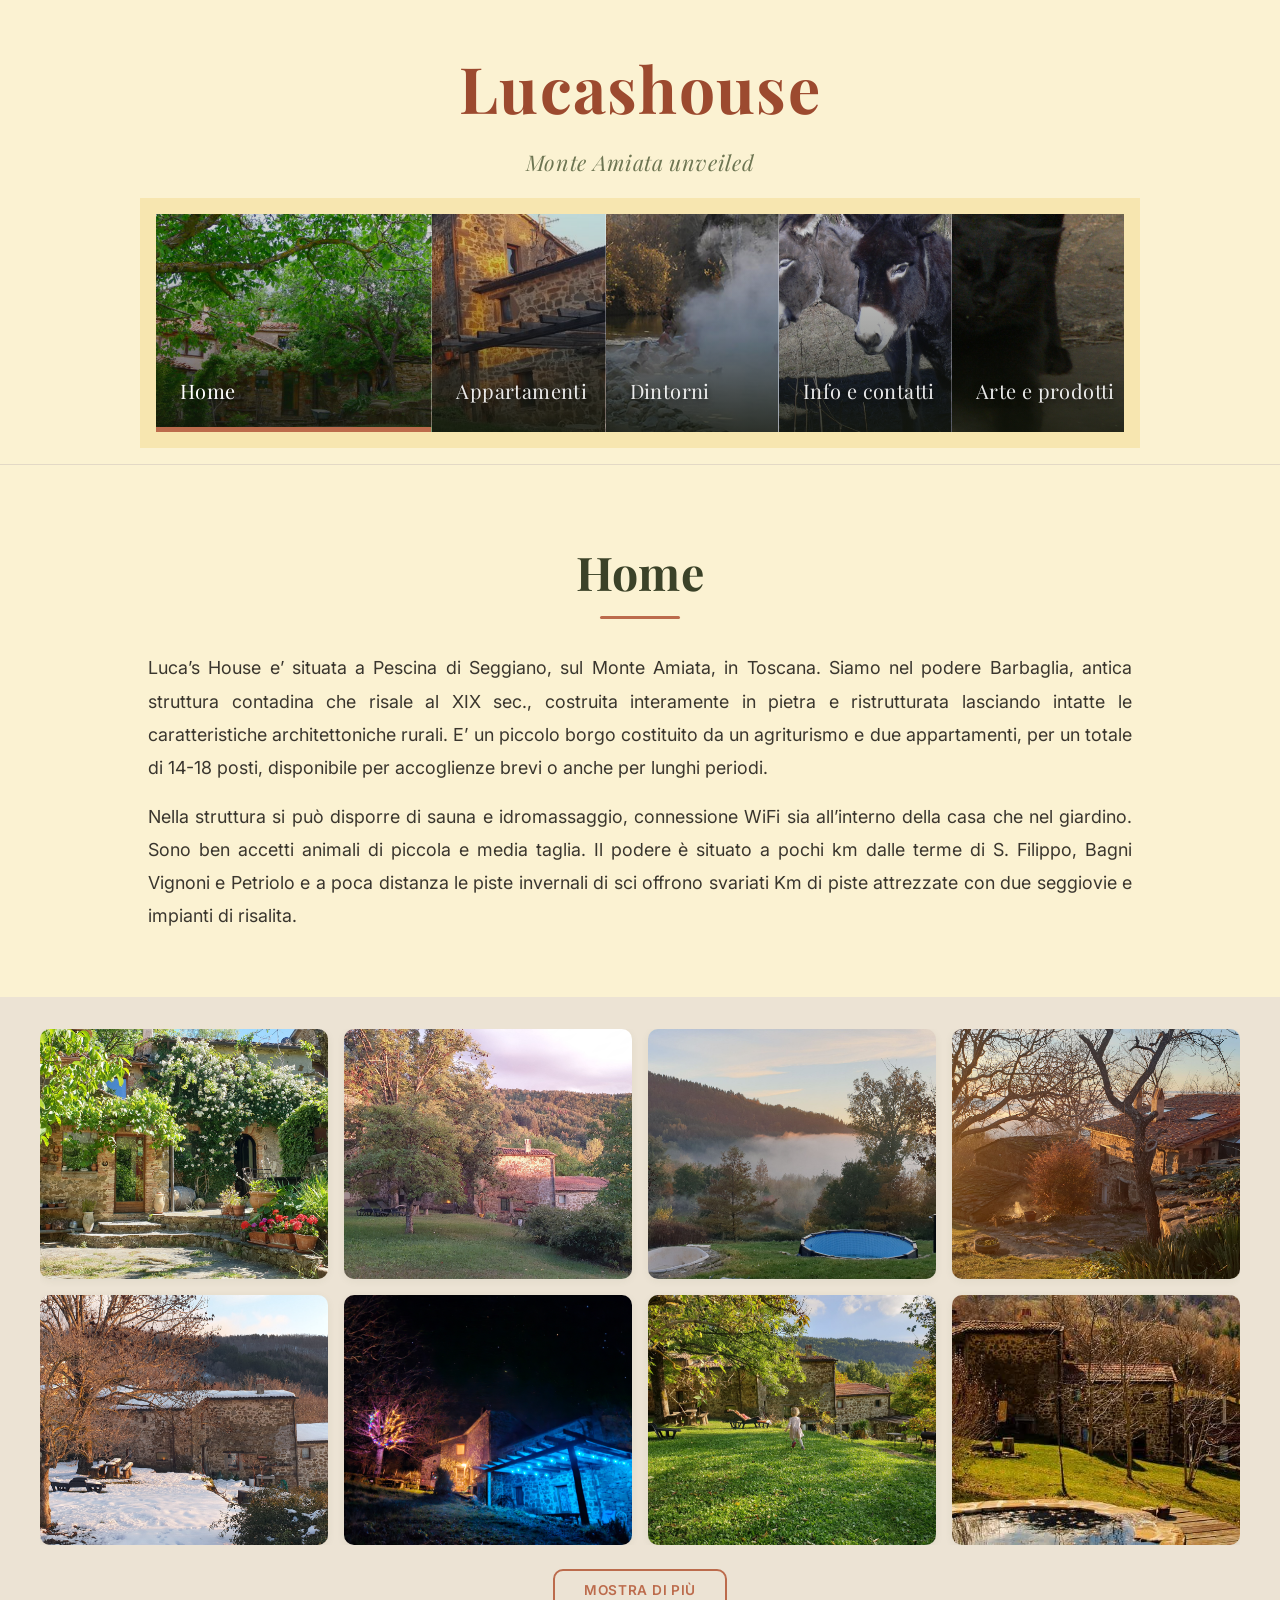
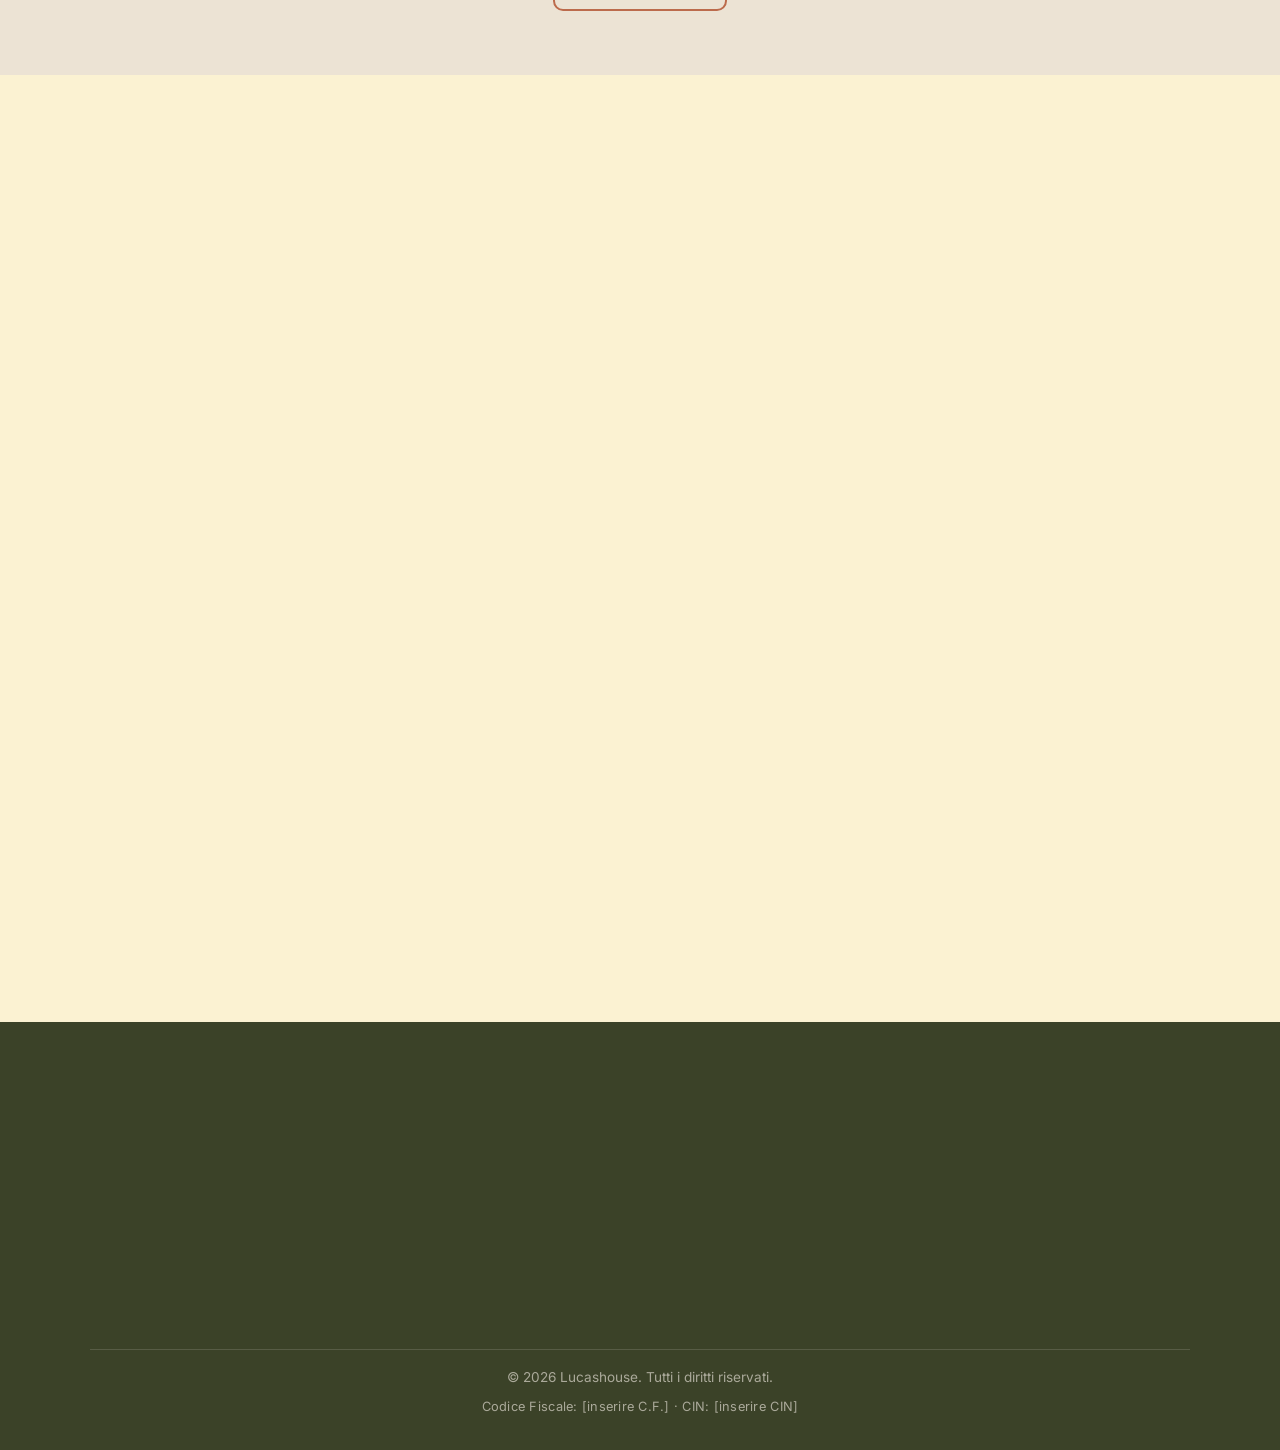
<file: index.html>
<!DOCTYPE html>
<html lang="it">

<head>
    <meta charset="UTF-8">
    <meta name="viewport" content="width=device-width, initial-scale=1.0, viewport-fit=cover">
    <meta name="theme-color" content="#fbf2d2">
    <meta name="description"
        content="Lucashouse, antico podere in pietra a Pescina di Seggiano sul Monte Amiata: appartamenti, sauna, idromassaggio e natura toscana.">
    <title>Lucashouse - Agriturismo in Toscana</title>
    <link rel="preconnect" href="https://fonts.googleapis.com">
    <link rel="preconnect" href="https://fonts.gstatic.com" crossorigin>
    <link
        href="https://fonts.googleapis.com/css2?family=Inter:wght@400;500;600&family=Playfair+Display:ital,wght@0,400;0,700;1,400&display=swap"
        rel="stylesheet">
    <link rel="stylesheet" href="https://cdnjs.cloudflare.com/ajax/libs/font-awesome/6.5.2/css/all.min.css">
    <link rel="stylesheet" href="styles/style.css">
</head>

<body>
    <a class="skip-link" href="#main">Vai al contenuto</a>
    <header>
        <div class="header-inner">
            <a href="index.html" class="logo">Lucashouse</a>
            <span class="logo-subtitle">Monte Amiata unveiled</span>

            <nav class="accordion-nav" aria-label="Navigazione principale">
                <a href="index.html" class="nav-item active" aria-current="page">
                    <span class="nav-text">Home</span>
                </a>
                <a href="apartments.html" class="nav-item">
                    <span class="nav-text">Appartamenti</span>
                </a>
                <a href="surroundings.html" class="nav-item">
                    <span class="nav-text">Dintorni</span>
                </a>
                <a href="info.html" class="nav-item">
                    <span class="nav-text">Info e contatti</span>
                </a>
                <a href="art.html" class="nav-item">
                    <span class="nav-text">Arte e prodotti</span>
                </a>
            </nav>
        </div>
    </header>

    <main id="main">
        <!-- Text Section 1 -->
        <section class="hero">
            <div class="content-text">
                <h1>Home</h1>
                <p>Luca’s House e’ situata a Pescina di Seggiano, sul Monte Amiata, in Toscana. Siamo nel podere
                    Barbaglia,
                    antica struttura contadina che risale al XIX sec., costruita interamente in pietra e ristrutturata
                    lasciando intatte le caratteristiche architettoniche rurali. E’ un piccolo borgo costituito da un
                    agriturismo e due appartamenti, per un totale di 14-18 posti, disponibile per accoglienze brevi o
                    anche
                    per lunghi periodi.</p>
                <p>Nella struttura si può disporre di sauna e idromassaggio, connessione WiFi sia all’interno della casa
                    che nel giardino. Sono ben accetti animali di piccola e media taglia. Il podere è situato a pochi km
                    dalle terme di S. Filippo, Bagni Vignoni e Petriolo e a poca distanza le piste invernali di sci
                    offrono
                    svariati Km di piste attrezzate con due seggiovie e impianti di risalita.</p>
            </div>
        </section>

        <!-- Gallery Section 1 -->
        <section class="content-gallery">
            <div class="gallery-container">
                <div class="gallery-grid collapsed" id="gallery1">
                    <img src="assets/1. Home/Home-s1-1.jpg" alt="Il podere in pietra visto dal giardino"
                        class="gallery-img" decoding="async">
                    <img src="assets/1. Home/Home-s1-2.jpg" alt="Scorcio del borgo di Lucashouse" class="gallery-img"
                        decoding="async">
                    <img src="assets/1. Home/Home-s1-3.jpg" alt="Dettaglio delle murature in pietra"
                        class="gallery-img" loading="lazy" decoding="async">
                    <img src="assets/1. Home/Home-s1-4.jpg" alt="Angolo del giardino attrezzato" class="gallery-img"
                        loading="lazy" decoding="async">
                    <img src="assets/1. Home/Home-s1-5.jpg" alt="Veduta della struttura" class="gallery-img"
                        loading="lazy" decoding="async">
                    <img src="assets/1. Home/Home-s1-6.jpg" alt="Interni dell'antico podere" class="gallery-img"
                        loading="lazy" decoding="async">
                    <img src="assets/1. Home/Home-s1-7.jpg" alt="Spazi comuni all'aperto" class="gallery-img"
                        loading="lazy" decoding="async">
                    <img src="assets/1. Home/Home-s1-8.jpg" alt="Il podere al tramonto" class="gallery-img"
                        loading="lazy" decoding="async">
                    <img src="assets/1. Home/Home-s1-9.jpeg" alt="Vista sulle colline circostanti" class="gallery-img"
                        loading="lazy" decoding="async">
                </div>
                <button type="button" class="show-more-btn" aria-controls="gallery1" aria-expanded="false"
                    onclick="toggleGallery('gallery1', this)">Mostra di più</button>
            </div>
        </section>

        <!-- Text Section 2 -->
        <section class="content-text">
            <h2>Immersi nella Natura</h2>
            <p>
                Il podere è completamente immerso nella natura, circondato dai campi coltivati biologicamente e dai
                boschi di pini e di castagni. E’ un luogo pensato per la pratica dello yoga, l’espressione artistica e
                il silenzio interiore.
                E’ uno spazio dedicato al benessere, alla presenza e alla riconnessione con se stessi, lontano dal
                rumore e
                dalla frenesia delle città. E’ un luogo ideale per osservare e incontrare caprioli, istrici, tassi,
                volpi e
                scoiattoli, poiane, sparvieri, e poi nugoli di lucciole e farfalle tra primavera e l’estate.
            </p>
            <p>
                Ideale per appassionati di bird-watching e trekking. Nelle vicinanze si pratica parapendio, equitazione
                per grandi e piccoli,
                mountain bike anche nei trails del Bike Park,e si puo’ camminare sospesi tra i grandi Faggi nel Parco
                Avventura.
            </p>
            <p>
                Grazie alla bellezza dei paesaggi è perfetta per organizzare Photo Tour, per accogliere ritiri yoga,
                pratiche di meditazione e workshop artistici in un’atmosfera intima e raccolta
            </p>
        </section>

        <!-- Gallery Section 2 -->
        <section class="content-gallery">
            <div class="gallery-container">
                <div class="gallery-grid collapsed" id="gallery2">
                    <img src="assets/1. Home/Home-s2-1.jpg" alt="Boschi di pini e castagni intorno al podere"
                        class="gallery-img" loading="lazy" decoding="async">
                    <img src="assets/1. Home/Home-s2-2.jpg" alt="Campi coltivati biologicamente" class="gallery-img"
                        loading="lazy" decoding="async">
                    <img src="assets/1. Home/Home-s2-3.jpg" alt="Sentiero nella natura del Monte Amiata"
                        class="gallery-img" loading="lazy" decoding="async">
                    <img src="assets/1. Home/Home-s2-4.jpg" alt="Paesaggio toscano al tramonto" class="gallery-img"
                        loading="lazy" decoding="async">
                </div>
                <button type="button" class="show-more-btn" aria-controls="gallery2" aria-expanded="false"
                    onclick="toggleGallery('gallery2', this)">Mostra di più</button>
            </div>
        </section>
    </main>

    <footer>
        <div class="footer-grid">
            <div class="footer-col">
                <h3>Lucashouse</h3>
                <p class="footer-tagline">Monte Amiata unveiled</p>
                <p>Antico podere in pietra immerso nella natura toscana, tra olivi e boschi del Monte Amiata.</p>
            </div>
            <div class="footer-col">
                <h4>Contatti</h4>
                <p><i class="fa-solid fa-location-dot"></i> Podere Barbaglia, 58038 Pescina Seggiano (GR)</p>
                <p><i class="fa-solid fa-phone"></i> <a href="tel:+393388843720">338 884 3720</a></p>
                <p><i class="fa-solid fa-envelope"></i> <a href="mailto:info@lucashouse.it">info@lucashouse.it</a></p>
            </div>
            <div class="footer-col">
                <h4>Esplora</h4>
                <ul>
                    <li><a href="index.html">Home</a></li>
                    <li><a href="apartments.html">Appartamenti</a></li>
                    <li><a href="surroundings.html">Dintorni</a></li>
                    <li><a href="info.html">Info e contatti</a></li>
                    <li><a href="art.html">Arte e prodotti</a></li>
                </ul>
                <div class="footer-social">
                    <a href="#" target="_blank" rel="noopener" aria-label="Airbnb"><i class="fa-brands fa-airbnb"></i></a>
                    <a href="#" target="_blank" rel="noopener" aria-label="Instagram"><i
                            class="fa-brands fa-instagram"></i></a>
                    <a href="#" target="_blank" rel="noopener" aria-label="Facebook"><i
                            class="fa-brands fa-facebook-f"></i></a>
                </div>
            </div>
        </div>
        <div class="footer-bottom">
            <p>&copy; 2026 Lucashouse. Tutti i diritti riservati.</p>
            <p class="footer-legal">Codice Fiscale: [inserire C.F.] &middot; CIN: [inserire CIN]</p>
        </div>
    </footer>

    <!-- Lightbox Modal -->
    <div id="lightbox" class="lightbox" role="dialog" aria-modal="true" aria-label="Galleria fotografica">
        <button type="button" class="close" aria-label="Chiudi la galleria">&times;</button>
        <button type="button" class="prev" aria-label="Foto precedente">&#10094;</button>
        <img class="lightbox-content" id="lightbox-img" alt="">
        <button type="button" class="next" aria-label="Foto successiva">&#10095;</button>
        <p class="lightbox-counter" id="lightbox-counter" aria-live="polite"></p>
    </div>

    <!-- Barra contatti rapidi (solo mobile) -->
    <nav class="mobile-cta" aria-label="Contatti rapidi">
        <a href="tel:+393388843720"><i class="fa-solid fa-phone" aria-hidden="true"></i><span>Chiama</span></a>
        <a href="mailto:info@lucashouse.it"><i class="fa-solid fa-envelope"
                aria-hidden="true"></i><span>Email</span></a>
        <a href="info.html#calendario" class="is-primary"><i class="fa-regular fa-calendar-check"
                aria-hidden="true"></i><span>Disponibilità</span></a>
    </nav>

    <script src="scripts/main.js"></script>
</body>

</html>
</file>
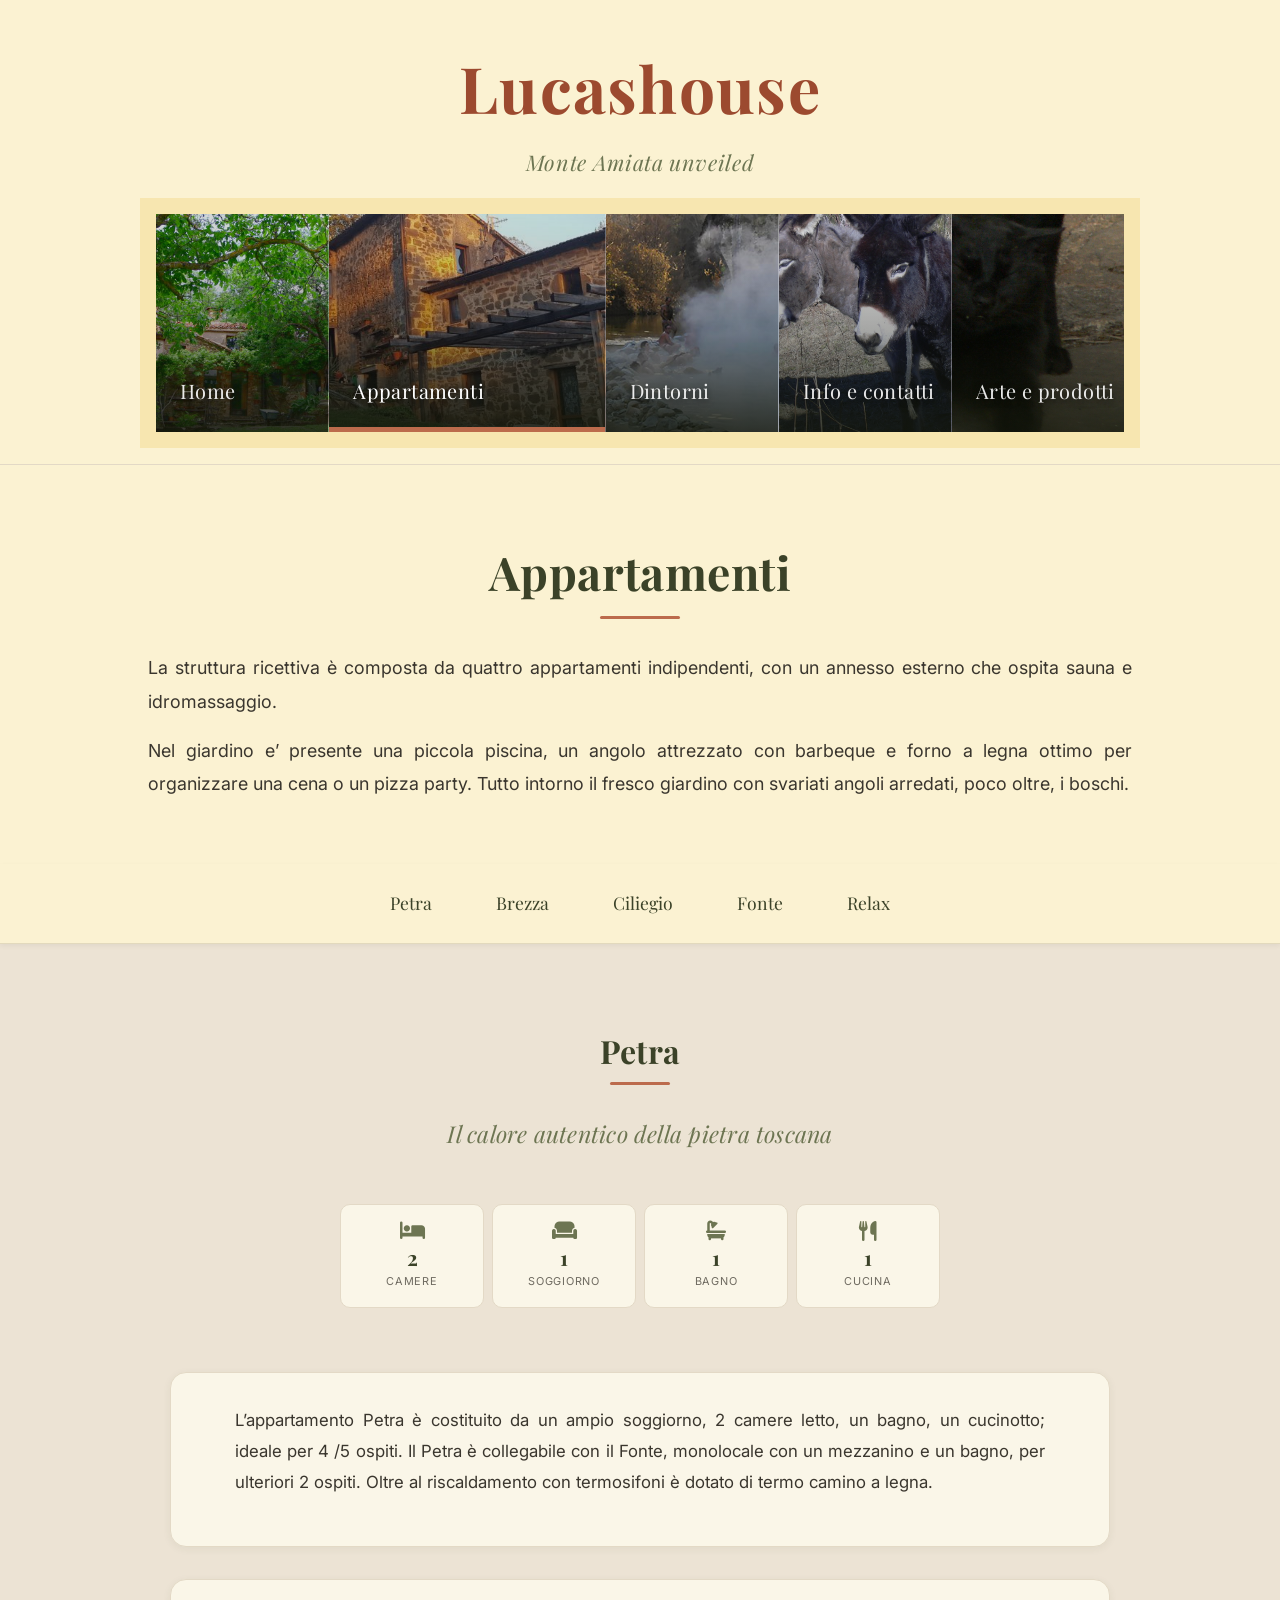
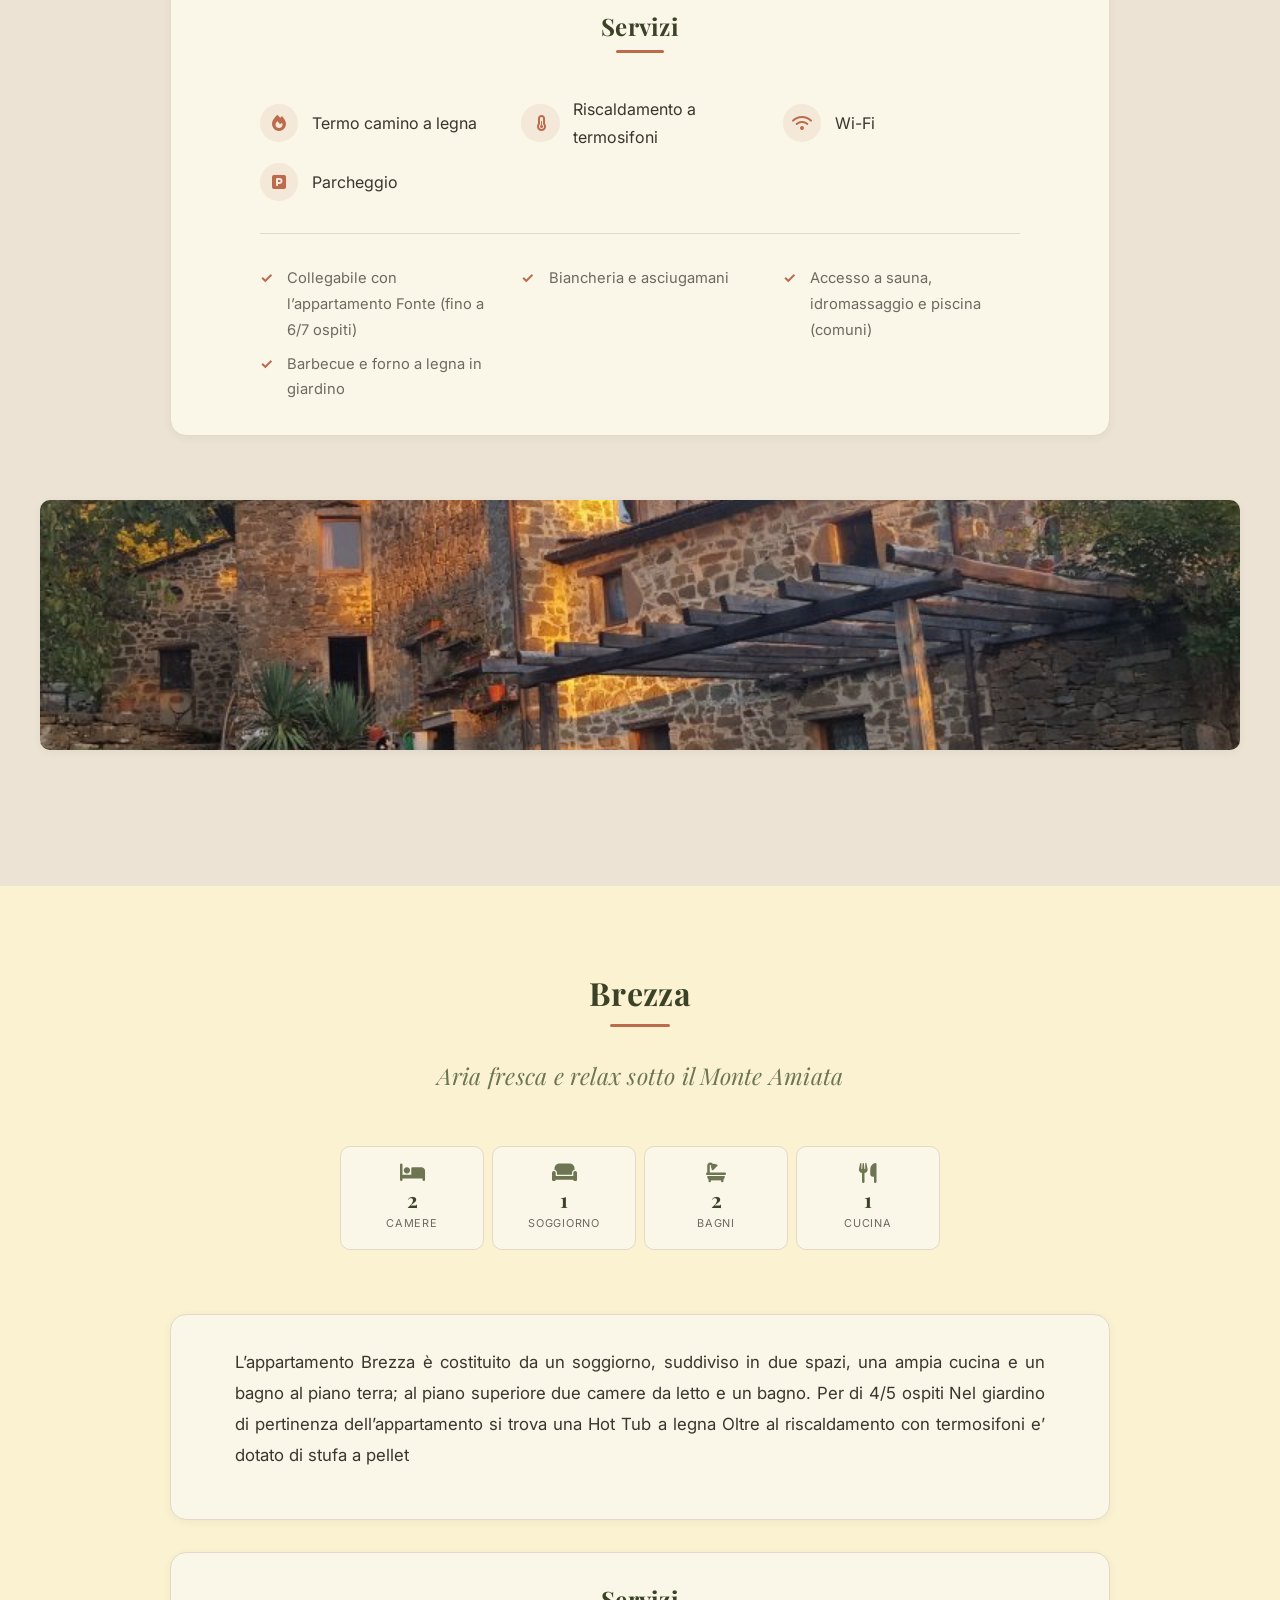
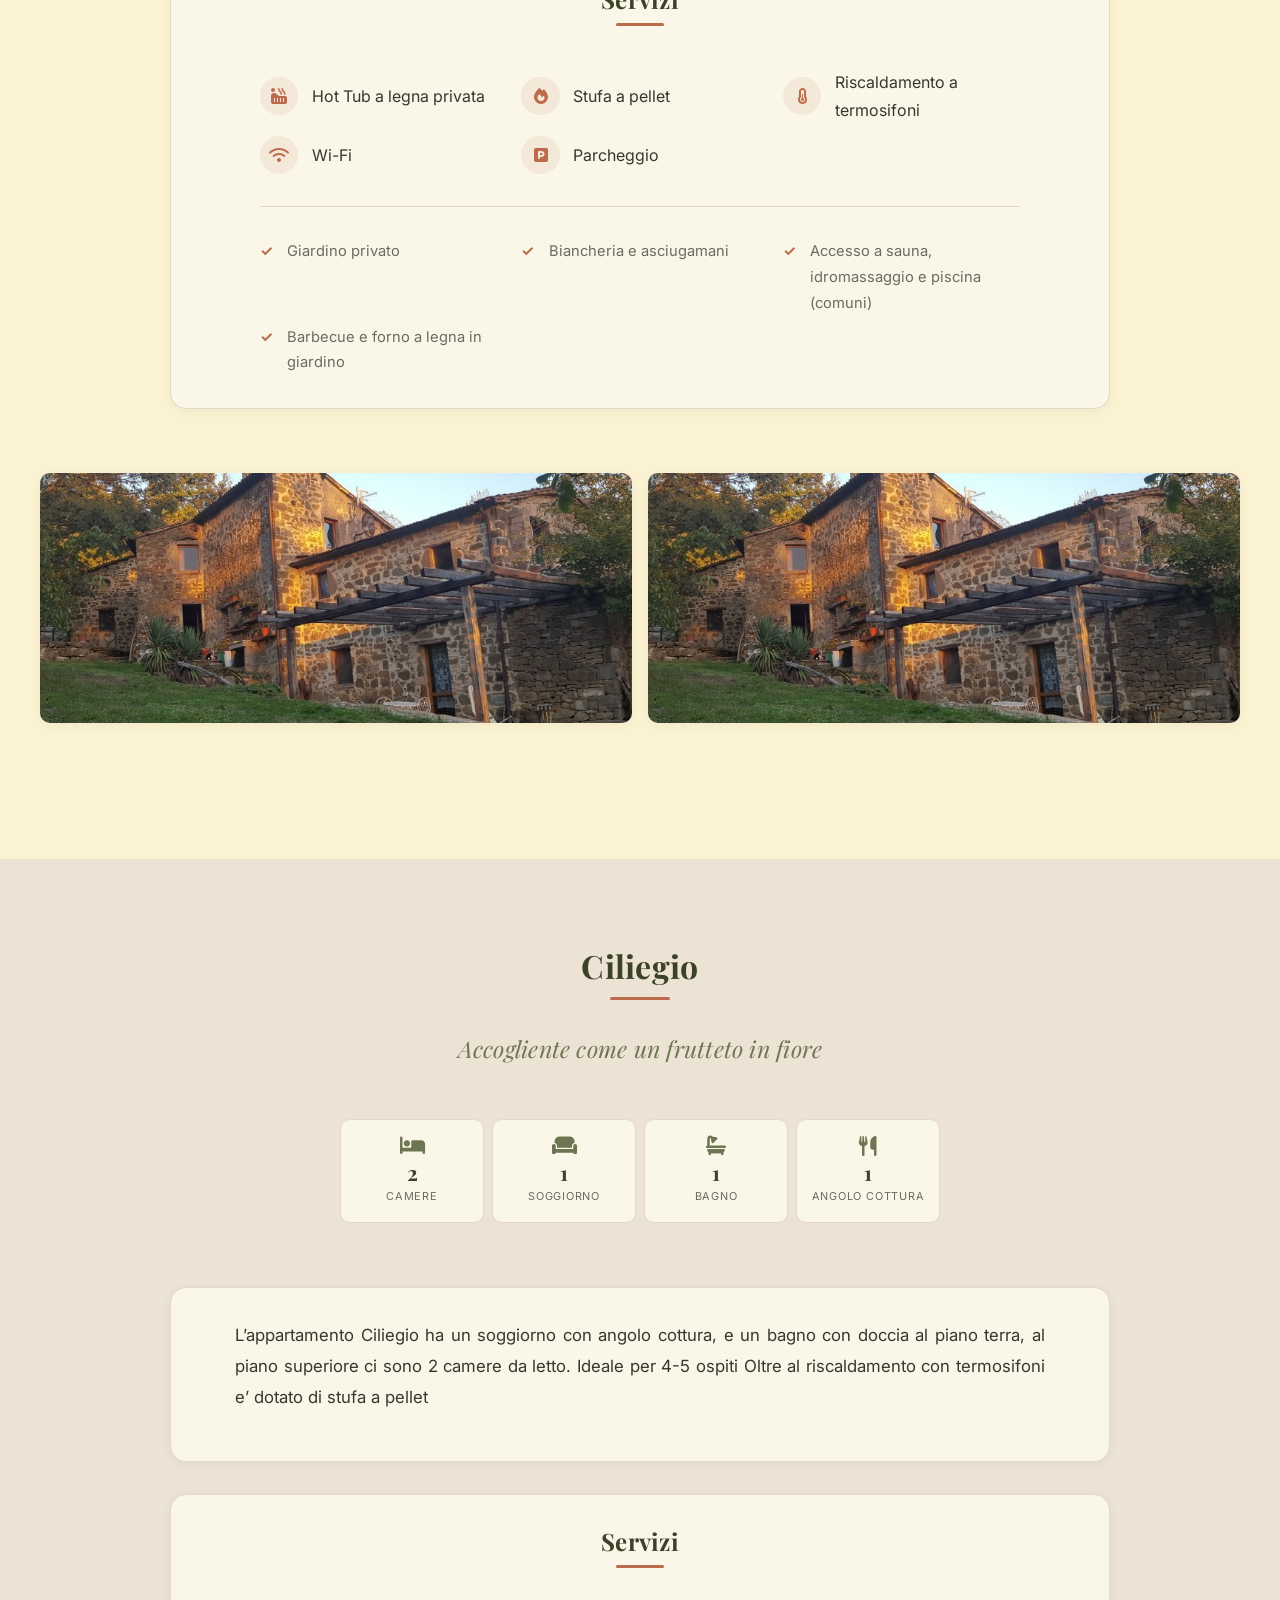
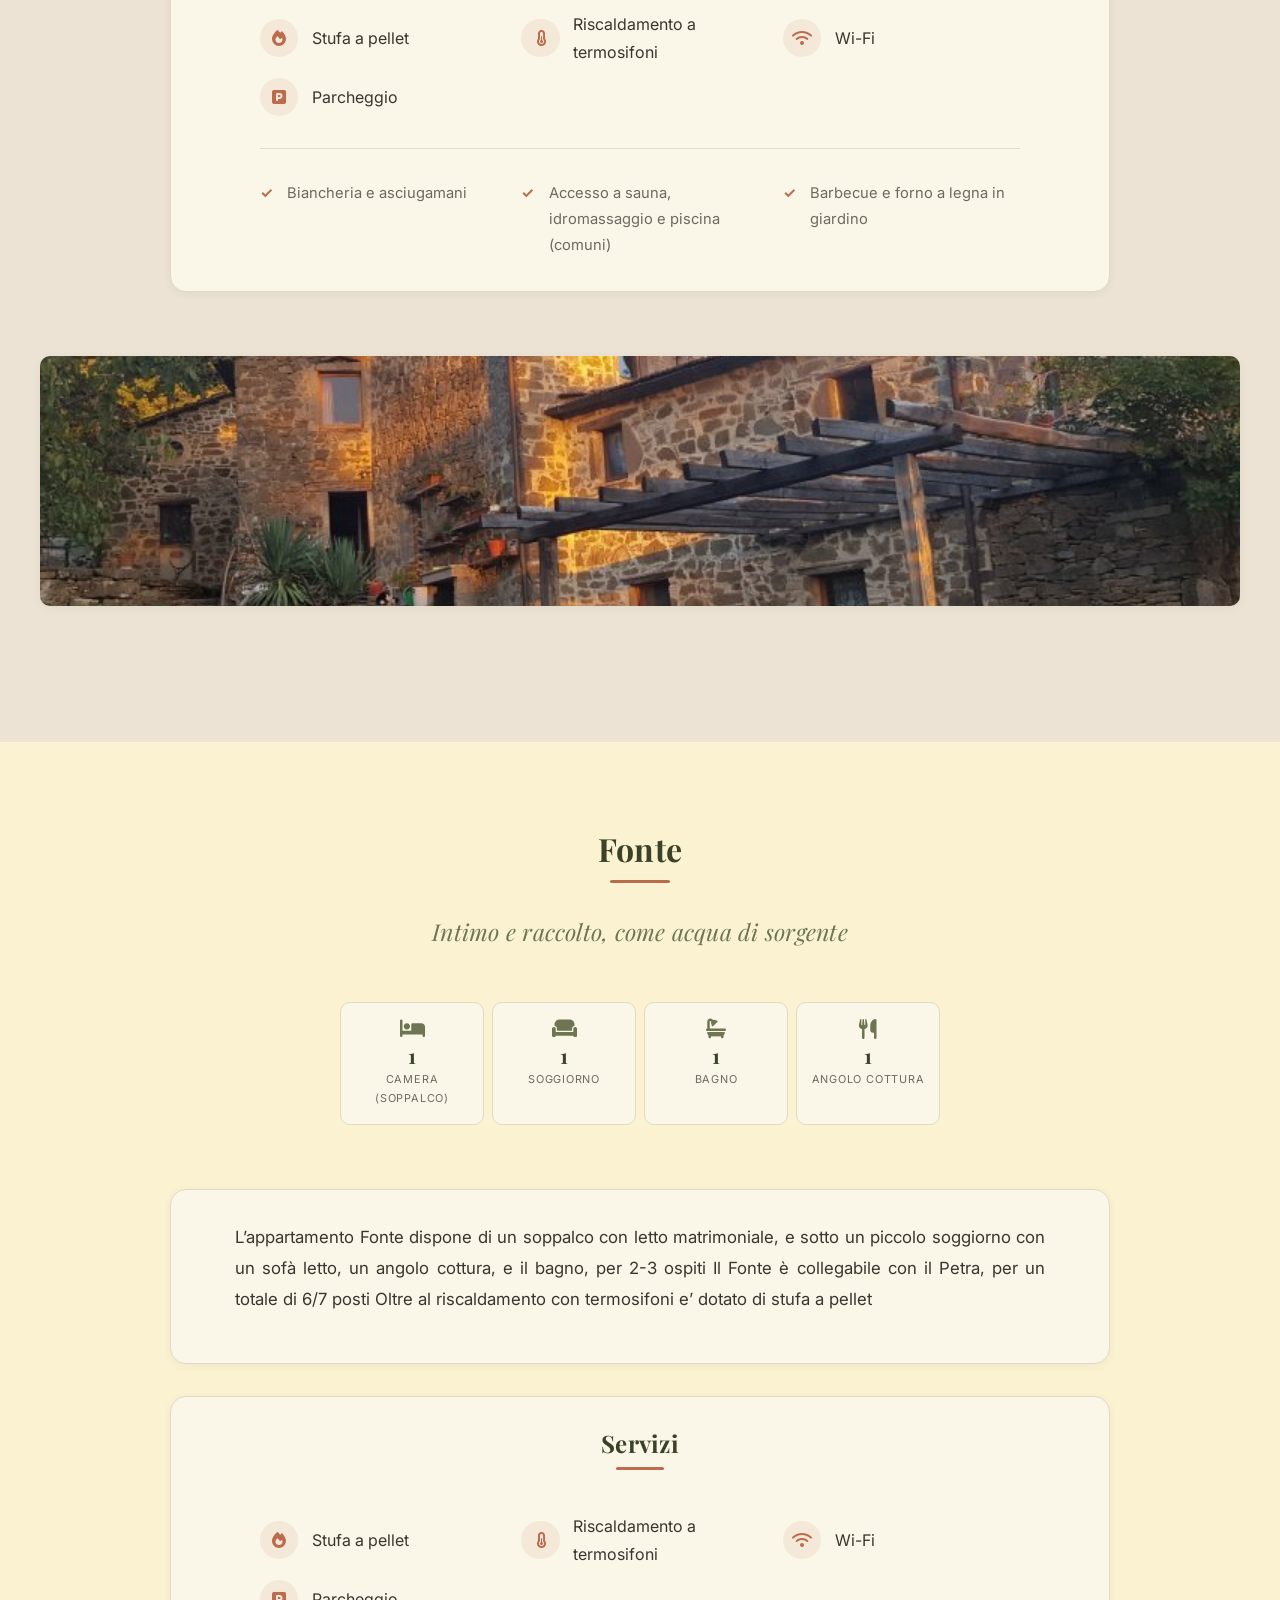
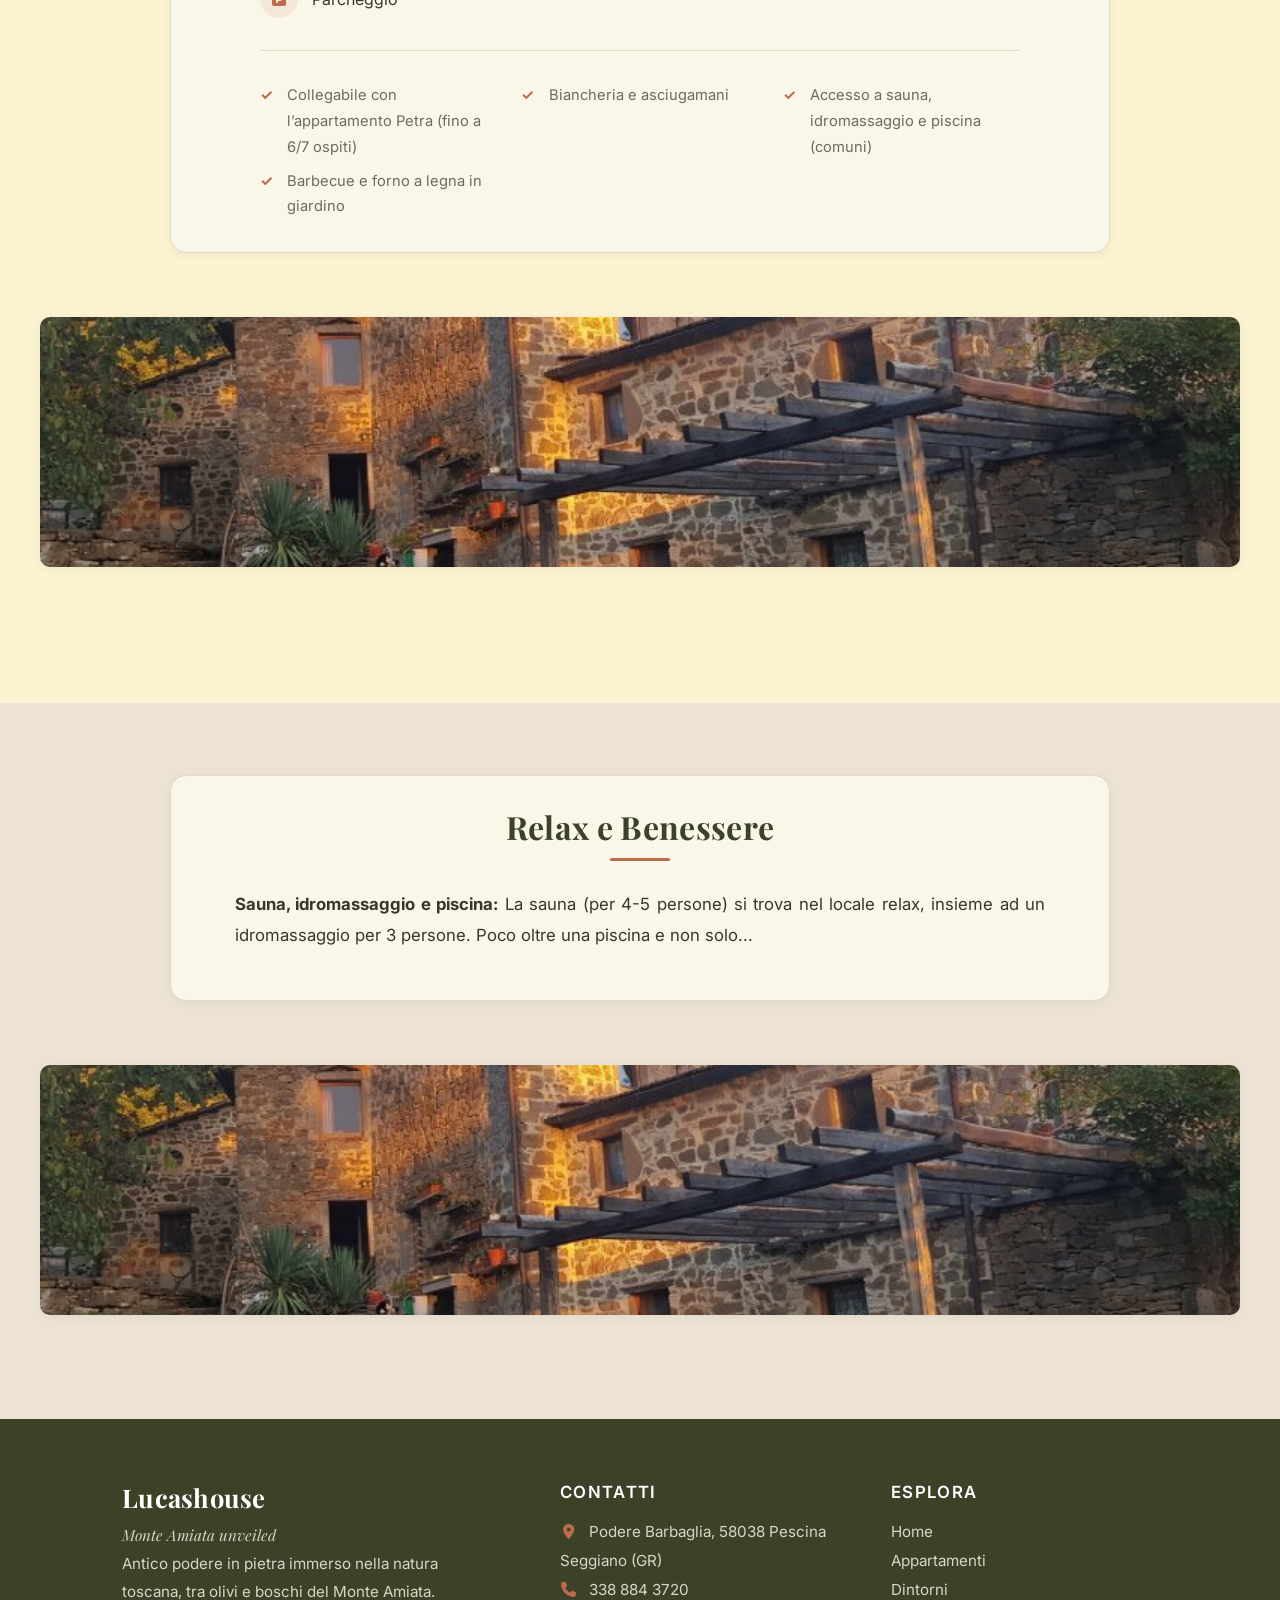
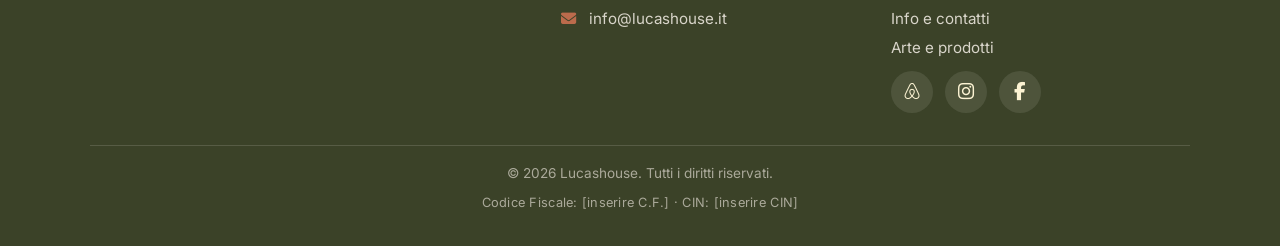
<file: apartments.html>
<!DOCTYPE html>
<html lang="it">

<head>
    <meta charset="UTF-8">
    <meta name="viewport" content="width=device-width, initial-scale=1.0, viewport-fit=cover">
    <meta name="theme-color" content="#fbf2d2">
    <meta name="description"
        content="I quattro appartamenti di Lucashouse — Petra, Brezza, Ciliegio e Fonte — con sauna, idromassaggio e piscina sul Monte Amiata.">
    <title>Appartamenti - Lucashouse</title>
    <link rel="preconnect" href="https://fonts.googleapis.com">
    <link rel="preconnect" href="https://fonts.gstatic.com" crossorigin>
    <link
        href="https://fonts.googleapis.com/css2?family=Inter:wght@400;600&family=Playfair+Display:ital,wght@0,400;0,700;1,400&display=swap"
        rel="stylesheet">
    <link rel="stylesheet" href="https://cdnjs.cloudflare.com/ajax/libs/font-awesome/6.5.2/css/all.min.css">
    <link rel="stylesheet" href="styles/style.css">
</head>

<body>
    <a class="skip-link" href="#main">Vai al contenuto</a>
    <header>
        <div class="header-inner">
            <a href="index.html" class="logo">Lucashouse</a>
            <span class="logo-subtitle">Monte Amiata unveiled</span>

            <nav class="accordion-nav" aria-label="Navigazione principale">
                <a href="index.html" class="nav-item">
                    <span class="nav-text">Home</span>
                </a>
                <a href="apartments.html" class="nav-item active" aria-current="page">
                    <span class="nav-text">Appartamenti</span>
                </a>
                <a href="surroundings.html" class="nav-item">
                    <span class="nav-text">Dintorni</span>
                </a>
                <a href="info.html" class="nav-item">
                    <span class="nav-text">Info e contatti</span>
                </a>
                <a href="art.html" class="nav-item">
                    <span class="nav-text">Arte e prodotti</span>
                </a>
            </nav>
        </div>
    </header>

    <main id="main">
        <section class="hero">
            <div class="content-text">
                <h1>Appartamenti</h1>
                <p>
                    La struttura ricettiva è composta da quattro appartamenti indipendenti, con un annesso esterno che
                    ospita sauna e idromassaggio.
                </p>
                <p>
                    Nel giardino e’ presente una piccola piscina, un angolo attrezzato con barbeque e forno a legna
                    ottimo per organizzare una cena o un pizza party.
                    Tutto intorno il fresco giardino con svariati angoli arredati, poco oltre, i boschi.
                </p>
            </div>
        </section>

        <!-- Secondary Navigation -->
        <div class="secondary-nav-container">
            <nav class="secondary-nav" aria-label="Appartamenti">
                <a href="#petra">Petra</a>
                <a href="#brezza">Brezza</a>
                <a href="#ciliegio">Ciliegio</a>
                <a href="#fonte">Fonte</a>
                <a href="#relax">Relax</a>
            </nav>
        </div>

        <section id="petra" class="page-section container apartment">
            <div class="content-text">
                <h2>Petra</h2>
                <p class="apartment-subtitle">Il calore autentico della pietra toscana</p>
            </div>

            <!-- 4 box icone -->
            <div class="apartment-specs">
                <div class="spec-box"><i class="fa-solid fa-bed"></i><span class="spec-num">2</span><span
                        class="spec-label">Camere</span></div>
                <div class="spec-box"><i class="fa-solid fa-couch"></i><span class="spec-num">1</span><span
                        class="spec-label">Soggiorno</span></div>
                <div class="spec-box"><i class="fa-solid fa-bath"></i><span class="spec-num">1</span><span
                        class="spec-label">Bagno</span></div>
                <div class="spec-box"><i class="fa-solid fa-utensils"></i><span class="spec-num">1</span><span
                        class="spec-label">Cucina</span></div>
            </div>

            <div class="content-text">
                <p>
                    L’appartamento Petra è costituito da un ampio soggiorno, 2 camere letto, un bagno, un cucinotto;
                    ideale per 4 /5 ospiti.
                    Il Petra è collegabile con il Fonte, monolocale con un mezzanino e un bagno, per ulteriori 2 ospiti.
                    Oltre al riscaldamento con termosifoni è dotato di termo camino a legna.
                </p>
            </div>

            <!-- Servizi -->
            <div class="apartment-services">
                <h3>Servizi</h3>
                <div class="service-icons">
                    <span class="service-item"><i class="fa-solid fa-fire"></i> Termo camino a legna</span>
                    <span class="service-item"><i class="fa-solid fa-temperature-half"></i> Riscaldamento a
                        termosifoni</span>
                    <span class="service-item"><i class="fa-solid fa-wifi"></i> Wi-Fi <!-- TODO confermare --></span>
                    <span class="service-item"><i class="fa-solid fa-square-parking"></i> Parcheggio
                        <!-- TODO confermare --></span>
                </div>
                <ul class="service-list">
                    <li>Collegabile con l’appartamento Fonte (fino a 6/7 ospiti)</li>
                    <li>Biancheria e asciugamani <!-- TODO confermare --></li>
                    <li>Accesso a sauna, idromassaggio e piscina (comuni)</li>
                    <li>Barbecue e forno a legna in giardino</li>
                </ul>
            </div>

            <!-- Galleria -->
            <div class="content-gallery">
                <div class="gallery-container">
                    <div class="gallery-grid collapsed" id="gallery-petra">
                        <img src="assets/nav/nav_la_casa.jpg" alt="Appartamento Petra" class="gallery-img"
                            loading="lazy" decoding="async">
                        <!-- altre immagini reali da inserire -->
                    </div>
                    <button type="button" class="show-more-btn" aria-controls="gallery-petra" aria-expanded="false"
                        onclick="toggleGallery('gallery-petra', this)">Mostra di più</button>
                </div>
            </div>
        </section>

        <section id="brezza" class="page-section container apartment">
            <div class="content-text">
                <h2>Brezza</h2>
                <p class="apartment-subtitle">Aria fresca e relax sotto il Monte Amiata</p>
            </div>

            <!-- 4 box icone -->
            <div class="apartment-specs">
                <div class="spec-box"><i class="fa-solid fa-bed"></i><span class="spec-num">2</span><span
                        class="spec-label">Camere</span></div>
                <div class="spec-box"><i class="fa-solid fa-couch"></i><span class="spec-num">1</span><span
                        class="spec-label">Soggiorno</span></div>
                <div class="spec-box"><i class="fa-solid fa-bath"></i><span class="spec-num">2</span><span
                        class="spec-label">Bagni</span></div>
                <div class="spec-box"><i class="fa-solid fa-utensils"></i><span class="spec-num">1</span><span
                        class="spec-label">Cucina</span></div>
            </div>

            <div class="content-text">
                <p>
                    L’appartamento Brezza è costituito da un soggiorno, suddiviso in due spazi, una ampia cucina e un
                    bagno al piano terra;
                    al piano superiore due camere da letto e un bagno. Per di 4/5 ospiti
                    Nel giardino di pertinenza dell’appartamento si trova una Hot Tub a legna
                    Oltre al riscaldamento con termosifoni e’ dotato di stufa a pellet
                </p>
            </div>

            <!-- Servizi -->
            <div class="apartment-services">
                <h3>Servizi</h3>
                <div class="service-icons">
                    <span class="service-item"><i class="fa-solid fa-hot-tub-person"></i> Hot Tub a legna privata</span>
                    <span class="service-item"><i class="fa-solid fa-fire"></i> Stufa a pellet</span>
                    <span class="service-item"><i class="fa-solid fa-temperature-half"></i> Riscaldamento a
                        termosifoni</span>
                    <span class="service-item"><i class="fa-solid fa-wifi"></i> Wi-Fi <!-- TODO confermare --></span>
                    <span class="service-item"><i class="fa-solid fa-square-parking"></i> Parcheggio
                        <!-- TODO confermare --></span>
                </div>
                <ul class="service-list">
                    <li>Giardino privato</li>
                    <li>Biancheria e asciugamani <!-- TODO confermare --></li>
                    <li>Accesso a sauna, idromassaggio e piscina (comuni)</li>
                    <li>Barbecue e forno a legna in giardino</li>
                </ul>
            </div>

            <!-- Galleria -->
            <div class="content-gallery">
                <div class="gallery-container">
                    <div class="gallery-grid collapsed" id="gallery-brezza">
                        <img src="assets/nav/nav_la_casa.jpg" alt="Appartamento Brezza" class="gallery-img"
                            loading="lazy" decoding="async">
                        <img src="assets/nav/nav_la_casa.jpg" alt="Giardino privato del Brezza" class="gallery-img"
                            loading="lazy" decoding="async">
                        <!-- altre immagini reali da inserire -->
                    </div>
                    <button type="button" class="show-more-btn" aria-controls="gallery-brezza" aria-expanded="false"
                        onclick="toggleGallery('gallery-brezza', this)">Mostra di più</button>
                </div>
            </div>
        </section>

        <section id="ciliegio" class="page-section container apartment">
            <div class="content-text">
                <h2>Ciliegio</h2>
                <p class="apartment-subtitle">Accogliente come un frutteto in fiore</p>
            </div>

            <!-- 4 box icone -->
            <div class="apartment-specs">
                <div class="spec-box"><i class="fa-solid fa-bed"></i><span class="spec-num">2</span><span
                        class="spec-label">Camere</span></div>
                <div class="spec-box"><i class="fa-solid fa-couch"></i><span class="spec-num">1</span><span
                        class="spec-label">Soggiorno</span></div>
                <div class="spec-box"><i class="fa-solid fa-bath"></i><span class="spec-num">1</span><span
                        class="spec-label">Bagno</span></div>
                <div class="spec-box"><i class="fa-solid fa-utensils"></i><span class="spec-num">1</span><span
                        class="spec-label">Angolo cottura</span></div>
            </div>

            <div class="content-text">
                <p>
                    L’appartamento Ciliegio ha un soggiorno con angolo cottura, e un bagno con doccia al piano terra,
                    al piano superiore ci sono 2 camere da letto. Ideale per 4-5 ospiti
                    Oltre al riscaldamento con termosifoni e’ dotato di stufa a pellet
                </p>
            </div>

            <!-- Servizi -->
            <div class="apartment-services">
                <h3>Servizi</h3>
                <div class="service-icons">
                    <span class="service-item"><i class="fa-solid fa-fire"></i> Stufa a pellet</span>
                    <span class="service-item"><i class="fa-solid fa-temperature-half"></i> Riscaldamento a
                        termosifoni</span>
                    <span class="service-item"><i class="fa-solid fa-wifi"></i> Wi-Fi <!-- TODO confermare --></span>
                    <span class="service-item"><i class="fa-solid fa-square-parking"></i> Parcheggio
                        <!-- TODO confermare --></span>
                </div>
                <ul class="service-list">
                    <li>Biancheria e asciugamani <!-- TODO confermare --></li>
                    <li>Accesso a sauna, idromassaggio e piscina (comuni)</li>
                    <li>Barbecue e forno a legna in giardino</li>
                </ul>
            </div>

            <!-- Galleria -->
            <div class="content-gallery">
                <div class="gallery-container">
                    <div class="gallery-grid collapsed" id="gallery-ciliegio">
                        <img src="assets/nav/nav_la_casa.jpg" alt="Appartamento Ciliegio" class="gallery-img"
                            loading="lazy" decoding="async">
                        <!-- altre immagini reali da inserire -->
                    </div>
                    <button type="button" class="show-more-btn" aria-controls="gallery-ciliegio" aria-expanded="false"
                        onclick="toggleGallery('gallery-ciliegio', this)">Mostra di più</button>
                </div>
            </div>
        </section>

        <section id="fonte" class="page-section container apartment">
            <div class="content-text">
                <h2>Fonte</h2>
                <p class="apartment-subtitle">Intimo e raccolto, come acqua di sorgente</p>
            </div>

            <!-- 4 box icone -->
            <div class="apartment-specs">
                <div class="spec-box"><i class="fa-solid fa-bed"></i><span class="spec-num">1</span><span
                        class="spec-label">Camera (soppalco)</span></div>
                <div class="spec-box"><i class="fa-solid fa-couch"></i><span class="spec-num">1</span><span
                        class="spec-label">Soggiorno</span></div>
                <div class="spec-box"><i class="fa-solid fa-bath"></i><span class="spec-num">1</span><span
                        class="spec-label">Bagno</span></div>
                <div class="spec-box"><i class="fa-solid fa-utensils"></i><span class="spec-num">1</span><span
                        class="spec-label">Angolo cottura</span></div>
            </div>

            <div class="content-text">
                <p>
                    L’appartamento Fonte dispone di un soppalco con letto matrimoniale, e sotto un piccolo soggiorno con
                    un sofà letto, un angolo cottura, e il bagno, per 2-3 ospiti
                    Il Fonte è collegabile con il Petra, per un totale di 6/7 posti
                    Oltre al riscaldamento con termosifoni e’ dotato di stufa a pellet
                </p>
            </div>

            <!-- Servizi -->
            <div class="apartment-services">
                <h3>Servizi</h3>
                <div class="service-icons">
                    <span class="service-item"><i class="fa-solid fa-fire"></i> Stufa a pellet</span>
                    <span class="service-item"><i class="fa-solid fa-temperature-half"></i> Riscaldamento a
                        termosifoni</span>
                    <span class="service-item"><i class="fa-solid fa-wifi"></i> Wi-Fi <!-- TODO confermare --></span>
                    <span class="service-item"><i class="fa-solid fa-square-parking"></i> Parcheggio
                        <!-- TODO confermare --></span>
                </div>
                <ul class="service-list">
                    <li>Collegabile con l’appartamento Petra (fino a 6/7 ospiti)</li>
                    <li>Biancheria e asciugamani <!-- TODO confermare --></li>
                    <li>Accesso a sauna, idromassaggio e piscina (comuni)</li>
                    <li>Barbecue e forno a legna in giardino</li>
                </ul>
            </div>

            <!-- Galleria -->
            <div class="content-gallery">
                <div class="gallery-container">
                    <div class="gallery-grid collapsed" id="gallery-fonte">
                        <img src="assets/nav/nav_la_casa.jpg" alt="Appartamento Fonte" class="gallery-img"
                            loading="lazy" decoding="async">
                        <!-- altre immagini reali da inserire -->
                    </div>
                    <button type="button" class="show-more-btn" aria-controls="gallery-fonte" aria-expanded="false"
                        onclick="toggleGallery('gallery-fonte', this)">Mostra di più</button>
                </div>
            </div>
        </section>

        <section id="relax" class="page-section container">
            <div class="content-text">
                <h2>Relax e Benessere</h2>
                <p><strong>Sauna, idromassaggio e piscina:</strong> La sauna (per 4-5 persone) si trova nel locale
                    relax, insieme ad un idromassaggio per 3 persone. Poco oltre una piscina e non
                    solo...</p>
            </div>
            <div class="content-gallery">
                <div class="gallery-grid">
                    <img src="assets/nav/nav_la_casa.jpg" alt="Area relax con sauna e idromassaggio"
                        class="gallery-img" loading="lazy" decoding="async">
                </div>
            </div>
        </section>

    </main>

    <footer>
        <div class="footer-grid">
            <div class="footer-col">
                <h3>Lucashouse</h3>
                <p class="footer-tagline">Monte Amiata unveiled</p>
                <p>Antico podere in pietra immerso nella natura toscana, tra olivi e boschi del Monte Amiata.</p>
            </div>
            <div class="footer-col">
                <h4>Contatti</h4>
                <p><i class="fa-solid fa-location-dot"></i> Podere Barbaglia, 58038 Pescina Seggiano (GR)</p>
                <p><i class="fa-solid fa-phone"></i> <a href="tel:+393388843720">338 884 3720</a></p>
                <p><i class="fa-solid fa-envelope"></i> <a href="mailto:info@lucashouse.it">info@lucashouse.it</a></p>
            </div>
            <div class="footer-col">
                <h4>Esplora</h4>
                <ul>
                    <li><a href="index.html">Home</a></li>
                    <li><a href="apartments.html">Appartamenti</a></li>
                    <li><a href="surroundings.html">Dintorni</a></li>
                    <li><a href="info.html">Info e contatti</a></li>
                    <li><a href="art.html">Arte e prodotti</a></li>
                </ul>
                <div class="footer-social">
                    <a href="#" target="_blank" rel="noopener" aria-label="Airbnb"><i class="fa-brands fa-airbnb"></i></a>
                    <a href="#" target="_blank" rel="noopener" aria-label="Instagram"><i
                            class="fa-brands fa-instagram"></i></a>
                    <a href="#" target="_blank" rel="noopener" aria-label="Facebook"><i
                            class="fa-brands fa-facebook-f"></i></a>
                </div>
            </div>
        </div>
        <div class="footer-bottom">
            <p>&copy; 2026 Lucashouse. Tutti i diritti riservati.</p>
            <p class="footer-legal">Codice Fiscale: [inserire C.F.] &middot; CIN: [inserire CIN]</p>
        </div>
    </footer>

    <!-- Lightbox Modal -->
    <div id="lightbox" class="lightbox" role="dialog" aria-modal="true" aria-label="Galleria fotografica">
        <button type="button" class="close" aria-label="Chiudi la galleria">&times;</button>
        <button type="button" class="prev" aria-label="Foto precedente">&#10094;</button>
        <img class="lightbox-content" id="lightbox-img" alt="">
        <button type="button" class="next" aria-label="Foto successiva">&#10095;</button>
        <p class="lightbox-counter" id="lightbox-counter" aria-live="polite"></p>
    </div>

    <!-- Barra contatti rapidi (solo mobile) -->
    <nav class="mobile-cta" aria-label="Contatti rapidi">
        <a href="tel:+393388843720"><i class="fa-solid fa-phone" aria-hidden="true"></i><span>Chiama</span></a>
        <a href="mailto:info@lucashouse.it"><i class="fa-solid fa-envelope"
                aria-hidden="true"></i><span>Email</span></a>
        <a href="info.html#calendario" class="is-primary"><i class="fa-regular fa-calendar-check"
                aria-hidden="true"></i><span>Disponibilità</span></a>
    </nav>

    <script src="scripts/main.js"></script>
</body>

</html>
</file>
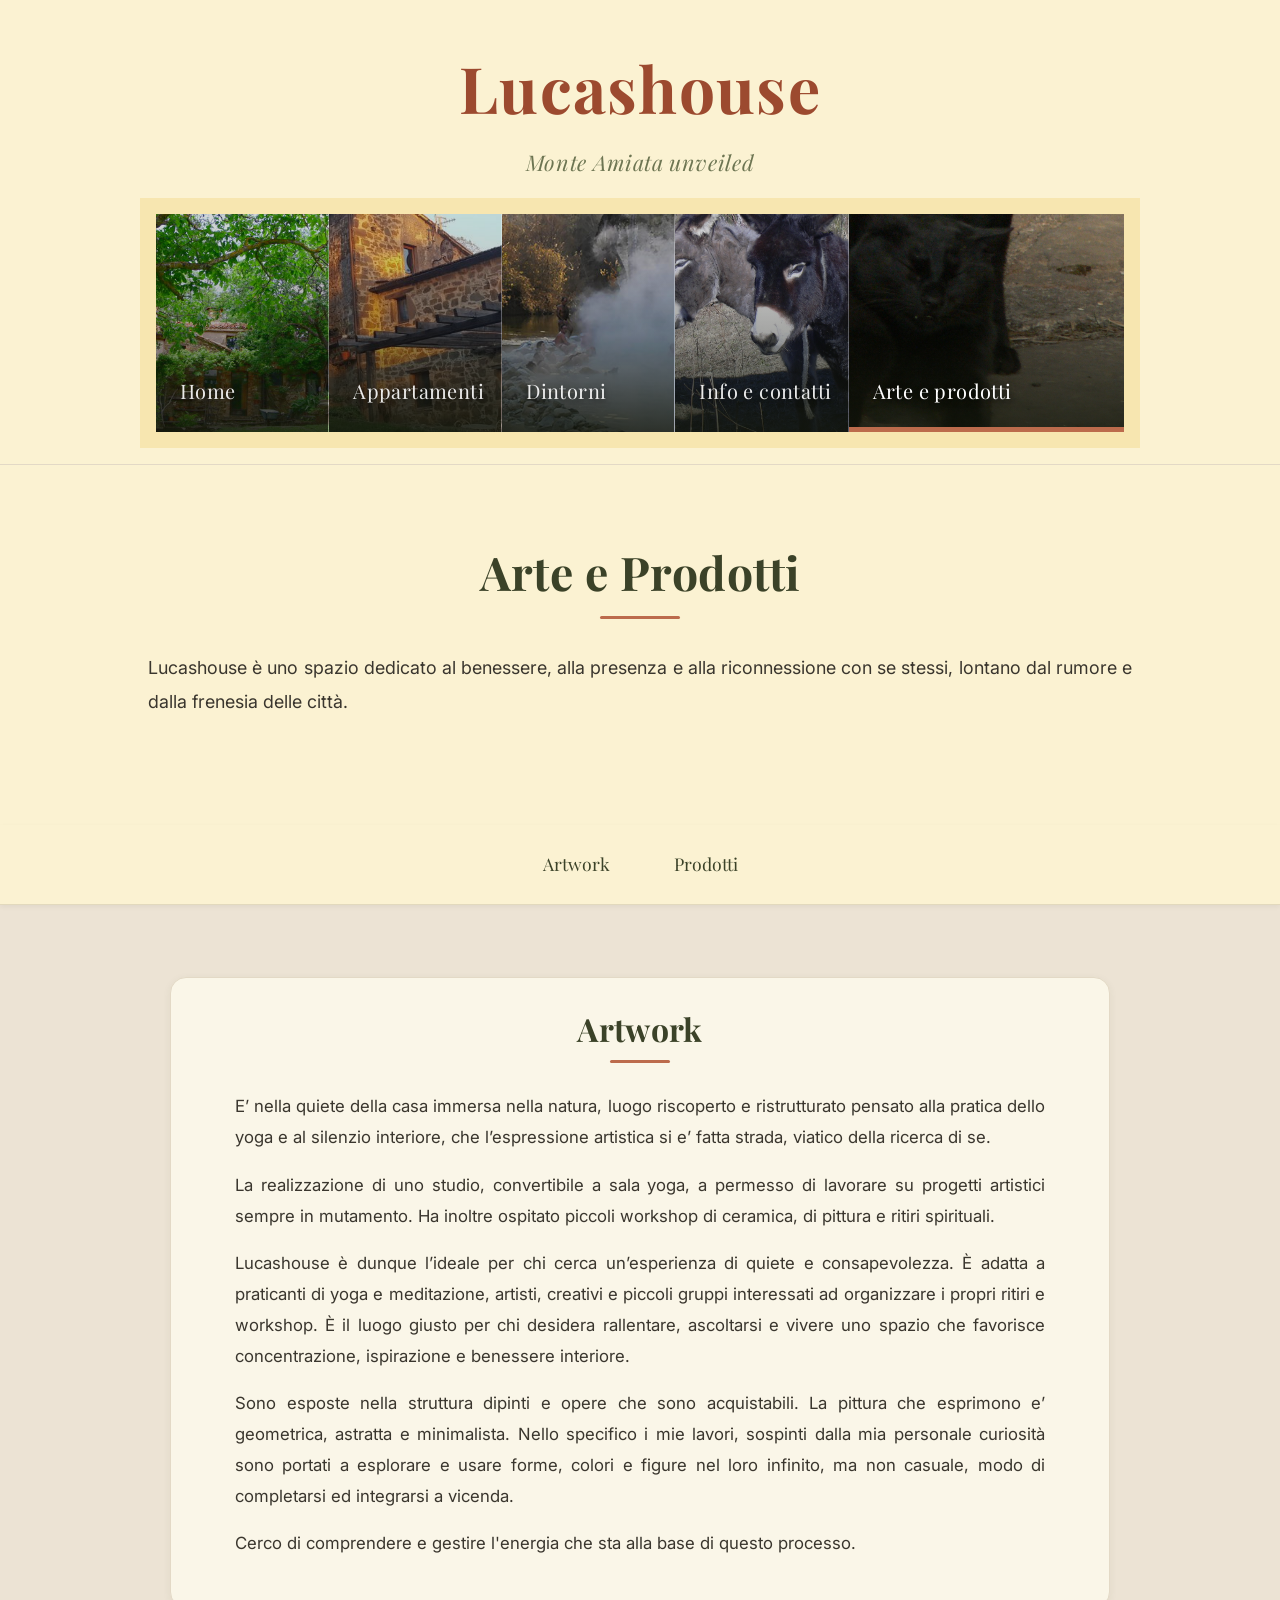
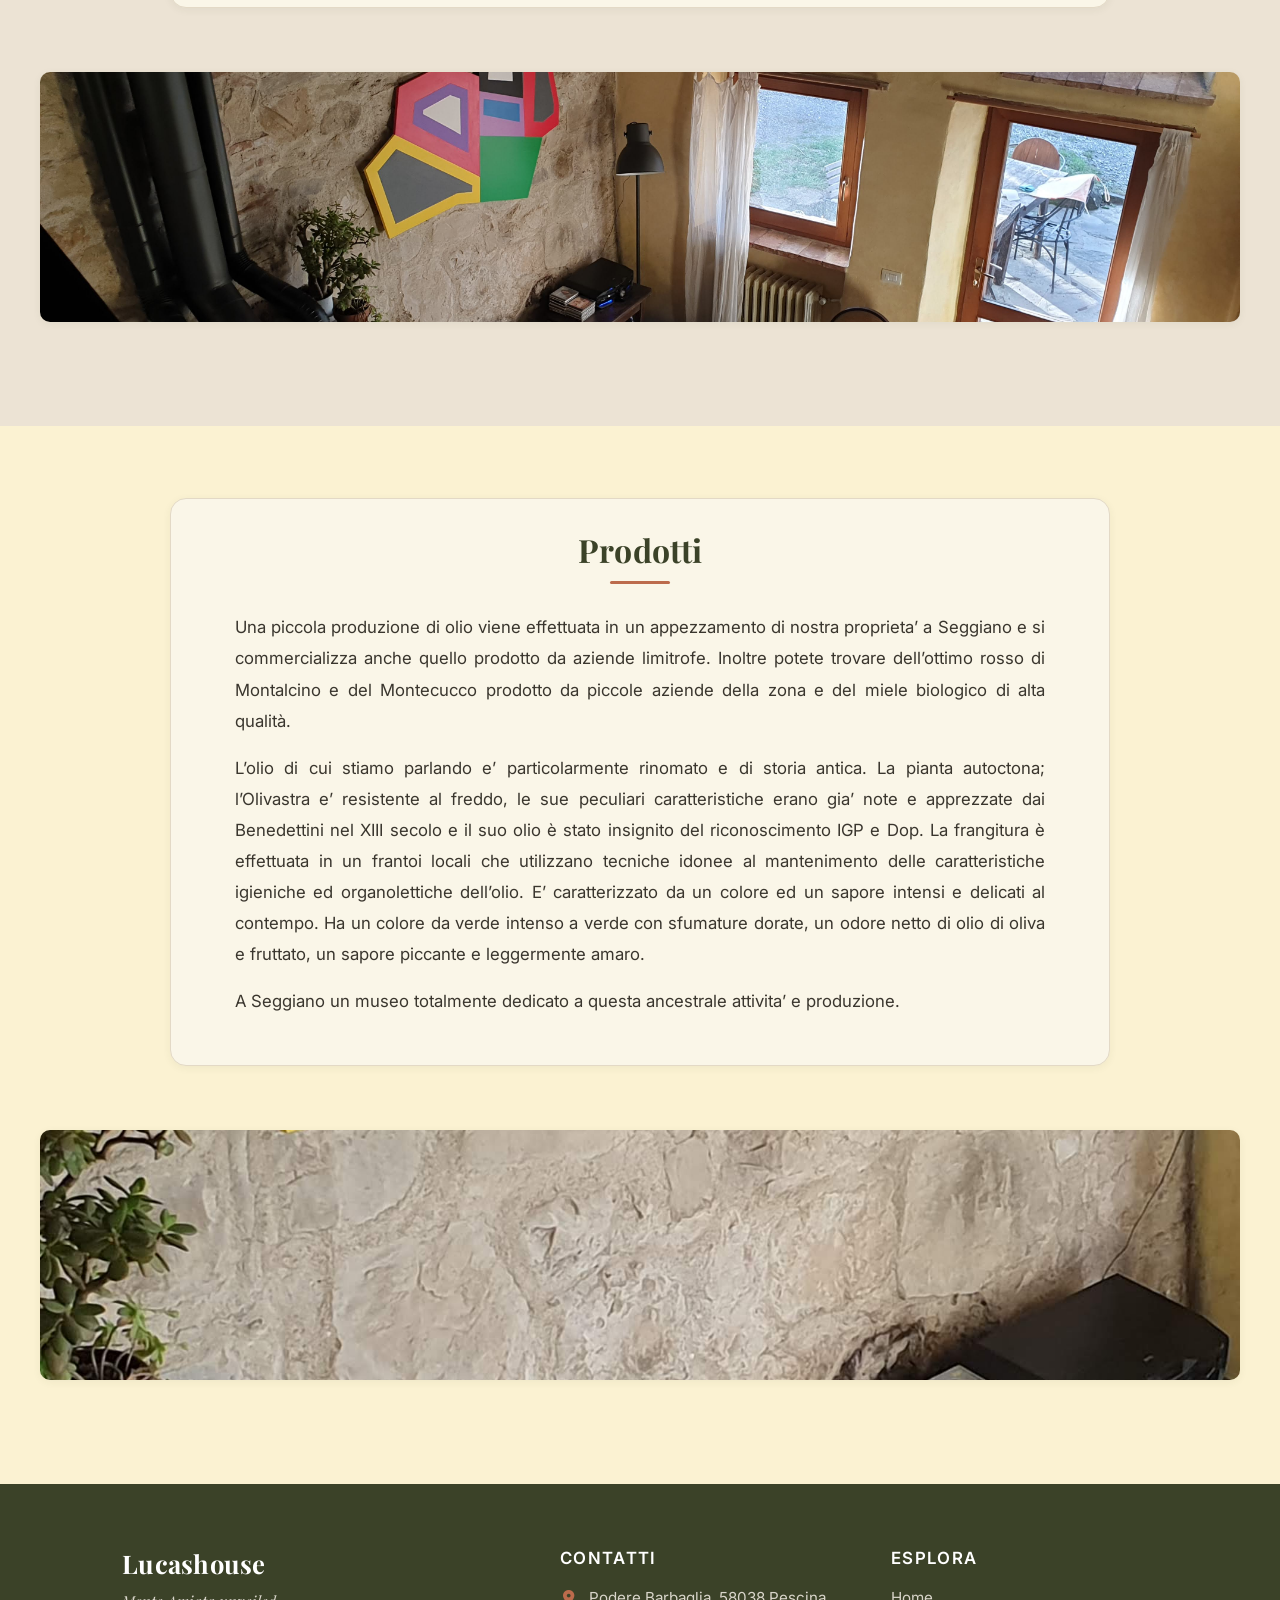
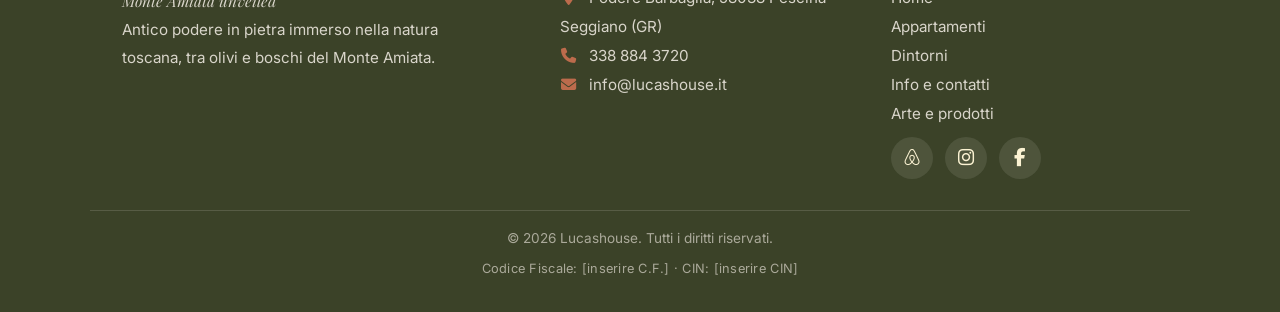
<file: art.html>
<!DOCTYPE html>
<html lang="it">

<head>
    <meta charset="UTF-8">
    <meta name="viewport" content="width=device-width, initial-scale=1.0, viewport-fit=cover">
    <meta name="theme-color" content="#fbf2d2">
    <meta name="description"
        content="Opere pittoriche, workshop e ritiri a Lucashouse, insieme a olio, vino e miele di produzione locale del Monte Amiata.">
    <title>Arte e prodotti - Lucashouse</title>
    <link rel="preconnect" href="https://fonts.googleapis.com">
    <link rel="preconnect" href="https://fonts.gstatic.com" crossorigin>
    <link
        href="https://fonts.googleapis.com/css2?family=Inter:wght@400;600&family=Playfair+Display:ital,wght@0,400;0,700;1,400&display=swap"
        rel="stylesheet">
    <link rel="stylesheet" href="https://cdnjs.cloudflare.com/ajax/libs/font-awesome/6.5.2/css/all.min.css">
    <link rel="stylesheet" href="styles/style.css">
</head>

<body>
    <a class="skip-link" href="#main">Vai al contenuto</a>
    <header>
        <div class="header-inner">
            <a href="index.html" class="logo">Lucashouse</a>
            <span class="logo-subtitle">Monte Amiata unveiled</span>

            <nav class="accordion-nav" aria-label="Navigazione principale">
                <a href="index.html" class="nav-item">
                    <span class="nav-text">Home</span>
                </a>
                <a href="apartments.html" class="nav-item">
                    <span class="nav-text">Appartamenti</span>
                </a>
                <a href="surroundings.html" class="nav-item">
                    <span class="nav-text">Dintorni</span>
                </a>
                <a href="info.html" class="nav-item">
                    <span class="nav-text">Info e contatti</span>
                </a>
                <a href="art.html" class="nav-item active" aria-current="page">
                    <span class="nav-text">Arte e prodotti</span>
                </a>
            </nav>
        </div>
    </header>

    <main id="main">
            <section class="hero">
                <div class="content-text">
                    <h1>Arte e Prodotti</h1>
                    <p>Lucashouse è uno spazio dedicato al benessere, alla presenza e alla riconnessione con se stessi,
                        lontano dal rumore e dalla frenesia delle città.</p>
                </div>
            </section>

            <!-- Secondary Navigation -->
            <div class="secondary-nav-container">
                <nav class="secondary-nav" aria-label="Sezioni della pagina">
                    <a href="#artwork">Artwork</a>
                    <a href="#prodotti">Prodotti</a>
                </nav>
            </div>

            <section id="artwork" class="page-section container">
                <div class="content-text">
                    <h2>Artwork</h2>
                    <p>E’ nella quiete della casa immersa nella natura, luogo riscoperto e ristrutturato pensato alla
                        pratica dello yoga e al silenzio interiore, che l’espressione artistica si e’ fatta strada,
                        viatico della ricerca di se.</p>
                    <p>La realizzazione di uno studio, convertibile a sala yoga, a permesso di lavorare su progetti
                        artistici sempre in mutamento. Ha inoltre ospitato piccoli workshop di ceramica, di pittura e
                        ritiri spirituali.</p>
                    <p>Lucashouse è dunque l’ideale per chi cerca un’esperienza di quiete e consapevolezza. È adatta a
                        praticanti di yoga e meditazione, artisti, creativi e piccoli gruppi interessati ad organizzare
                        i propri ritiri e workshop. È il luogo giusto per chi desidera rallentare, ascoltarsi e vivere
                        uno spazio che favorisce concentrazione, ispirazione e benessere interiore.</p>
                    <p>Sono esposte nella struttura dipinti e opere che sono acquistabili. La pittura che esprimono e’
                        geometrica, astratta e minimalista. Nello specifico i mie lavori, sospinti dalla mia personale
                        curiosità sono portati a esplorare e usare forme, colori e figure nel loro infinito, ma non
                        casuale, modo di completarsi ed integrarsi a vicenda.</p>
                    <p>Cerco di comprendere e gestire l'energia che sta alla base di questo processo.</p>
                </div>
                <div class="content-gallery">
                    <div class="gallery-grid">
                        <img src="assets/6. Artworks/20191227_095938.jpg" alt="Opera pittorica geometrica e astratta"
                            class="gallery-img" loading="lazy" decoding="async">
                    </div>
                </div>
            </section>

            <section id="prodotti" class="page-section container">
                <div class="content-text">
                    <h2>Prodotti</h2>
                    <p>Una piccola produzione di olio viene effettuata in un appezzamento di nostra proprieta’ a
                        Seggiano e si commercializza anche quello prodotto da aziende limitrofe. Inoltre potete trovare
                        dell’ottimo rosso di Montalcino e del Montecucco prodotto da piccole aziende della zona e del
                        miele biologico di alta qualità.</p>
                    <p>L’olio di cui stiamo parlando e’ particolarmente rinomato e di storia antica. La pianta
                        autoctona; l’Olivastra e’ resistente al freddo, le sue peculiari caratteristiche erano gia’ note
                        e apprezzate dai Benedettini nel XIII secolo e il suo olio è stato insignito del riconoscimento
                        IGP e Dop. La frangitura è effettuata in un frantoi locali che utilizzano tecniche idonee al
                        mantenimento delle caratteristiche igieniche ed organolettiche dell’olio. E’ caratterizzato da
                        un colore ed un sapore intensi e delicati al contempo. Ha un colore da verde intenso a verde con
                        sfumature dorate, un odore netto di olio di oliva e fruttato, un sapore piccante e leggermente
                        amaro.</p>
                    <p>A Seggiano un museo totalmente dedicato a questa ancestrale attivita’ e produzione.</p>
                </div>
                <div class="content-gallery">
                    <div class="gallery-grid">
                        <img src="assets/6. Artworks/20200115_201711.jpg" alt="Olio, vino e miele di produzione locale"
                            class="gallery-img" loading="lazy" decoding="async">
                    </div>
                </div>
            </section>
    </main>

    <footer>
        <div class="footer-grid">
            <div class="footer-col">
                <h3>Lucashouse</h3>
                <p class="footer-tagline">Monte Amiata unveiled</p>
                <p>Antico podere in pietra immerso nella natura toscana, tra olivi e boschi del Monte Amiata.</p>
            </div>
            <div class="footer-col">
                <h4>Contatti</h4>
                <p><i class="fa-solid fa-location-dot"></i> Podere Barbaglia, 58038 Pescina Seggiano (GR)</p>
                <p><i class="fa-solid fa-phone"></i> <a href="tel:+393388843720">338 884 3720</a></p>
                <p><i class="fa-solid fa-envelope"></i> <a href="mailto:info@lucashouse.it">info@lucashouse.it</a></p>
            </div>
            <div class="footer-col">
                <h4>Esplora</h4>
                <ul>
                    <li><a href="index.html">Home</a></li>
                    <li><a href="apartments.html">Appartamenti</a></li>
                    <li><a href="surroundings.html">Dintorni</a></li>
                    <li><a href="info.html">Info e contatti</a></li>
                    <li><a href="art.html">Arte e prodotti</a></li>
                </ul>
                <div class="footer-social">
                    <a href="#" target="_blank" rel="noopener" aria-label="Airbnb"><i class="fa-brands fa-airbnb"></i></a>
                    <a href="#" target="_blank" rel="noopener" aria-label="Instagram"><i
                            class="fa-brands fa-instagram"></i></a>
                    <a href="#" target="_blank" rel="noopener" aria-label="Facebook"><i
                            class="fa-brands fa-facebook-f"></i></a>
                </div>
            </div>
        </div>
        <div class="footer-bottom">
            <p>&copy; 2026 Lucashouse. Tutti i diritti riservati.</p>
            <p class="footer-legal">Codice Fiscale: [inserire C.F.] &middot; CIN: [inserire CIN]</p>
        </div>
    </footer>

    <!-- Lightbox Modal -->
    <div id="lightbox" class="lightbox" role="dialog" aria-modal="true" aria-label="Galleria fotografica">
        <button type="button" class="close" aria-label="Chiudi la galleria">&times;</button>
        <button type="button" class="prev" aria-label="Foto precedente">&#10094;</button>
        <img class="lightbox-content" id="lightbox-img" alt="">
        <button type="button" class="next" aria-label="Foto successiva">&#10095;</button>
        <p class="lightbox-counter" id="lightbox-counter" aria-live="polite"></p>
    </div>

    <!-- Barra contatti rapidi (solo mobile) -->
    <nav class="mobile-cta" aria-label="Contatti rapidi">
        <a href="tel:+393388843720"><i class="fa-solid fa-phone" aria-hidden="true"></i><span>Chiama</span></a>
        <a href="mailto:info@lucashouse.it"><i class="fa-solid fa-envelope"
                aria-hidden="true"></i><span>Email</span></a>
        <a href="info.html#calendario" class="is-primary"><i class="fa-regular fa-calendar-check"
                aria-hidden="true"></i><span>Disponibilità</span></a>
    </nav>

    <script src="scripts/main.js"></script>
</body>

</html>
</file>
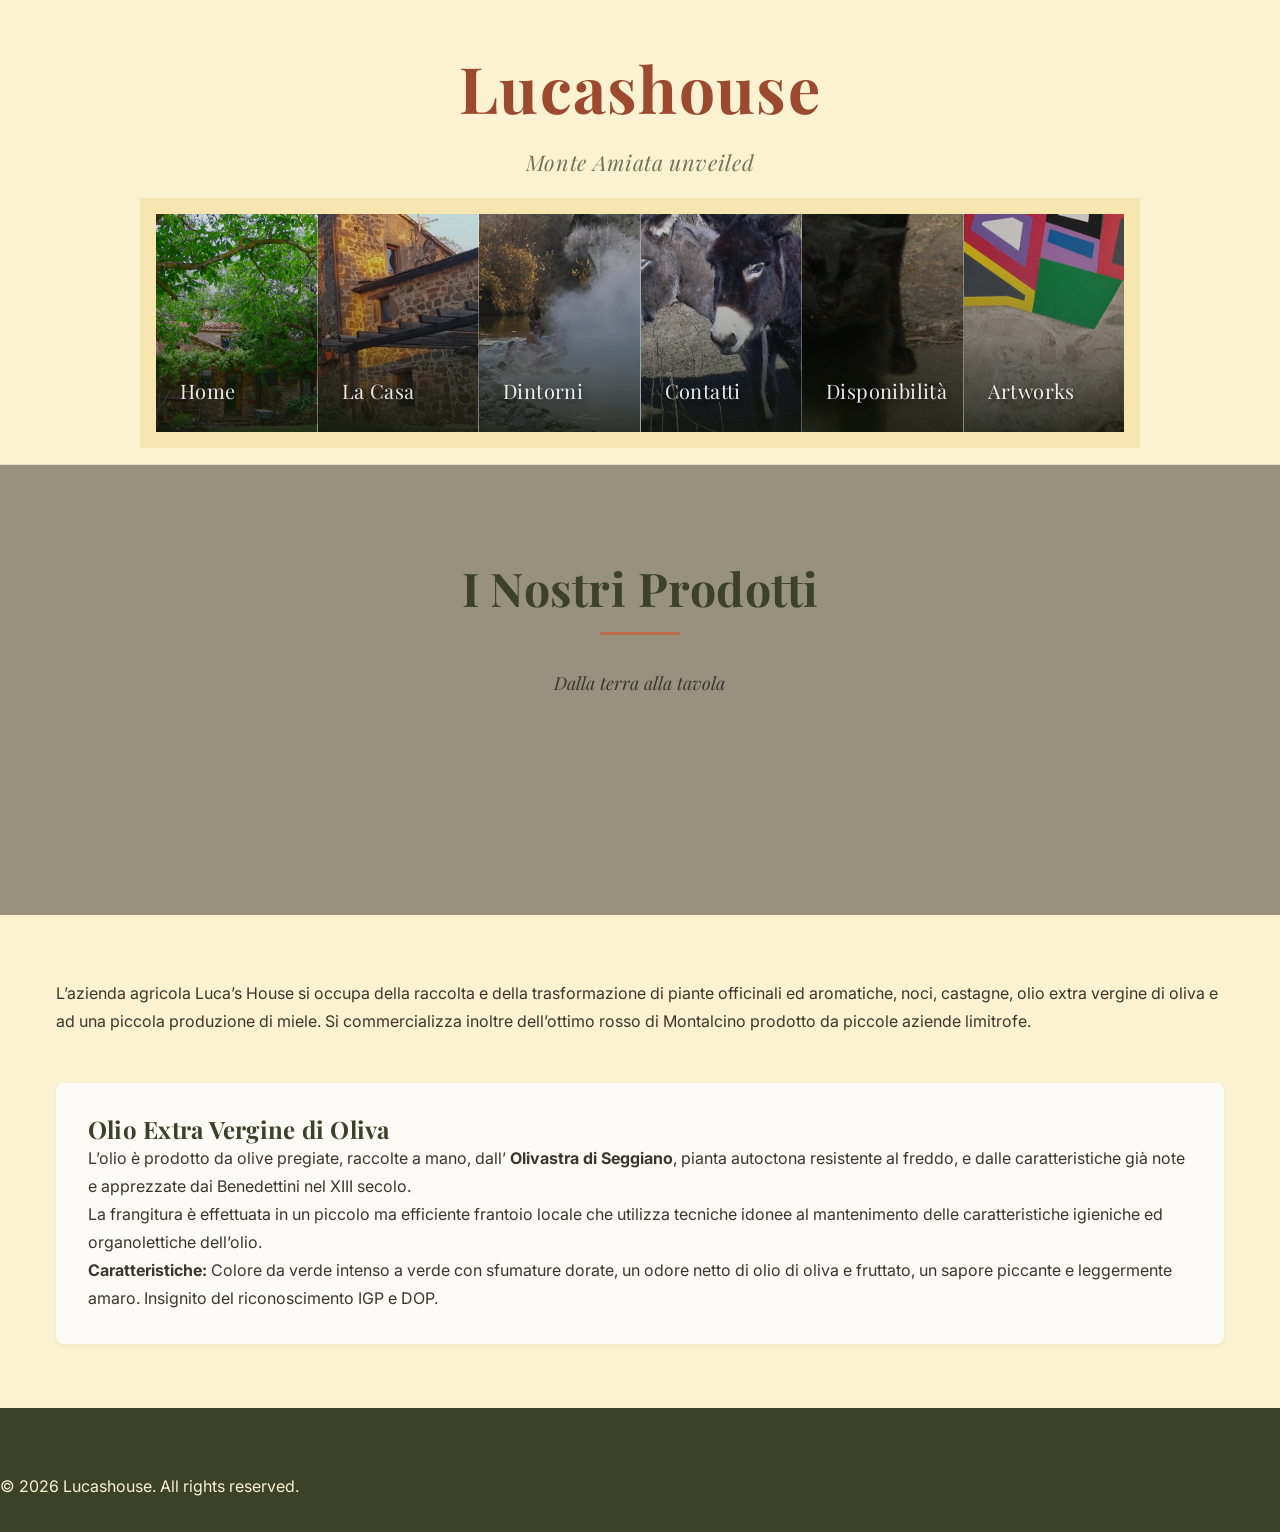
<file: artworks.html>
<!DOCTYPE html>
<html lang="it">

<head>
    <meta charset="UTF-8">
    <meta name="viewport" content="width=device-width, initial-scale=1.0">
    <title>Prodotti - Lucashouse</title>
    <link rel="preconnect" href="https://fonts.googleapis.com">
    <link rel="preconnect" href="https://fonts.gstatic.com" crossorigin>
    <link
        href="https://fonts.googleapis.com/css2?family=Inter:wght@400;600&family=Playfair+Display:ital,wght@0,400;0,700;1,400&display=swap"
        rel="stylesheet">
    <link rel="stylesheet" href="styles/style.css">
</head>

<body>
    <header>
        <div class="container-fluid" style="padding: 1rem 0;">
            <a href="index.html" class="logo">Lucashouse</a>
            <span class="logo-subtitle">Monte Amiata unveiled</span>

            <nav class="accordion-nav">
                <a href="index.html" class="nav-item">
                    <span class="nav-text">Home</span>
                </a>
                <a href="lacasa.html" class="nav-item">
                    <span class="nav-text">La Casa</span>
                </a>
                <a href="dintorni.html" class="nav-item">
                    <span class="nav-text">Dintorni</span>
                </a>
                <a href="contatti.html" class="nav-item">
                    <span class="nav-text">Contatti</span>
                </a>
                <a href="listino.html" class="nav-item">
                    <span class="nav-text">Disponibilità</span>
                </a>
                <a href="artworks.html" class="nav-item">
                    <span class="nav-text">Artworks</span>
                </a>
            </nav>
        </div>
    </header>

    <main>
        <section class="hero"
            style="height: 50vh; background-image: linear-gradient(rgba(0,0,0,0.4), rgba(0,0,0,0.4));">
            <div class="hero-content">
                <h1>I Nostri Prodotti</h1>
                <p class="subtitle">Dalla terra alla tavola</p>
            </div>
        </section>

        <section class="container" style="padding-top: 4rem; padding-bottom: 4rem;">
            <div class="product-description">
                <p>L’azienda agricola Luca’s House si occupa della raccolta e della trasformazione di piante officinali
                    ed aromatiche, noci, castagne, olio extra vergine di oliva e ad una piccola produzione di miele. Si
                    commercializza inoltre dell’ottimo rosso di Montalcino prodotto da piccole aziende limitrofe.</p>
            </div>

            <div class="highlight-product"
                style="margin-top: 3rem; background: #fdfbf7; padding: 2rem; border-radius: 8px; box-shadow: 0 2px 5px rgba(0,0,0,0.05);">
                <h2>Olio Extra Vergine di Oliva</h2>
                <p>L’olio è prodotto da olive pregiate, raccolte a mano, dall’ <strong>Olivastra di Seggiano</strong>,
                    pianta autoctona resistente al freddo, e dalle caratteristiche già note e apprezzate dai Benedettini
                    nel XIII secolo.</p>
                <p>La frangitura è effettuata in un piccolo ma efficiente frantoio locale che utilizza tecniche idonee
                    al mantenimento delle caratteristiche igieniche ed organolettiche dell’olio.</p>
                <p><strong>Caratteristiche:</strong> Colore da verde intenso a verde con sfumature dorate, un odore
                    netto di olio di oliva e fruttato, un sapore piccante e leggermente amaro. Insignito del
                    riconoscimento IGP e DOP.</p>
            </div>
        </section>
    </main>

    <footer>
        <p>&copy; 2026 Lucashouse. All rights reserved.</p>
    </footer>

    <script src="scripts/main.js"></script>
</body>

</html>
</file>
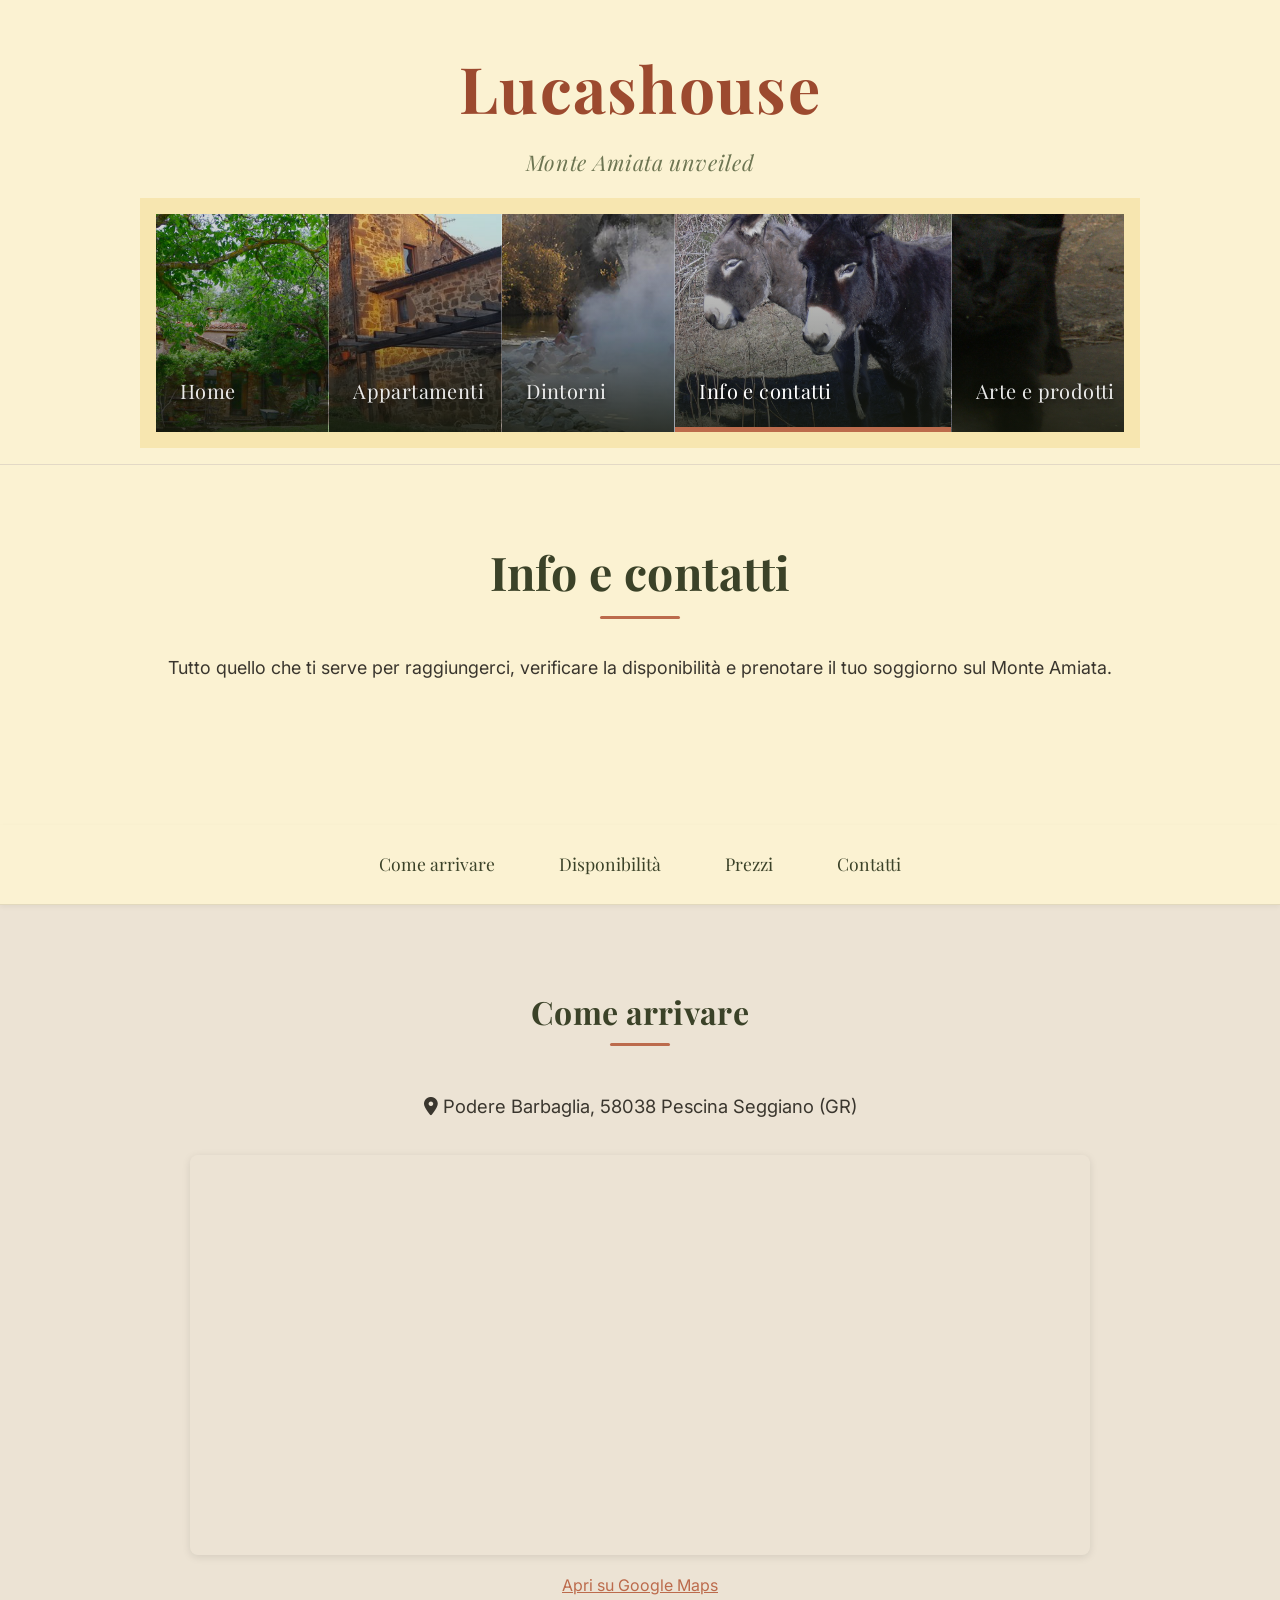
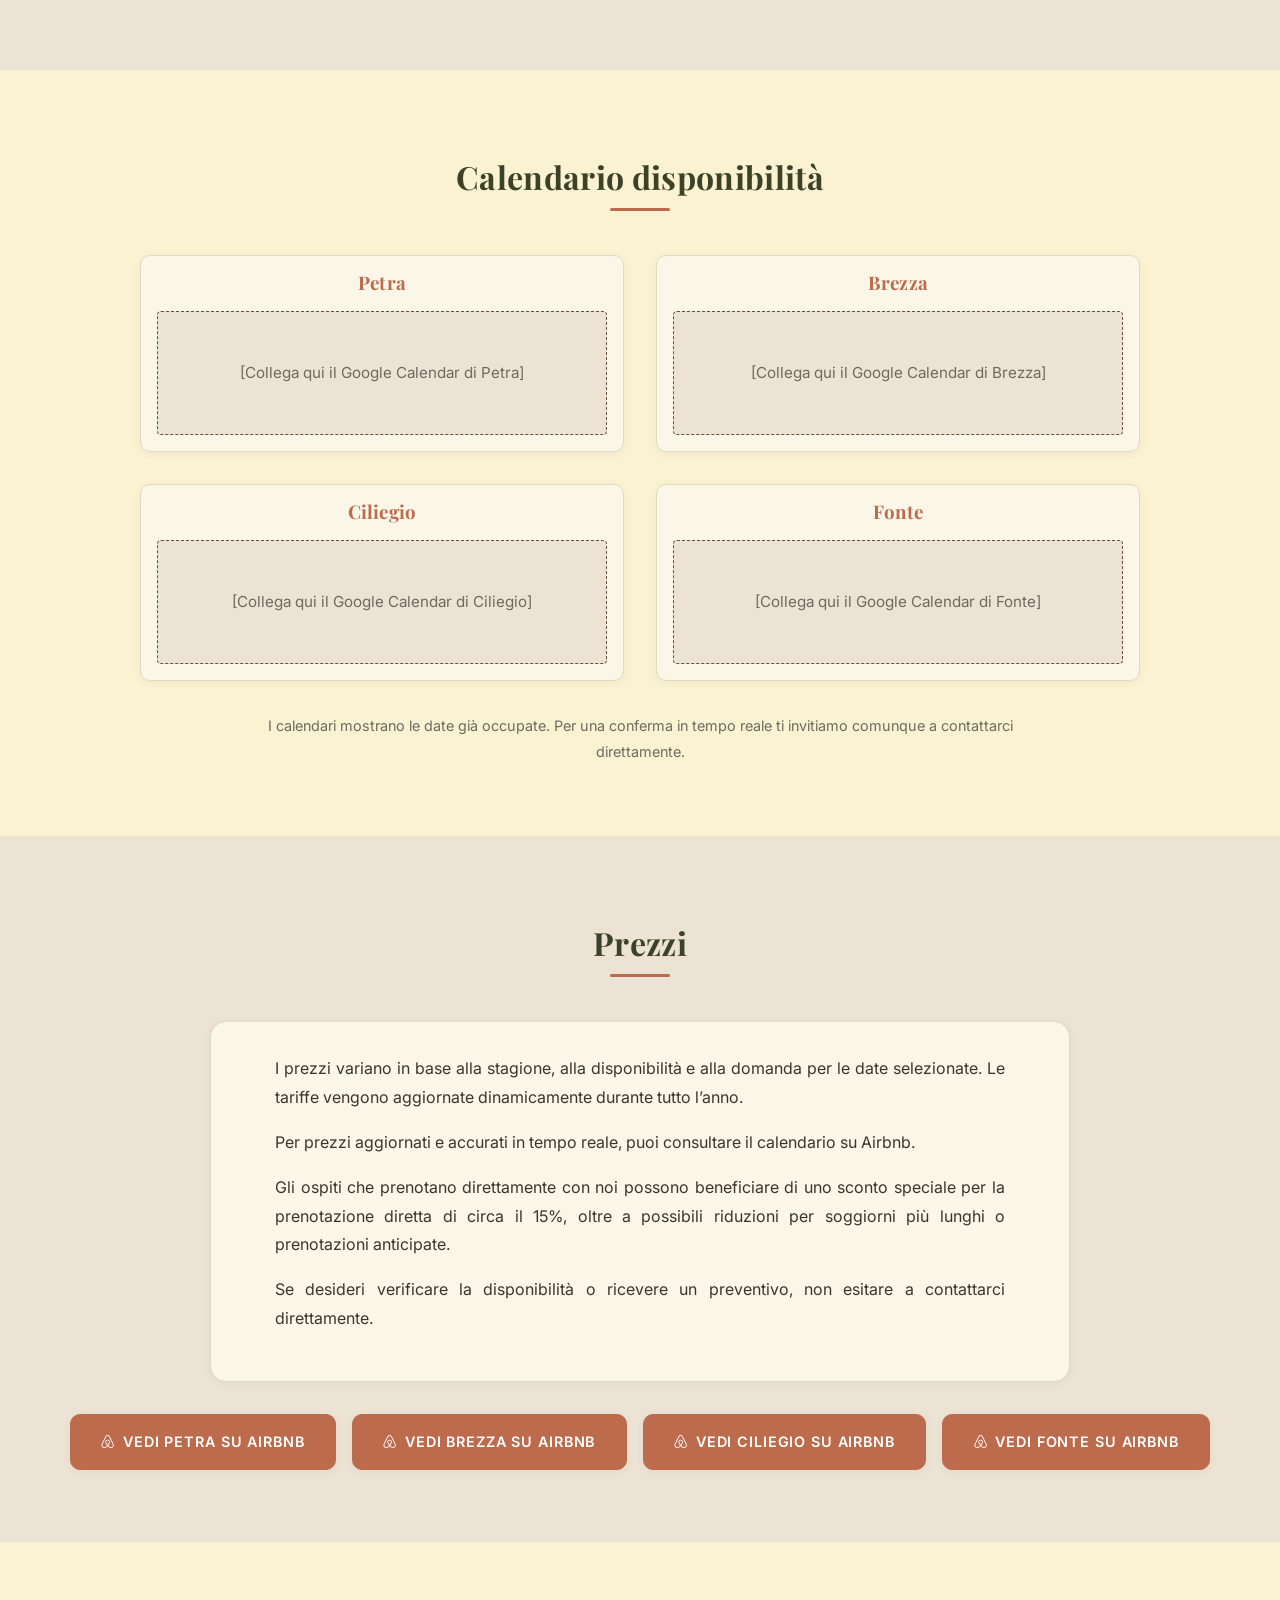
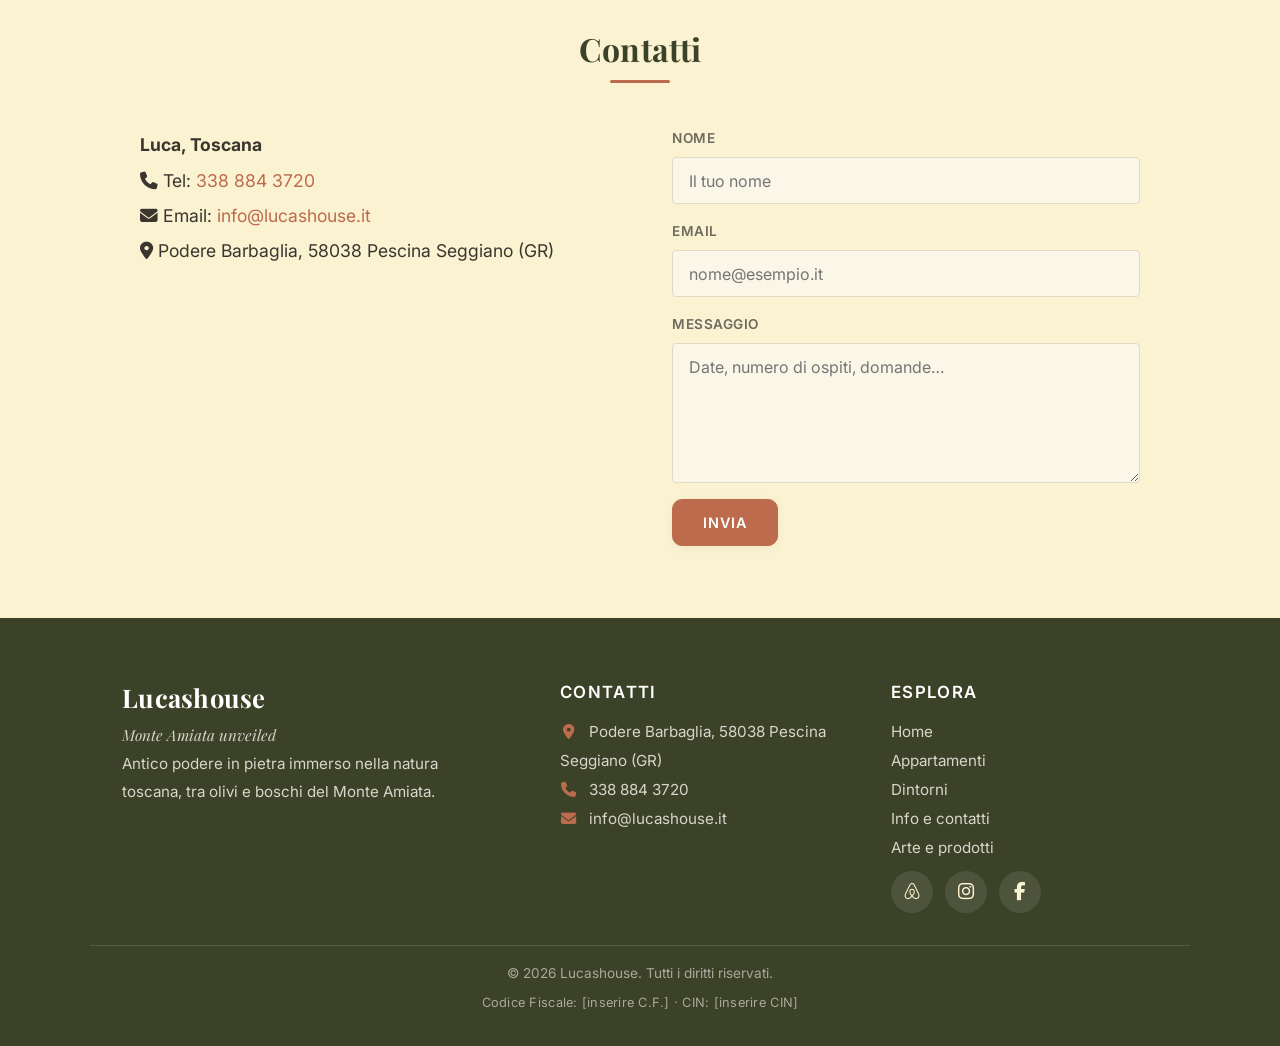
<file: info.html>
<!DOCTYPE html>
<html lang="it">

<head>
    <meta charset="UTF-8">
    <meta name="viewport" content="width=device-width, initial-scale=1.0, viewport-fit=cover">
    <meta name="theme-color" content="#fbf2d2">
    <meta name="description"
        content="Come raggiungere Lucashouse a Pescina di Seggiano (GR), disponibilità degli appartamenti, prezzi e contatti diretti.">
    <title>Info e contatti - Lucashouse</title>
    <link rel="preconnect" href="https://fonts.googleapis.com">
    <link rel="preconnect" href="https://fonts.gstatic.com" crossorigin>
    <link
        href="https://fonts.googleapis.com/css2?family=Inter:wght@400;600&family=Playfair+Display:ital,wght@0,400;0,700;1,400&display=swap"
        rel="stylesheet">
    <link rel="stylesheet" href="https://cdnjs.cloudflare.com/ajax/libs/font-awesome/6.5.2/css/all.min.css">
    <link rel="stylesheet" href="styles/style.css">
</head>

<body>
    <a class="skip-link" href="#main">Vai al contenuto</a>
    <header>
        <div class="header-inner">
            <a href="index.html" class="logo">Lucashouse</a>
            <span class="logo-subtitle">Monte Amiata unveiled</span>

            <nav class="accordion-nav" aria-label="Navigazione principale">
                <a href="index.html" class="nav-item">
                    <span class="nav-text">Home</span>
                </a>
                <a href="apartments.html" class="nav-item">
                    <span class="nav-text">Appartamenti</span>
                </a>
                <a href="surroundings.html" class="nav-item">
                    <span class="nav-text">Dintorni</span>
                </a>
                <a href="info.html" class="nav-item active" aria-current="page">
                    <span class="nav-text">Info e contatti</span>
                </a>
                <a href="art.html" class="nav-item">
                    <span class="nav-text">Arte e prodotti</span>
                </a>
            </nav>
        </div>
    </header>

    <main id="main">
        <section class="hero">
            <div class="content-text">
                <h1>Info e contatti</h1>
                <p>Tutto quello che ti serve per raggiungerci, verificare la disponibilità e prenotare il tuo soggiorno
                    sul Monte Amiata.</p>
            </div>
        </section>

        <!-- Secondary Navigation -->
        <div class="secondary-nav-container">
            <nav class="secondary-nav" aria-label="Sezioni della pagina">
                <a href="#come-arrivare">Come arrivare</a>
                <a href="#calendario">Disponibilità</a>
                <a href="#prezzi">Prezzi</a>
                <a href="#contatti">Contatti</a>
            </nav>
        </div>

        <!-- Come arrivare -->
        <section id="come-arrivare" class="page-section container">
            <div class="content-text">
                <h2>Come arrivare</h2>
            </div>
            <p class="address-line">
                <i class="fa-solid fa-location-dot"></i>
                Podere Barbaglia, 58038 Pescina Seggiano (GR)
            </p>
            <div class="map-wrap">
                <iframe class="map-embed" title="Mappa di Podere Barbaglia, Pescina Seggiano"
                    src="https://maps.google.com/maps?q=Podere%20Barbaglia%20Pescina%20Seggiano%20GR&output=embed"
                    allowfullscreen="" loading="lazy" referrerpolicy="no-referrer-when-downgrade"></iframe>
                <!-- Keeps a one-finger drag from being swallowed by the map on touch -->
                <button type="button" class="map-shield" aria-label="Attiva la mappa interattiva">
                    <span>Tocca per usare la mappa</span>
                </button>
            </div>
            <p class="map-link">
                <a href="https://maps.app.goo.gl/DtzRwziYf6tn9GQH8" target="_blank" rel="noopener">Apri su Google
                    Maps</a>
            </p>
        </section>

        <!-- Calendario disponibilità -->
        <section id="calendario" class="page-section container">
            <div class="content-text">
                <h2>Calendario disponibilità</h2>
            </div>
            <div class="calendar-grid">
                <!--
                    Per mostrare la disponibilità reale di Airbnb:
                    1. In ogni annuncio Airbnb, esporta il link iCal (Impostazioni > Disponibilità > Sincronizza calendari).
                    2. In Google Calendar crea un calendario per ogni appartamento e importa l'iCal di Airbnb.
                    3. Rendi il calendario pubblico e incolla qui sotto il relativo link di embed (Impostazioni calendario > Integra il calendario).
                    Sostituisci ogni .calendar-placeholder con un <iframe src="LINK_EMBED_GOOGLE_CALENDAR" ...></iframe>.
                -->
                <div class="calendar-card">
                    <h3>Petra</h3>
                    <div class="calendar-placeholder">[Collega qui il Google Calendar di Petra]</div>
                </div>
                <div class="calendar-card">
                    <h3>Brezza</h3>
                    <div class="calendar-placeholder">[Collega qui il Google Calendar di Brezza]</div>
                </div>
                <div class="calendar-card">
                    <h3>Ciliegio</h3>
                    <div class="calendar-placeholder">[Collega qui il Google Calendar di Ciliegio]</div>
                </div>
                <div class="calendar-card">
                    <h3>Fonte</h3>
                    <div class="calendar-placeholder">[Collega qui il Google Calendar di Fonte]</div>
                </div>
            </div>
            <p class="calendar-note">
                I calendari mostrano le date già occupate. Per una conferma in tempo reale ti invitiamo comunque a
                contattarci direttamente.
            </p>
        </section>

        <!-- Prezzi -->
        <section id="prezzi" class="page-section container">
            <div class="content-text">
                <h2>Prezzi</h2>
            </div>
            <div class="prices-text">
                <p>I prezzi variano in base alla stagione, alla disponibilità e alla domanda per le date selezionate. Le
                    tariffe vengono aggiornate dinamicamente durante tutto l’anno.</p>
                <p>Per prezzi aggiornati e accurati in tempo reale, puoi consultare il calendario su Airbnb.</p>
                <p>Gli ospiti che prenotano direttamente con noi possono beneficiare di uno sconto speciale per la
                    prenotazione diretta di circa il 15%, oltre a possibili riduzioni per soggiorni più lunghi o
                    prenotazioni anticipate.</p>
                <p>Se desideri verificare la disponibilità o ricevere un preventivo, non esitare a contattarci
                    direttamente.</p>
            </div>
            <!-- TODO: sostituire ogni "#" con l'URL dell'annuncio Airbnb del rispettivo appartamento -->
            <div class="prices-cta">
                <a href="#" target="_blank" rel="noopener" class="cta-button">
                    <i class="fa-brands fa-airbnb"></i> Vedi Petra su Airbnb
                </a>
                <a href="#" target="_blank" rel="noopener" class="cta-button">
                    <i class="fa-brands fa-airbnb"></i> Vedi Brezza su Airbnb
                </a>
                <a href="#" target="_blank" rel="noopener" class="cta-button">
                    <i class="fa-brands fa-airbnb"></i> Vedi Ciliegio su Airbnb
                </a>
                <a href="#" target="_blank" rel="noopener" class="cta-button">
                    <i class="fa-brands fa-airbnb"></i> Vedi Fonte su Airbnb
                </a>
            </div>
        </section>

        <!-- Contatti -->
        <section id="contatti" class="page-section container">
            <div class="content-text">
                <h2>Contatti</h2>
            </div>
            <div class="contact-grid">
                <div class="contact-details">
                    <p><strong>Luca, Toscana</strong></p>
                    <p><i class="fa-solid fa-phone"></i> Tel: <a href="tel:+393388843720">338 884 3720</a></p>
                    <p><i class="fa-solid fa-envelope"></i> Email: <a
                            href="mailto:info@lucashouse.it">info@lucashouse.it</a></p>
                    <p><i class="fa-solid fa-location-dot"></i> Podere Barbaglia, 58038 Pescina Seggiano (GR)</p>
                </div>
                <!-- TODO: sostituire YOUR_FORM_ID con l'ID Formspree reale -->
                <form class="contact-form" action="https://formspree.io/f/YOUR_FORM_ID" method="POST">
                    <div class="form-field">
                        <label for="contact-name">Nome</label>
                        <input id="contact-name" type="text" name="name" autocomplete="name"
                            placeholder="Il tuo nome" required>
                    </div>
                    <div class="form-field">
                        <label for="contact-email">Email</label>
                        <input id="contact-email" type="email" name="email" autocomplete="email" inputmode="email"
                            placeholder="nome@esempio.it" required>
                    </div>
                    <div class="form-field">
                        <label for="contact-message">Messaggio</label>
                        <textarea id="contact-message" name="message" placeholder="Date, numero di ospiti, domande…"
                            required></textarea>
                    </div>
                    <button type="submit" class="cta-button">Invia</button>
                </form>
            </div>
        </section>
    </main>

    <footer>
        <div class="footer-grid">
            <div class="footer-col">
                <h3>Lucashouse</h3>
                <p class="footer-tagline">Monte Amiata unveiled</p>
                <p>Antico podere in pietra immerso nella natura toscana, tra olivi e boschi del Monte Amiata.</p>
            </div>
            <div class="footer-col">
                <h4>Contatti</h4>
                <p><i class="fa-solid fa-location-dot"></i> Podere Barbaglia, 58038 Pescina Seggiano (GR)</p>
                <p><i class="fa-solid fa-phone"></i> <a href="tel:+393388843720">338 884 3720</a></p>
                <p><i class="fa-solid fa-envelope"></i> <a href="mailto:info@lucashouse.it">info@lucashouse.it</a></p>
            </div>
            <div class="footer-col">
                <h4>Esplora</h4>
                <ul>
                    <li><a href="index.html">Home</a></li>
                    <li><a href="apartments.html">Appartamenti</a></li>
                    <li><a href="surroundings.html">Dintorni</a></li>
                    <li><a href="info.html">Info e contatti</a></li>
                    <li><a href="art.html">Arte e prodotti</a></li>
                </ul>
                <div class="footer-social">
                    <a href="#" target="_blank" rel="noopener" aria-label="Airbnb"><i class="fa-brands fa-airbnb"></i></a>
                    <a href="#" target="_blank" rel="noopener" aria-label="Instagram"><i
                            class="fa-brands fa-instagram"></i></a>
                    <a href="#" target="_blank" rel="noopener" aria-label="Facebook"><i
                            class="fa-brands fa-facebook-f"></i></a>
                </div>
            </div>
        </div>
        <div class="footer-bottom">
            <p>&copy; 2026 Lucashouse. Tutti i diritti riservati.</p>
            <p class="footer-legal">Codice Fiscale: [inserire C.F.] &middot; CIN: [inserire CIN]</p>
        </div>
    </footer>

    <!-- Barra contatti rapidi (solo mobile) -->
    <nav class="mobile-cta" aria-label="Contatti rapidi">
        <a href="tel:+393388843720"><i class="fa-solid fa-phone" aria-hidden="true"></i><span>Chiama</span></a>
        <a href="mailto:info@lucashouse.it"><i class="fa-solid fa-envelope"
                aria-hidden="true"></i><span>Email</span></a>
        <a href="#contatti" class="is-primary"><i class="fa-regular fa-paper-plane"
                aria-hidden="true"></i><span>Scrivici</span></a>
    </nav>

    <script src="scripts/main.js"></script>
</body>

</html>
</file>
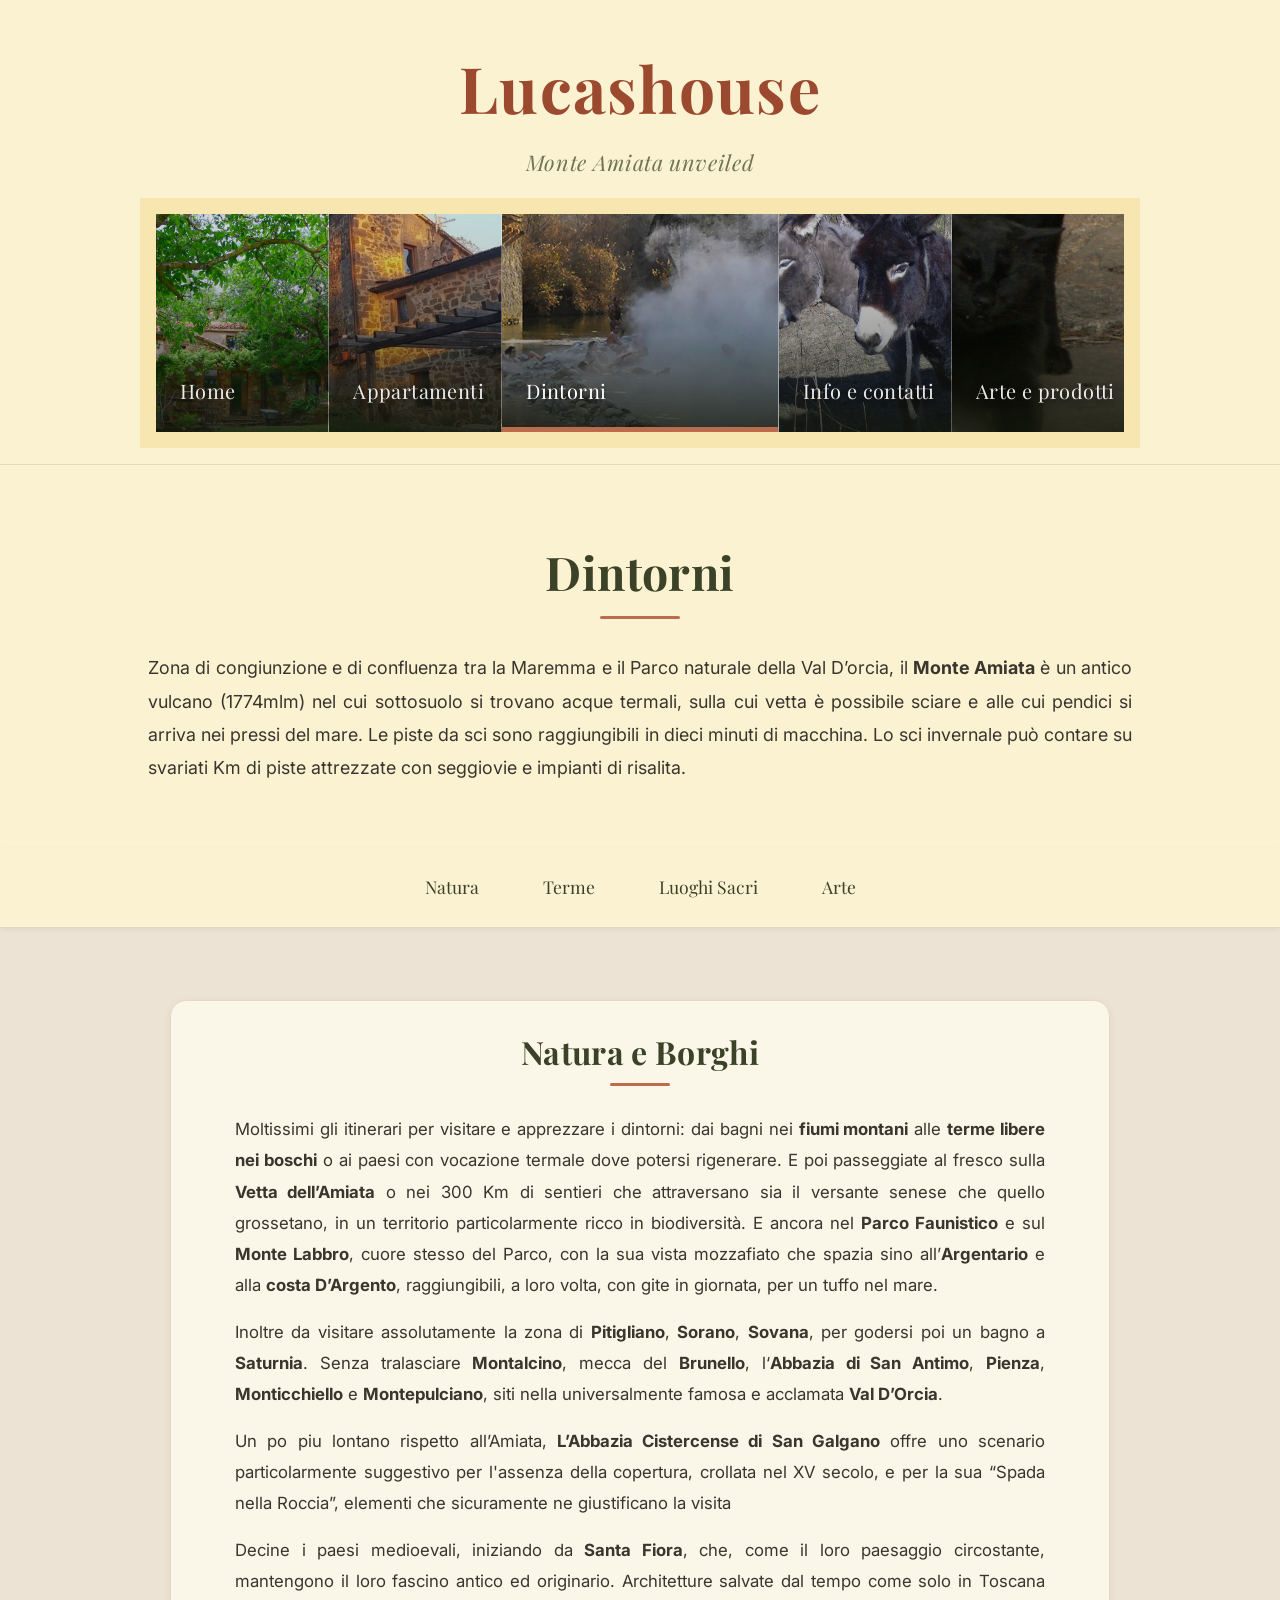
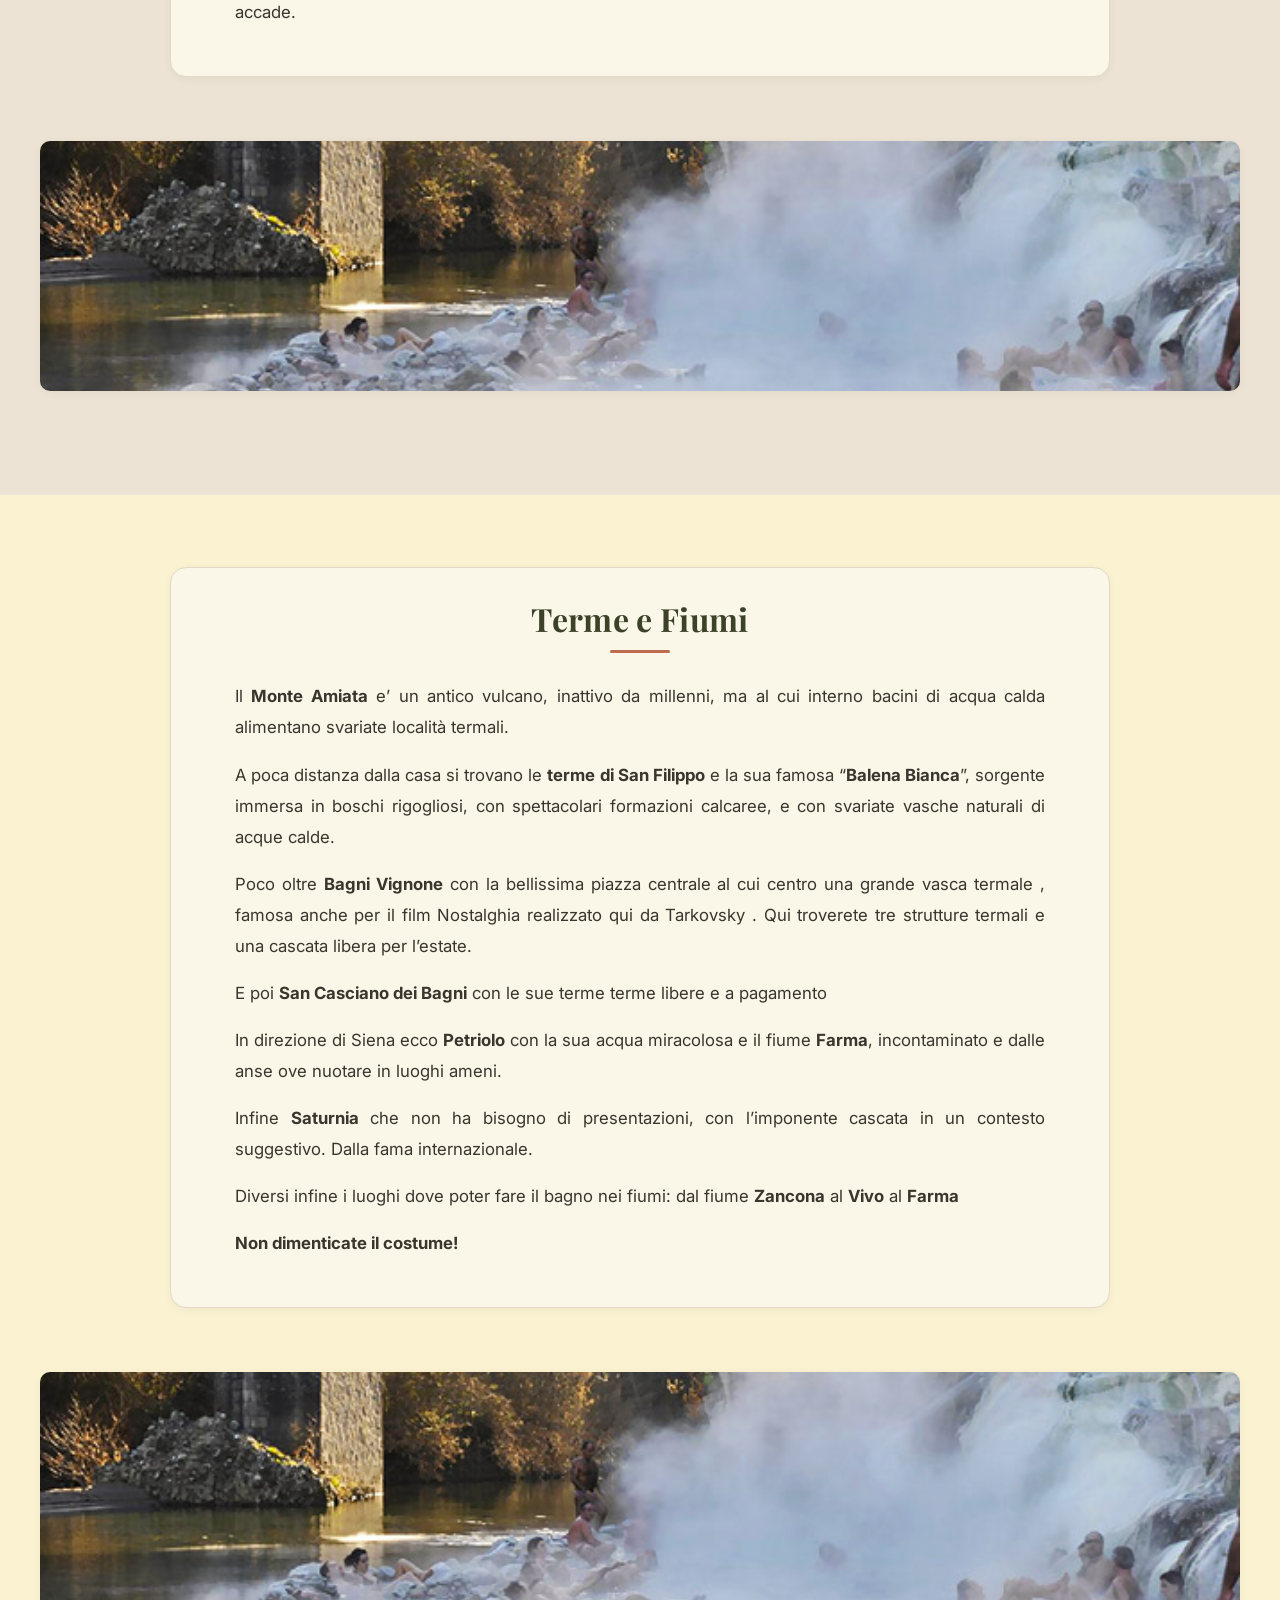
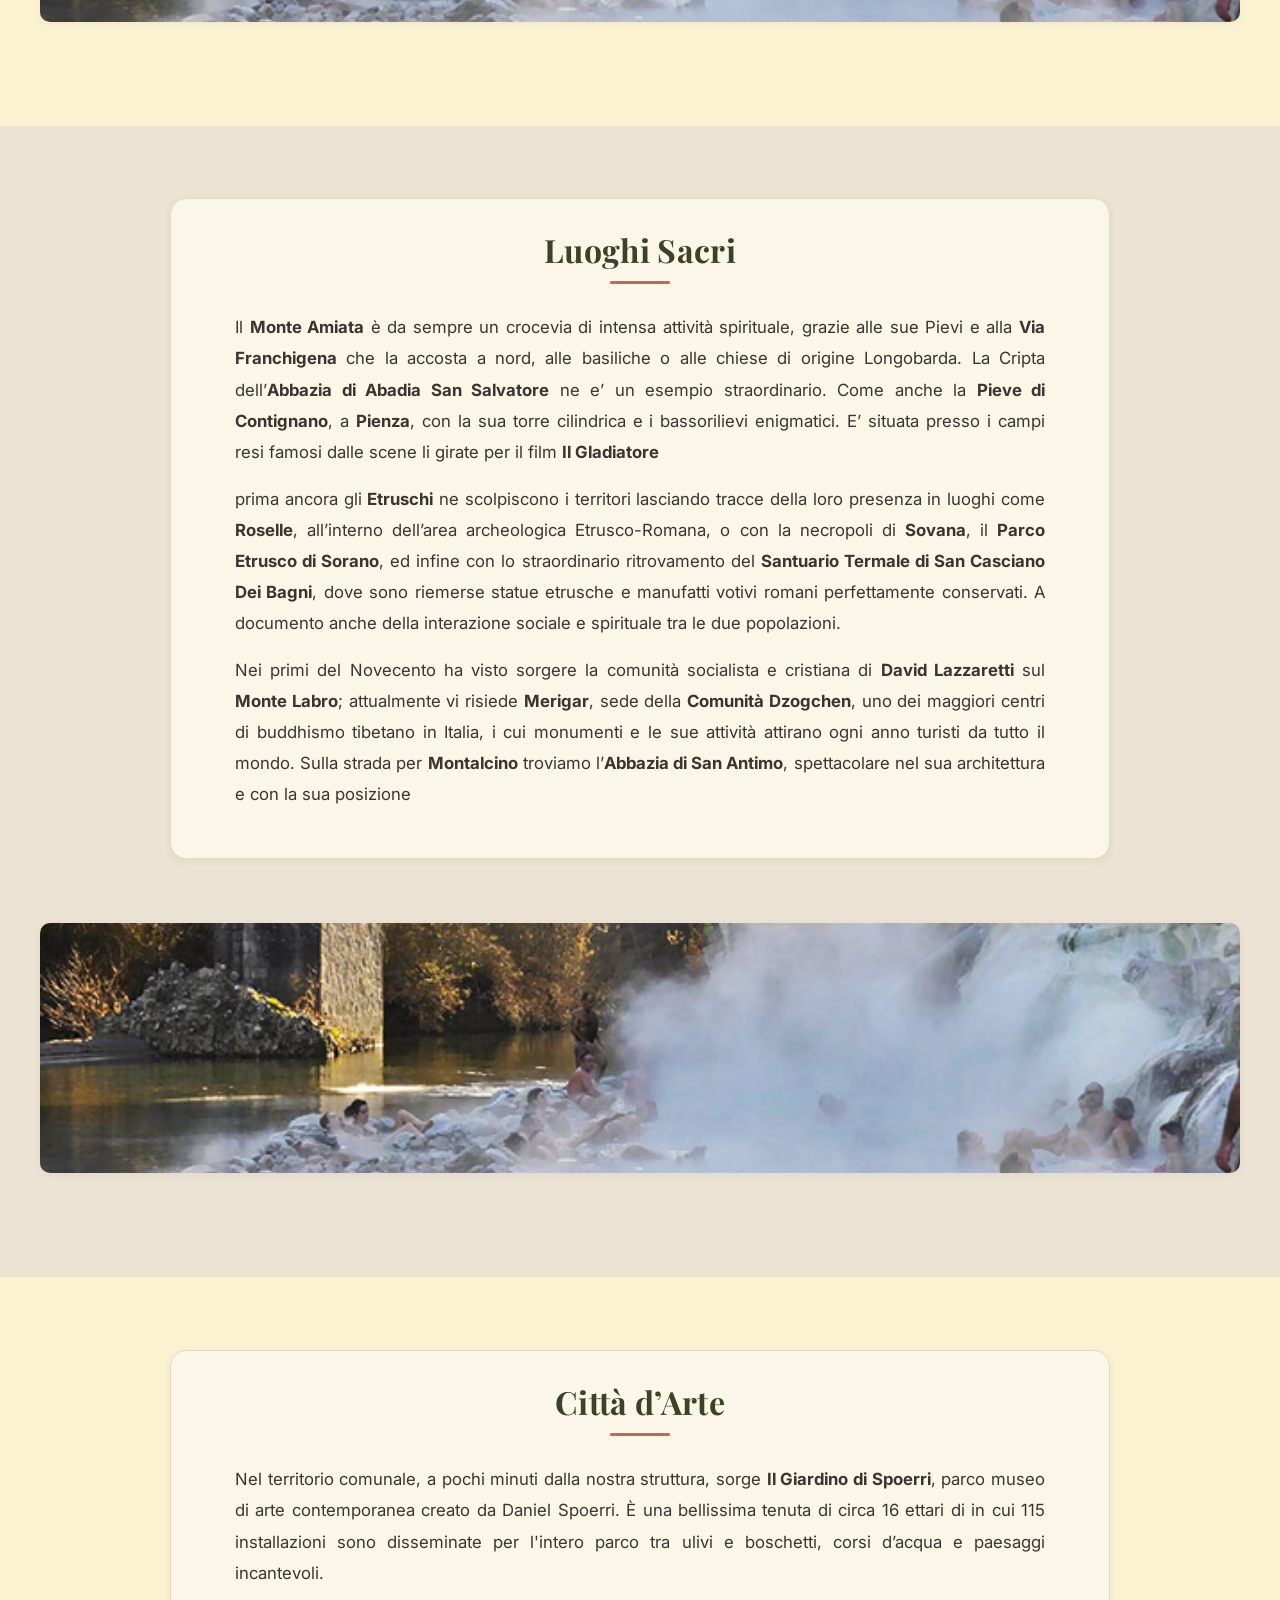
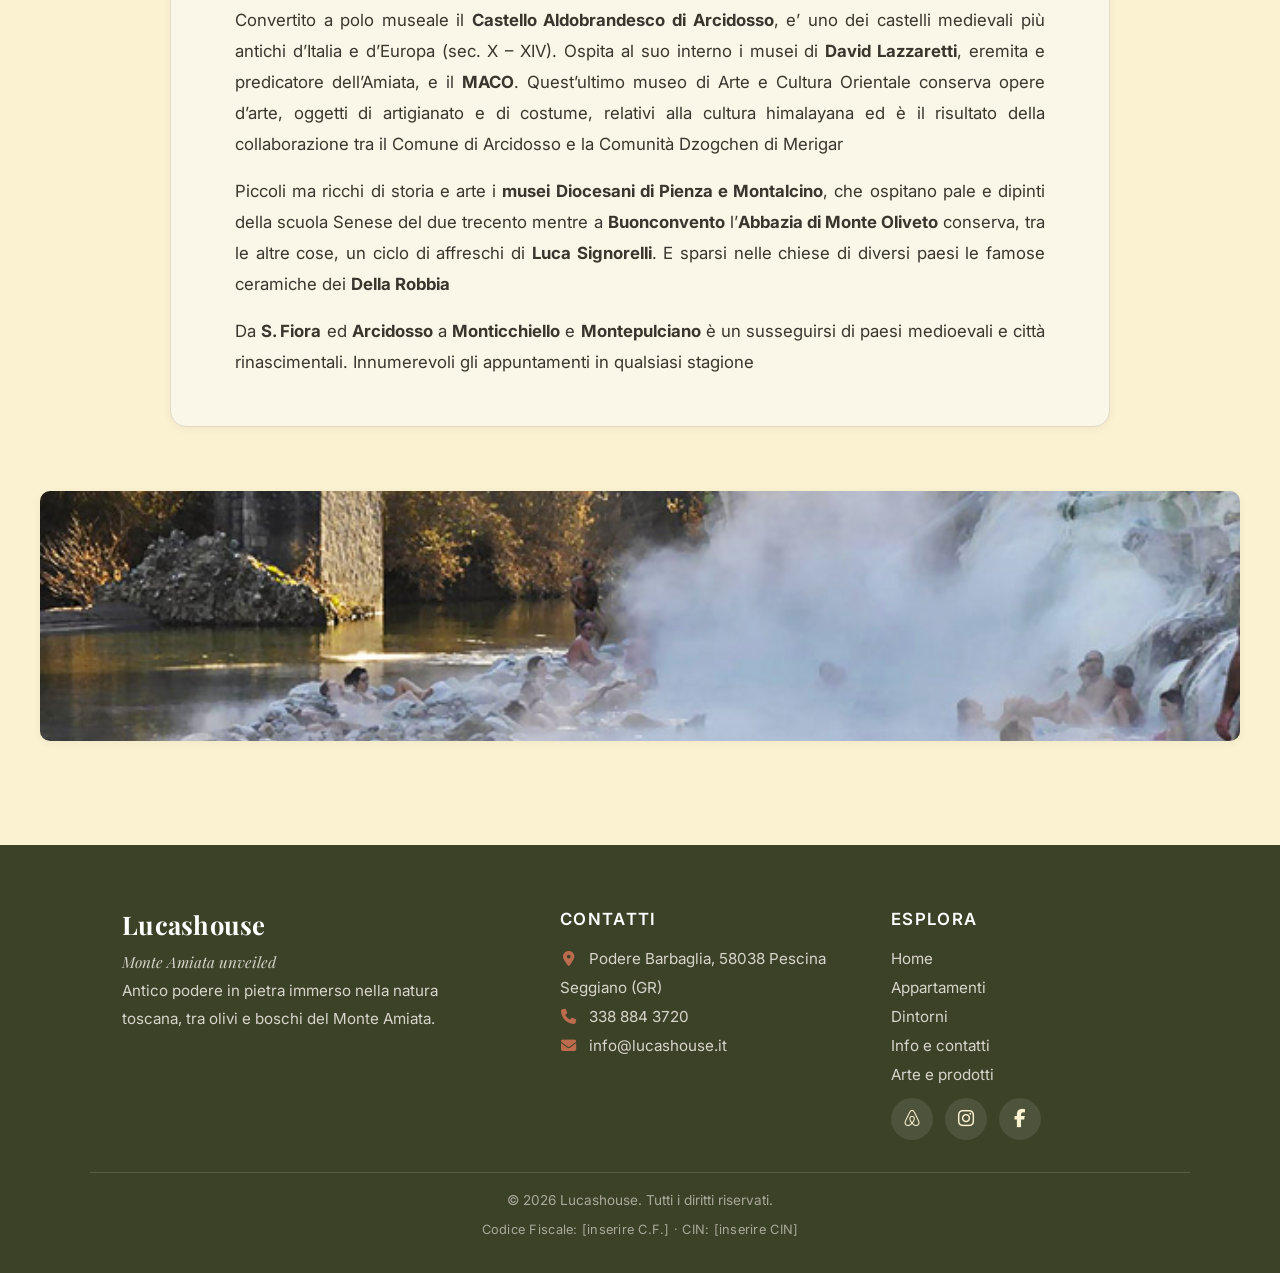
<file: surroundings.html>
<!DOCTYPE html>
<html lang="it">

<head>
    <meta charset="UTF-8">
    <meta name="viewport" content="width=device-width, initial-scale=1.0, viewport-fit=cover">
    <meta name="theme-color" content="#fbf2d2">
    <meta name="description"
        content="Cosa vedere intorno a Lucashouse: natura e borghi del Monte Amiata, terme, luoghi sacri e città d'arte della Val d'Orcia.">
    <title>Dintorni - Lucashouse</title>
    <link rel="preconnect" href="https://fonts.googleapis.com">
    <link rel="preconnect" href="https://fonts.gstatic.com" crossorigin>
    <link
        href="https://fonts.googleapis.com/css2?family=Inter:wght@400;600&family=Playfair+Display:ital,wght@0,400;0,700;1,400&display=swap"
        rel="stylesheet">
    <link rel="stylesheet" href="https://cdnjs.cloudflare.com/ajax/libs/font-awesome/6.5.2/css/all.min.css">
    <link rel="stylesheet" href="styles/style.css">
</head>

<body>
    <a class="skip-link" href="#main">Vai al contenuto</a>
    <header>
        <div class="header-inner">
            <a href="index.html" class="logo">Lucashouse</a>
            <span class="logo-subtitle">Monte Amiata unveiled</span>

            <nav class="accordion-nav" aria-label="Navigazione principale">
                <a href="index.html" class="nav-item">
                    <span class="nav-text">Home</span>
                </a>
                <a href="apartments.html" class="nav-item">
                    <span class="nav-text">Appartamenti</span>
                </a>
                <a href="surroundings.html" class="nav-item active" aria-current="page">
                    <span class="nav-text">Dintorni</span>
                </a>
                <a href="info.html" class="nav-item">
                    <span class="nav-text">Info e contatti</span>
                </a>
                <a href="art.html" class="nav-item">
                    <span class="nav-text">Arte e prodotti</span>
                </a>
            </nav>
        </div>
    </header>

    <main id="main">
        <section class="hero">
            <div class="content-text">
                <h1>Dintorni</h1>
                <p>Zona di congiunzione e di confluenza tra la Maremma e il Parco naturale della Val D’orcia, il
                    <strong>Monte Amiata</strong> è un antico vulcano (1774mlm) nel cui sottosuolo si trovano acque
                    termali, sulla cui vetta è possibile sciare e alle cui pendici si arriva nei pressi del mare. Le
                    piste da sci sono raggiungibili in dieci minuti di macchina. Lo sci invernale può contare su
                    svariati Km di piste attrezzate con seggiovie e impianti di risalita.</p>
            </div>
        </section>

        <!-- Secondary Navigation -->
        <div class="secondary-nav-container">
            <nav class="secondary-nav" aria-label="Sezioni della pagina">
                <a href="#natura">Natura</a>
                <a href="#terme">Terme</a>
                <a href="#sacri">Luoghi Sacri</a>
                <a href="#arte">Arte</a>
            </nav>
        </div>

        <section id="natura" class="page-section container">
            <div class="content-text">
                <h2>Natura e Borghi</h2>
                <p>Moltissimi gli itinerari per visitare e apprezzare i dintorni: dai bagni nei <strong>fiumi
                        montani</strong> alle <strong>terme libere nei boschi</strong> o ai paesi con vocazione termale
                    dove potersi rigenerare. E poi passeggiate al fresco sulla <strong>Vetta dell’Amiata</strong> o nei
                    300 Km di sentieri che attraversano sia il versante senese che quello grossetano, in un territorio
                    particolarmente ricco in biodiversità. E ancora nel <strong>Parco Faunistico</strong> e sul
                    <strong>Monte Labbro</strong>, cuore stesso del Parco, con la sua vista mozzafiato che spazia sino
                    all’<strong>Argentario</strong> e alla <strong>costa D’Argento</strong>, raggiungibili, a loro
                    volta, con gite in giornata, per un tuffo nel mare.</p>
                <p>Inoltre da visitare assolutamente la zona di <strong>Pitigliano</strong>, <strong>Sorano</strong>,
                    <strong>Sovana</strong>, per godersi poi un bagno a <strong>Saturnia</strong>. Senza tralasciare
                    <strong>Montalcino</strong>, mecca del <strong>Brunello</strong>, l‘<strong>Abbazia di San
                        Antimo</strong>, <strong>Pienza</strong>, <strong>Monticchiello</strong> e
                    <strong>Montepulciano</strong>, siti nella universalmente famosa e acclamata <strong>Val
                        D’Orcia</strong>.</p>
                <p>Un po piu lontano rispetto all’Amiata, <strong>L’Abbazia Cistercense di San Galgano</strong> offre
                    uno scenario particolarmente suggestivo per l'assenza della copertura, crollata nel XV secolo, e per
                    la sua “Spada nella Roccia”, elementi che sicuramente ne giustificano la visita</p>
                <p>Decine i paesi medioevali, iniziando da <strong>Santa Fiora</strong>, che, come il loro paesaggio
                    circostante, mantengono il loro fascino antico ed originario. Architetture salvate dal tempo come
                    solo in Toscana accade.</p>
            </div>
            <div class="content-gallery">
                <div class="gallery-grid">
                    <img src="assets/nav/nav_dintorni.jpg" alt="Borghi e natura del Monte Amiata" class="gallery-img"
                        loading="lazy" decoding="async">
                </div>
            </div>
        </section>

        <section id="terme" class="page-section container">
            <div class="content-text">
                <h2>Terme e Fiumi</h2>
                <p>Il <strong>Monte Amiata</strong> e’ un antico vulcano, inattivo da millenni, ma al cui interno bacini
                    di acqua calda alimentano svariate località termali.</p>
                <p>A poca distanza dalla casa si trovano le <strong>terme di San Filippo</strong> e la sua famosa
                    “<strong>Balena Bianca</strong>”, sorgente immersa in boschi rigogliosi, con spettacolari formazioni
                    calcaree, e con svariate vasche naturali di acque calde.</p>
                <p>Poco oltre <strong>Bagni Vignone</strong> con la bellissima piazza centrale al cui centro una grande
                    vasca termale , famosa anche per il film Nostalghia realizzato qui da Tarkovsky . Qui troverete tre
                    strutture termali e una cascata libera per l’estate.</p>
                <p>E poi <strong>San Casciano dei Bagni</strong> con le sue terme terme libere e a pagamento</p>
                <p>In direzione di Siena ecco <strong>Petriolo</strong> con la sua acqua miracolosa e il fiume
                    <strong>Farma</strong>, incontaminato e dalle anse ove nuotare in luoghi ameni.</p>
                <p>Infine <strong>Saturnia</strong> che non ha bisogno di presentazioni, con l’imponente cascata in un
                    contesto suggestivo. Dalla fama internazionale.</p>
                <p>Diversi infine i luoghi dove poter fare il bagno nei fiumi: dal fiume <strong>Zancona</strong> al
                    <strong>Vivo</strong> al <strong>Farma</strong></p>
                <p><strong>Non dimenticate il costume!</strong></p>
            </div>
            <div class="content-gallery">
                <div class="gallery-grid">
                    <img src="assets/nav/nav_dintorni.jpg" alt="Terme e fiumi della zona" class="gallery-img" loading="lazy"
                        decoding="async">
                </div>
            </div>
        </section>

        <section id="sacri" class="page-section container">
            <div class="content-text">
                <h2>Luoghi Sacri</h2>
                <p>Il <strong>Monte Amiata</strong> è da sempre un crocevia di intensa attività spirituale, grazie alle
                    sue Pievi e alla <strong>Via Franchigena</strong> che la accosta a nord, alle basiliche o alle
                    chiese di origine Longobarda. La Cripta dell’<strong>Abbazia di Abadia San Salvatore</strong> ne e’
                    un esempio straordinario. Come anche la <strong>Pieve di Contignano</strong>, a
                    <strong>Pienza</strong>, con la sua torre cilindrica e i bassorilievi enigmatici. E’ situata presso
                    i campi resi famosi dalle scene li girate per il film <strong>Il Gladiatore</strong></p>
                <p>prima ancora gli <strong>Etruschi</strong> ne scolpiscono i territori lasciando tracce della loro
                    presenza in luoghi come <strong>Roselle</strong>, all’interno dell’area archeologica Etrusco-Romana,
                    o con la necropoli di <strong>Sovana</strong>, il <strong>Parco Etrusco di Sorano</strong>, ed
                    infine con lo straordinario ritrovamento del <strong>Santuario Termale di San Casciano Dei
                        Bagni</strong>, dove sono riemerse statue etrusche e manufatti votivi romani perfettamente
                    conservati. A documento anche della interazione sociale e spirituale tra le due popolazioni.</p>
                <p>Nei primi del Novecento ha visto sorgere la comunità socialista e cristiana di <strong>David
                        Lazzaretti</strong> sul <strong>Monte Labro</strong>; attualmente vi risiede
                    <strong>Merigar</strong>, sede della <strong>Comunità Dzogchen</strong>, uno dei maggiori centri di
                    buddhismo tibetano in Italia, i cui monumenti e le sue attività attirano ogni anno turisti da tutto
                    il mondo. Sulla strada per <strong>Montalcino</strong> troviamo l’<strong>Abbazia di San
                        Antimo</strong>, spettacolare nel sua architettura e con la sua posizione</p>
            </div>
            <div class="content-gallery">
                <div class="gallery-grid">
                    <img src="assets/nav/nav_dintorni.jpg" alt="Luoghi sacri dell'Amiata" class="gallery-img" loading="lazy"
                        decoding="async">
                </div>
            </div>
        </section>

        <section id="arte" class="page-section container">
            <div class="content-text">
                <h2>Città d’Arte</h2>
                <p>Nel territorio comunale, a pochi minuti dalla nostra struttura, sorge <strong>Il Giardino di
                        Spoerri</strong>, parco museo di arte contemporanea creato da Daniel Spoerri. È una bellissima
                    tenuta di circa 16 ettari di in cui 115 installazioni sono disseminate per l'intero parco tra ulivi
                    e boschetti, corsi d’acqua e paesaggi incantevoli.</p>
                <p>Convertito a polo museale il <strong>Castello Aldobrandesco di Arcidosso</strong>, e’ uno dei
                    castelli medievali più antichi d’Italia e d’Europa (sec. X – XIV). Ospita al suo interno i musei di
                    <strong>David Lazzaretti</strong>, eremita e predicatore dell’Amiata, e il <strong>MACO</strong>.
                    Quest’ultimo museo di Arte e Cultura Orientale conserva opere d’arte, oggetti di artigianato e di
                    costume, relativi alla cultura himalayana ed è il risultato della collaborazione tra il Comune di
                    Arcidosso e la Comunità Dzogchen di Merigar</p>
                <p>Piccoli ma ricchi di storia e arte i <strong>musei Diocesani di Pienza e Montalcino</strong>, che
                    ospitano pale e dipinti della scuola Senese del due trecento mentre a <strong>Buonconvento</strong>
                    l’<strong>Abbazia di Monte Oliveto</strong> conserva, tra le altre cose, un ciclo di affreschi di
                    <strong>Luca Signorelli</strong>. E sparsi nelle chiese di diversi paesi le famose ceramiche dei
                    <strong>Della Robbia</strong></p>
                <p>Da <strong>S. Fiora</strong> ed <strong>Arcidosso</strong> a <strong>Monticchiello</strong> e
                    <strong>Montepulciano</strong> è un susseguirsi di paesi medioevali e città rinascimentali.
                    Innumerevoli gli appuntamenti in qualsiasi stagione</p>
            </div>
            <div class="content-gallery">
                <div class="gallery-grid">
                    <img src="assets/nav/nav_dintorni.jpg" alt="Città d'arte della Val d'Orcia" class="gallery-img"
                        loading="lazy" decoding="async">
                </div>
            </div>
        </section>
    </main>

    <footer>
        <div class="footer-grid">
            <div class="footer-col">
                <h3>Lucashouse</h3>
                <p class="footer-tagline">Monte Amiata unveiled</p>
                <p>Antico podere in pietra immerso nella natura toscana, tra olivi e boschi del Monte Amiata.</p>
            </div>
            <div class="footer-col">
                <h4>Contatti</h4>
                <p><i class="fa-solid fa-location-dot"></i> Podere Barbaglia, 58038 Pescina Seggiano (GR)</p>
                <p><i class="fa-solid fa-phone"></i> <a href="tel:+393388843720">338 884 3720</a></p>
                <p><i class="fa-solid fa-envelope"></i> <a href="mailto:info@lucashouse.it">info@lucashouse.it</a></p>
            </div>
            <div class="footer-col">
                <h4>Esplora</h4>
                <ul>
                    <li><a href="index.html">Home</a></li>
                    <li><a href="apartments.html">Appartamenti</a></li>
                    <li><a href="surroundings.html">Dintorni</a></li>
                    <li><a href="info.html">Info e contatti</a></li>
                    <li><a href="art.html">Arte e prodotti</a></li>
                </ul>
                <div class="footer-social">
                    <a href="#" target="_blank" rel="noopener" aria-label="Airbnb"><i class="fa-brands fa-airbnb"></i></a>
                    <a href="#" target="_blank" rel="noopener" aria-label="Instagram"><i
                            class="fa-brands fa-instagram"></i></a>
                    <a href="#" target="_blank" rel="noopener" aria-label="Facebook"><i
                            class="fa-brands fa-facebook-f"></i></a>
                </div>
            </div>
        </div>
        <div class="footer-bottom">
            <p>&copy; 2026 Lucashouse. Tutti i diritti riservati.</p>
            <p class="footer-legal">Codice Fiscale: [inserire C.F.] &middot; CIN: [inserire CIN]</p>
        </div>
    </footer>

    <!-- Lightbox Modal -->
    <div id="lightbox" class="lightbox" role="dialog" aria-modal="true" aria-label="Galleria fotografica">
        <button type="button" class="close" aria-label="Chiudi la galleria">&times;</button>
        <button type="button" class="prev" aria-label="Foto precedente">&#10094;</button>
        <img class="lightbox-content" id="lightbox-img" alt="">
        <button type="button" class="next" aria-label="Foto successiva">&#10095;</button>
        <p class="lightbox-counter" id="lightbox-counter" aria-live="polite"></p>
    </div>

    <!-- Barra contatti rapidi (solo mobile) -->
    <nav class="mobile-cta" aria-label="Contatti rapidi">
        <a href="tel:+393388843720"><i class="fa-solid fa-phone" aria-hidden="true"></i><span>Chiama</span></a>
        <a href="mailto:info@lucashouse.it"><i class="fa-solid fa-envelope"
                aria-hidden="true"></i><span>Email</span></a>
        <a href="info.html#calendario" class="is-primary"><i class="fa-regular fa-calendar-check"
                aria-hidden="true"></i><span>Disponibilità</span></a>
    </nav>

    <script src="scripts/main.js"></script>
</body>

</html>
</file>
<file: styles/style.css>
:root {
    /* Rustic-Elegant Tuscan Palette */
    --color-olive-dark: #3b4228;
    --color-olive-light: #6d7552;
    --color-terracotta: #bc6b4c;
    --color-terracotta-dark: #9c4a2f;
    --color-wood: #6b4e3d;
    --color-brand: #9c4a2f;
    --color-stone-gray: #3a362e;
    --color-muted: #6e6a60;
    --color-warm-white: #fbf2d2;
    --color-cream-deep: #ece3d4;
    --color-surface: #faf6e8;
    --color-border: #e3d9c6;
    --color-overlay-dark: rgba(0, 0, 0, 0.4);

    /* Typography */
    --font-heading: 'Playfair Display', Georgia, 'Times New Roman', serif;
    --font-body: 'Inter', 'Helvetica Neue', Arial, sans-serif;

    /* Spacing */
    --spacing-sm: 0.5rem;
    --spacing-md: 1rem;
    --spacing-lg: 2rem;
    --spacing-xl: 4rem;

    /* Radii & Shadows */
    --radius-sm: 4px;
    --radius: 10px;
    --radius-lg: 16px;
    --shadow-sm: 0 2px 8px rgba(59, 66, 40, 0.06);
    --shadow: 0 8px 24px rgba(59, 66, 40, 0.10);

    /* Layout helpers */
    --tap-target: 44px;
    --page-gutter: var(--spacing-md);
    --sticky-nav-h: 72px;
    --safe-bottom: env(safe-area-inset-bottom, 0px);
    --mobile-cta-h: 0px;
}

* {
    box-sizing: border-box;
    margin: 0;
    padding: 0;
}

body {
    font-family: var(--font-body);
    background-color: var(--color-warm-white);
    color: var(--color-stone-gray);
    line-height: 1.75;
    -webkit-font-smoothing: antialiased;
    -moz-osx-font-smoothing: grayscale;
    -webkit-tap-highlight-color: rgba(188, 107, 76, 0.18);
    /* `clip` (not `hidden`) so it never turns <body> into a scroll container,
       which would break the sticky secondary nav. */
    overflow-x: clip;
}

/* Skip link — first tab stop on every page */
.skip-link {
    position: absolute;
    left: 50%;
    top: 0;
    transform: translate(-50%, -120%);
    z-index: 1200;
    background-color: var(--color-olive-dark);
    color: var(--color-warm-white);
    padding: 0.7rem 1.2rem;
    border-radius: 0 0 var(--radius) var(--radius);
    font-size: 0.9rem;
    font-weight: 600;
    transition: transform 0.2s ease;
}

.skip-link:focus-visible {
    transform: translate(-50%, 0);
}

img {
    max-width: 100%;
}

[hidden] {
    display: none !important;
}

/* Scroll lock while the lightbox is open (works on iOS Safari too) */
body.is-lightbox-open {
    position: fixed;
    left: 0;
    right: 0;
    width: 100%;
    overflow: hidden;
}

h1,
h2,
h3,
h4,
h5,
h6 {
    font-family: var(--font-heading);
    color: var(--color-olive-dark);
    line-height: 1.2;
    letter-spacing: 0.01em;
    font-weight: 700;
}

a {
    text-decoration: none;
    color: inherit;
    transition: color 0.3s ease;
}

a:focus-visible,
button:focus-visible,
input:focus-visible,
textarea:focus-visible,
.gallery-img:focus-visible {
    outline: 2px solid var(--color-terracotta);
    outline-offset: 3px;
    border-radius: 2px;
}

.container {
    max-width: 1200px;
    margin: 0 auto;
    padding: 0 var(--spacing-md);
}

/* Header & Nav */
header {
    text-align: center;
    padding: 0;
    /* Remove padding to let nav fill */
    background-color: var(--color-warm-white);
    /* Unified color */
    border-bottom: 1px solid var(--color-border);
    box-shadow: 0 1px 0 rgba(59, 66, 40, 0.03);
}

.header-inner {
    padding: 1rem 0;
}

.logo {
    font-family: var(--font-heading);
    font-size: 4rem;
    font-weight: 700;
    color: var(--color-brand);
    text-decoration: none;
    display: block;
    padding: var(--spacing-md) 0 0;
    margin-bottom: 0;
    letter-spacing: 0.02em;
}

.logo-subtitle {
    font-family: var(--font-heading);
    font-style: italic;
    font-size: 1.35rem;
    /* Increased from 1rem */
    color: var(--color-olive-light);
    margin-top: 0;
    margin-bottom: var(--spacing-md);
    display: block;
    letter-spacing: 0.03em;
}

/* ... (skipping nav styles) ... */

/* Content Sections */
/* Content Sections */
.content-text {
    padding: 1rem 0.5rem;
    text-align: center;
    max-width: 1000px;
    margin: 0 auto;
}

.content-text h2 {
    font-size: 2rem;
    /* Decreased from 2.5rem */
    margin-bottom: var(--spacing-md);
    color: var(--color-olive-dark);
    position: relative;
    padding-bottom: 0.75rem;
}

/* Decorative rule under section headings */
.content-text h2::after {
    content: "";
    display: block;
    width: 60px;
    height: 3px;
    margin: 0.75rem auto 0;
    background-color: var(--color-terracotta);
    border-radius: 2px;
}

.content-text p {
    font-size: 1.05rem;
    margin-bottom: var(--spacing-md);
    color: var(--color-stone-gray);
    line-height: 1.85;
    text-align: justify;
}

/* Accordion Nav */
.accordion-nav {
    display: flex;
    width: 100%;
    height: 250px;
    /* Height of the navigation strip */
    overflow: hidden;
    max-width: 1000px;
    margin: 0 auto;
    /* border: 4px solid var(--color-warm-white); Removed previous border */
    background-color: #f7e6b0;
    /* Darker warm white/beige for frame effect */
    padding: 1rem;
}

.nav-item {
    flex: 1;
    /* All items start equal width */
    position: relative;
    transition: flex 0.5s ease;
    /* Smooth expansion */
    overflow: hidden;
    cursor: pointer;
    display: flex;
    align-items: flex-end;
    /* Text at bottom */
    justify-content: center;
    text-decoration: none;
    min-width: 60px;
    /* Ensure thin strips are visible */
    border-right: 1px solid rgba(255, 255, 255, 0.3);
}

.nav-item:last-child {
    border-right: none;
}

/* Gradient overlay for text legibility */
.nav-item::before {
    content: "";
    position: absolute;
    inset: 0;
    background: linear-gradient(to top, rgba(20, 24, 12, 0.75) 0%, rgba(20, 24, 12, 0.15) 45%, rgba(20, 24, 12, 0) 75%);
    z-index: 0;
    transition: background 0.4s ease;
    pointer-events: none;
}

/* Hover-expansion only where a real pointer exists — on touch screens the
   "sticky hover" state left behind by a tap made the strip jump around. */
@media (hover: hover) and (pointer: fine) {
    .nav-item:hover {
        flex: 3;
        /* Expand on hover */
    }

    .nav-item:hover::before {
        background: linear-gradient(to top, rgba(20, 24, 12, 0.8) 0%, rgba(20, 24, 12, 0.25) 55%, rgba(20, 24, 12, 0) 90%);
    }
}

/* Active (current page) indicator */
.nav-item.active {
    flex: 1.6;
}

.nav-item.active::after {
    content: "";
    position: absolute;
    left: 0;
    right: 0;
    bottom: 0;
    height: 5px;
    background-color: var(--color-terracotta);
    z-index: 2;
}

.nav-item.active .nav-text {
    opacity: 1;
}

/* Backgrounds for items */
.nav-item:nth-child(1) {
    background: linear-gradient(to bottom, rgba(0, 0, 0, 0.1), rgba(0, 0, 0, 0.4)), url('../assets/nav/nav_home.jpg');
    background-size: auto 150%;
    background-position: center center;
}

.nav-item:nth-child(2) {
    background: linear-gradient(to bottom, rgba(0, 0, 0, 0.1), rgba(0, 0, 0, 0.4)), url('../assets/nav/nav_la_casa.jpg');
    background-size: auto 150%;
    background-position: center center;
}

.nav-item:nth-child(3) {
    background: linear-gradient(to bottom, rgba(0, 0, 0, 0.1), rgba(0, 0, 0, 0.4)), url('../assets/nav/nav_dintorni.jpg');
    background-size: auto 150%;
    background-position: center center;
}

.nav-item:nth-child(4) {
    background: linear-gradient(to bottom, rgba(0, 0, 0, 0.1), rgba(0, 0, 0, 0.4)), url('../assets/nav/nav_contatti.JPG');
    background-size: auto 150%;
    background-position: center center;
}

.nav-item:nth-child(5) {
    background: linear-gradient(to bottom, rgba(0, 0, 0, 0.1), rgba(0, 0, 0, 0.4)), url('../assets/nav/nav_listino.jpg');
    background-size: auto 150%;
    background-position: center center;
}

.nav-item:nth-child(6) {
    background: linear-gradient(to bottom, rgba(0, 0, 0, 0.1), rgba(0, 0, 0, 0.4)), url('../assets/nav/nav_artworks.jpg');
    background-size: auto 150%;
    background-position: center center;
}

.nav-text {
    position: absolute;
    z-index: 1;
    bottom: 1.5rem;
    left: 1.5rem;
    /* Aligned left */
    /* No rotation */
    font-family: var(--font-heading);
    font-size: 1.25rem;
    letter-spacing: 0.02em;
    color: #fff;
    white-space: nowrap;
    transition: font-size 0.3s ease, letter-spacing 0.3s ease, opacity 0.3s ease;
    text-shadow: 0 2px 6px rgba(0, 0, 0, 0.55);
    pointer-events: none;
    transform-origin: left bottom;
    opacity: 0.9;
    /* Subtle when collpased */
}

@media (hover: hover) and (pointer: fine) {
    .nav-item:hover .nav-text {
        font-size: 1.8rem;
        opacity: 1;
    }
}

/* Hero Section */
.hero {
    position: relative;
    min-height: 40vh;
    /* Changed from fixed height to min-height for better adaptability */
    background-color: var(--color-warm-white);
    /* Removed gradient overlay */
    background-size: cover;
    background-position: center;
    color: var(--color-olive-dark);
    display: flex;
    flex-direction: column;
    align-items: center;
    justify-content: flex-start;
    /* Aligns content to the top */
    text-align: center;
    padding-top: 4rem;
    /* Specific padding from top, added back as it was missing/needed */
    padding-bottom: 2rem;
}

.hero-content {
    z-index: 1;
    padding: var(--spacing-lg);
    max-width: 800px;
}

.hero h1 {
    font-size: 2.9rem;
    color: var(--color-olive-dark);
    margin-bottom: var(--spacing-md);
    text-shadow: none;
    position: relative;
    padding-bottom: 1rem;
}

/* Decorative rule under hero title */
.hero h1::after {
    content: "";
    display: block;
    width: 80px;
    height: 3px;
    margin: 1rem auto 0;
    background-color: var(--color-terracotta);
    border-radius: 2px;
}

.hero .content-text p,
.hero-content p {
    font-size: 1.12rem;
    color: var(--color-stone-gray);
}

.subtitle {
    font-family: var(--font-heading);
    font-style: italic;
    font-size: 1.5rem;
    margin-bottom: var(--spacing-lg);
    font-weight: 400;
    color: var(--color-olive-light);
}

.cta-button {
    display: inline-flex;
    align-items: center;
    gap: 0.5rem;
    background-color: var(--color-terracotta);
    color: #fff;
    padding: 0.9rem 1.9rem;
    border-radius: var(--radius);
    font-family: var(--font-body);
    font-weight: 600;
    text-transform: uppercase;
    letter-spacing: 0.06em;
    font-size: 0.9rem;
    border: 1px solid var(--color-terracotta);
    box-shadow: var(--shadow-sm);
    transition: background-color 0.25s ease, color 0.25s ease, transform 0.2s ease, box-shadow 0.25s ease;
}

.cta-button:hover {
    background-color: var(--color-terracotta-dark);
    border-color: var(--color-terracotta-dark);
    color: #fff;
    transform: translateY(-2px);
    box-shadow: var(--shadow);
}

.cta-button i {
    font-size: 1.05em;
}

/* Sections */
.intro-section {
    padding: 6rem 1rem;
    text-align: center;
    max-width: 900px;
    margin: 0 auto;
}

.intro-text h2 {
    font-size: 2.5rem;
    margin-bottom: var(--spacing-lg);
    color: var(--color-olive-dark);
}

.intro-text p {
    font-size: 1.15rem;
    margin-bottom: var(--spacing-md);
    color: var(--color-stone-gray);
}

.features-preview {
    background-color: var(--color-warm-white);
    /* Unified to warm white */
    padding: 5rem 0;
}

.features-preview .container {
    display: grid;
    grid-template-columns: repeat(auto-fit, minmax(300px, 1fr));
    gap: var(--spacing-xl);
}

.feature-box {
    text-align: center;
    padding: var(--spacing-lg);
    background: var(--color-surface);
    box-shadow: var(--shadow-sm);
    border: 1px solid var(--color-border);
    border-radius: var(--radius);
    transition: transform 0.3s ease, box-shadow 0.3s ease;
}

.feature-box:hover {
    transform: translateY(-5px);
    box-shadow: var(--shadow);
}

.feature-box h3 {
    color: var(--color-terracotta);
    margin-bottom: var(--spacing-md);
}

/* Gallery Grid */
.content-gallery {
    padding: 2rem var(--spacing-md);
    background-color: transparent;
}

.gallery-grid {
    display: grid;
    grid-template-columns: repeat(auto-fit, minmax(250px, 1fr));
    gap: var(--spacing-md);
    max-width: 1200px;
    margin: 0 auto;
    transition: max-height 0.5s ease-out;
    /* Smooth transition */
}

/* Collapsed state: exactly two rows. The height is measured in JS so it
   follows the real grid at any viewport (2 columns on phones, auto-fit on
   desktop); 530px is only the no-JS fallback. */
.gallery-grid.collapsed {
    max-height: var(--collapsed-height, 530px);
    overflow: hidden;
    position: relative;
}

/* Optional: Fade out effect at the bottom when collapsed - REMOVED */
/* .gallery-grid.collapsed::after { ... } */


.gallery-container {
    text-align: center;
    /* Center the button */
    padding-bottom: 2rem;
}

.show-more-btn {
    display: inline-block;
    background-color: transparent;
    color: var(--color-terracotta);
    border: 2px solid var(--color-terracotta);
    padding: 0.7rem 1.8rem;
    font-family: var(--font-body);
    font-weight: 600;
    text-transform: uppercase;
    letter-spacing: 0.05em;
    font-size: 0.85rem;
    cursor: pointer;
    transition: all 0.3s ease;
    margin-top: 1.5rem;
    border-radius: var(--radius);
}

.show-more-btn:hover {
    background-color: var(--color-terracotta);
    color: #fff;
    box-shadow: var(--shadow-sm);
}

.gallery-img {
    width: 100%;
    height: 250px;
    object-fit: cover;
    border-radius: var(--radius);
    cursor: pointer;
    transition: transform 0.4s ease, box-shadow 0.4s ease;
    box-shadow: var(--shadow-sm);
}

@media (hover: hover) and (pointer: fine) {
    .gallery-img:hover {
        transform: scale(1.03);
        box-shadow: var(--shadow);
    }
}

/* A gallery holding a single photo should never be squeezed into a column */
.gallery-grid>.gallery-img:only-child {
    grid-column: 1 / -1;
}

/* Lightbox Modal */
.lightbox {
    display: none;
    position: fixed;
    z-index: 1000;
    left: 0;
    top: 0;
    width: 100%;
    height: 100%;
    overflow: hidden;
    overscroll-behavior: contain;
    background-color: rgba(20, 18, 14, 0.975);
    justify-content: center;
    align-items: center;
}

.lightbox-content {
    max-width: 90%;
    max-height: 90vh;
    border-radius: var(--radius);
    box-shadow: 0 10px 40px rgba(0, 0, 0, 0.6);
    animation: zoom 0.3s;
    /* Let the browser handle pinch-zoom, we handle horizontal swipes */
    touch-action: pan-y pinch-zoom;
    user-select: none;
    -webkit-user-select: none;
    -webkit-user-drag: none;
}

.lightbox-counter {
    position: absolute;
    left: 50%;
    bottom: 22px;
    transform: translateX(-50%);
    z-index: 1001;
    color: rgba(255, 255, 255, 0.85);
    font-family: var(--font-body);
    font-size: 0.85rem;
    letter-spacing: 0.08em;
    font-variant-numeric: tabular-nums;
    pointer-events: none;
}

@keyframes zoom {
    from {
        transform: scale(0)
    }

    to {
        transform: scale(1)
    }
}

.close {
    position: absolute;
    top: 14px;
    right: 14px;
    width: 48px;
    height: 48px;
    display: flex;
    align-items: center;
    justify-content: center;
    border: 0;
    background-color: rgba(255, 255, 255, 0.12);
    border-radius: 50%;
    color: #f1f1f1;
    font-family: inherit;
    font-size: 34px;
    line-height: 1;
    font-weight: bold;
    transition: background-color 0.3s ease, color 0.3s ease;
    cursor: pointer;
    z-index: 1001;
}

.close:hover,
.close:focus {
    color: #fff;
    background-color: rgba(255, 255, 255, 0.24);
    text-decoration: none;
    cursor: pointer;
}

.prev,
.next {
    cursor: pointer;
    position: absolute;
    top: 50%;
    width: 54px;
    height: 54px;
    display: flex;
    align-items: center;
    justify-content: center;
    margin-top: -27px;
    border: 0;
    padding: 0;
    color: #fff;
    font-family: inherit;
    font-weight: bold;
    font-size: 22px;
    line-height: 1;
    transition: background-color 0.3s ease;
    border-radius: 50%;
    user-select: none;
    -webkit-user-select: none;
    z-index: 1001;
    background-color: rgba(188, 107, 76, 0.55);
}

.next {
    right: 24px;
}

.prev {
    left: 24px;
}

.prev:hover,
.next:hover {
    background-color: var(--color-terracotta);
}

/* Hidden when a gallery holds a single photo */
.lightbox[data-single="true"] .prev,
.lightbox[data-single="true"] .next,
.lightbox[data-single="true"] .lightbox-counter {
    display: none;
}

/* Footer Box Update (if needed) */
/* Replaces previous features-preview styles if we want to remove them, 
   but keeping generic classes is safer. 
   We inserted above Footer so we are good. */

/* Footer */
footer {
    background-color: var(--color-olive-dark);
    color: var(--color-warm-white);
    padding: var(--spacing-xl) 0 var(--spacing-lg);
    margin-top: 0;
}

.footer-grid {
    max-width: 1100px;
    margin: 0 auto;
    padding: 0 var(--spacing-lg);
    display: grid;
    grid-template-columns: 1.4fr 1fr 1fr;
    gap: var(--spacing-xl);
    text-align: left;
}

.footer-col h3 {
    color: #fff;
    font-size: 1.6rem;
    margin-bottom: 0.5rem;
}

.footer-col h4 {
    color: #fff;
    font-size: 1.05rem;
    text-transform: uppercase;
    letter-spacing: 0.08em;
    margin-bottom: var(--spacing-md);
    font-family: var(--font-body);
    font-weight: 600;
}

.footer-tagline {
    font-family: var(--font-heading);
    font-style: italic;
    color: rgba(245, 239, 230, 0.75);
    font-size: 1.05rem;
}

.footer-col p,
.footer-col li {
    color: rgba(245, 239, 230, 0.85);
    font-size: 0.95rem;
    line-height: 1.9;
}

.footer-col ul {
    list-style: none;
    padding: 0;
    margin: 0;
}

.footer-col a {
    color: rgba(245, 239, 230, 0.85);
}

.footer-col a:hover {
    color: var(--color-terracotta);
}

.footer-col i {
    color: var(--color-terracotta);
    width: 1.2em;
    text-align: center;
    margin-right: 0.4rem;
}

.footer-social {
    display: flex;
    gap: 0.75rem;
    margin-top: var(--spacing-sm);
}

.footer-social a {
    display: inline-flex;
    align-items: center;
    justify-content: center;
    width: 42px;
    height: 42px;
    border-radius: 50%;
    background-color: rgba(245, 239, 230, 0.1);
    color: var(--color-warm-white);
    font-size: 1.15rem;
    transition: background-color 0.3s ease, transform 0.2s ease;
}

.footer-social a:hover {
    background-color: var(--color-terracotta);
    color: #fff;
    transform: translateY(-3px);
}

.footer-social a i {
    color: inherit;
    margin: 0;
    width: auto;
}

.footer-bottom {
    max-width: 1100px;
    margin: var(--spacing-lg) auto 0;
    padding: var(--spacing-md) var(--spacing-lg) 0;
    border-top: 1px solid rgba(245, 239, 230, 0.15);
    text-align: center;
    font-size: 0.85rem;
    color: rgba(245, 239, 230, 0.6);
}

.footer-legal {
    margin-top: 0.4rem;
    font-size: 0.8rem;
    letter-spacing: 0.02em;
}

/* Secondary Navigation */
.secondary-nav-container {
    position: sticky;
    top: 0;
    z-index: 100;
    background-color: var(--color-warm-white);
    border-bottom: 1px solid rgba(0, 0, 0, 0.1);
    box-shadow: 0 2px 5px rgba(0, 0, 0, 0.05);
}

.secondary-nav {
    display: flex;
    justify-content: center;
    /* centered navigation */
    align-items: center;
    overflow-x: auto;
    padding: 1rem;
    margin: 0;
    white-space: nowrap;
    scrollbar-width: none;
    /* Firefox */
}

.secondary-nav::-webkit-scrollbar {
    display: none;
    /* Chrome / Safari */
}

.secondary-nav a {
    padding: 0.5rem 1.5rem;
    color: var(--color-olive-dark);
    font-family: var(--font-heading);
    font-size: 1.1rem;
    border-radius: 20px;
    margin: 0 0.5rem;
    transition: all 0.3s ease;
    text-decoration: none;
}

.secondary-nav a:hover,
.secondary-nav a.active {
    background-color: var(--color-olive-dark);
    color: var(--color-warm-white);
}

/* Scroll Offset for anchors */
html {
    scroll-behavior: smooth;
    scroll-padding-top: 80px;
    /* approximate height of secondary nav */
}

/* Single Page Section — full-bleed alternating bands */
.page-section {
    max-width: none;
    padding: 4.5rem 1rem;
    border-bottom: none;
    background-color: var(--color-warm-white);
}

/* Alternate section tones for visual rhythm */
.page-section:nth-of-type(even) {
    background-color: var(--color-cream-deep);
}

/* Home page: gentle alternating tone on stacked sections */
main>section.content-gallery:nth-of-type(even),
main>section.content-text:nth-of-type(even) {
    background-color: var(--color-cream-deep);
}

/* ===== Text cards (wide off-white boxes on the tinted bands) ===== */
/* Card body copy, but not the apartment name/subtitle header. */
.page-section .content-text:has(p):not(:has(.apartment-subtitle)),
main>section.content-text:has(p) {
    background-color: var(--color-surface);
    border: 1px solid var(--color-border);
    border-radius: var(--radius-lg);
    box-shadow: var(--shadow-sm);
    padding: var(--spacing-lg) var(--spacing-xl);
    max-width: 940px;
    margin-left: auto;
    margin-right: auto;
    margin-bottom: var(--spacing-lg);
}

/* Home text card: symmetric top spacing to match the bottom gap */
main>section.content-text:has(p) {
    margin-top: var(--spacing-lg);
}

/* Keep hero text free of the card treatment */
.hero .content-text {
    background-color: transparent;
    border: none;
    box-shadow: none;
    padding: 1rem 0.5rem;
}

/* ===== Apartments: subtitle, specs, services ===== */
/* Scoped to .content-text so it overrides the justified `.content-text p` rule */
.content-text p.apartment-subtitle {
    font-family: var(--font-heading);
    font-style: italic;
    font-size: 1.45rem;
    text-align: center;
    color: var(--color-olive-light);
    letter-spacing: 0.01em;
    max-width: 640px;
    margin: 0 auto var(--spacing-lg);
}

/* 4 spec boxes with icons — compact & softly integrated */
.apartment-specs {
    display: grid;
    grid-template-columns: repeat(4, 1fr);
    gap: var(--spacing-sm);
    max-width: 600px;
    margin: 0 auto var(--spacing-xl);
}

.spec-box {
    display: flex;
    flex-direction: column;
    align-items: center;
    gap: 0.25rem;
    padding: var(--spacing-md) var(--spacing-sm);
    background: var(--color-surface);
    border: 1px solid var(--color-border);
    border-radius: var(--radius);
    text-align: center;
    transition: border-color 0.3s ease;
}

.spec-box:hover {
    border-color: var(--color-olive-light);
}

.spec-box i {
    color: var(--color-olive-light);
    font-size: 1.25rem;
    margin-bottom: 0.1rem;
}

.spec-num {
    font-family: var(--font-heading);
    font-size: 1.3rem;
    font-weight: 700;
    color: var(--color-olive-dark);
    line-height: 1;
}

.spec-label {
    font-size: 0.68rem;
    text-transform: uppercase;
    letter-spacing: 0.07em;
    color: var(--color-muted);
}

/* Services — organised amenities card */
.apartment-services {
    background-color: var(--color-surface);
    border: 1px solid var(--color-border);
    border-radius: var(--radius-lg);
    box-shadow: var(--shadow-sm);
    max-width: 940px;
    margin: 0 auto var(--spacing-lg);
    padding: var(--spacing-lg) var(--spacing-xl);
    text-align: center;
}

.apartment-services h3 {
    font-size: 1.5rem;
    color: var(--color-olive-dark);
    margin-bottom: var(--spacing-lg);
    padding-bottom: 0.6rem;
    position: relative;
}

.apartment-services h3::after {
    content: "";
    display: block;
    width: 48px;
    height: 3px;
    margin: 0.6rem auto 0;
    background-color: var(--color-terracotta);
    border-radius: 2px;
}

/* Primary amenities: icon + label rows in a neat 2-column grid */
.service-icons {
    display: grid;
    grid-template-columns: repeat(auto-fit, minmax(230px, 1fr));
    gap: 0.75rem 1.5rem;
    max-width: 760px;
    margin: 0 auto var(--spacing-lg);
    text-align: left;
}

.service-item {
    display: flex;
    align-items: center;
    gap: 0.85rem;
    font-size: 1rem;
    color: var(--color-stone-gray);
}

.service-item i {
    display: inline-flex;
    align-items: center;
    justify-content: center;
    flex-shrink: 0;
    width: 2.4rem;
    height: 2.4rem;
    border-radius: 50%;
    background-color: rgba(188, 107, 76, 0.10);
    color: var(--color-terracotta);
    font-size: 1rem;
}

/* Secondary amenities: compact checked list, 2-column grid */
.service-list {
    list-style: none;
    display: grid;
    grid-template-columns: repeat(auto-fit, minmax(230px, 1fr));
    gap: 0.5rem 1.5rem;
    max-width: 760px;
    margin: 0 auto;
    padding: var(--spacing-lg) 0 0;
    border-top: 1px solid var(--color-border);
    text-align: left;
}

.service-list li {
    position: relative;
    padding-left: 1.7rem;
    font-size: 0.92rem;
    color: var(--color-muted);
}

.service-list li::before {
    content: "\2713";
    position: absolute;
    left: 0;
    top: 0;
    color: var(--color-terracotta);
    font-weight: 700;
}

/* ===== Info page: map, calendars, contacts ===== */
.section-heading {
    text-align: center;
    margin-bottom: var(--spacing-lg);
}

.address-line {
    text-align: center;
    font-size: 1.15rem;
    margin-bottom: var(--spacing-lg);
    color: var(--color-stone-gray);
}

.map-wrap {
    position: relative;
    max-width: 900px;
    margin: 0 auto;
}

.map-embed {
    width: 100%;
    max-width: 900px;
    height: 400px;
    margin: 0 auto;
    border: 0;
    display: block;
    border-radius: 8px;
    box-shadow: 0 2px 8px rgba(0, 0, 0, 0.1);
}

/* Pointer devices scroll the page with the wheel, so no shield is needed */
.map-shield {
    display: none;
}

.map-link {
    text-align: center;
    margin-top: var(--spacing-md);
}

.map-link a {
    color: var(--color-terracotta);
    text-decoration: underline;
}

/* Calendar grid: 2x2 */
.calendar-grid {
    display: grid;
    grid-template-columns: repeat(2, 1fr);
    gap: var(--spacing-lg);
    max-width: 1000px;
    margin: 0 auto;
}

.calendar-card {
    background: var(--color-surface);
    border: 1px solid var(--color-border);
    border-radius: var(--radius);
    padding: var(--spacing-md);
    text-align: center;
    box-shadow: var(--shadow-sm);
}

.calendar-card h3 {
    color: var(--color-terracotta);
    margin-bottom: var(--spacing-md);
}

.calendar-placeholder {
    background: var(--color-cream-deep);
    border: 1px dashed var(--color-wood);
    border-radius: var(--radius-sm);
    padding: 3rem 1rem;
    color: var(--color-muted);
    font-size: 0.95rem;
}

.calendar-note {
    max-width: 800px;
    margin: var(--spacing-lg) auto 0;
    text-align: center;
    font-size: 0.9rem;
    color: var(--color-muted);
}

/* Prices */
.prices-text {
    background-color: var(--color-surface);
    border: 1px solid var(--color-border);
    border-radius: var(--radius-lg);
    box-shadow: var(--shadow-sm);
    max-width: 860px;
    margin: 0 auto var(--spacing-lg);
    padding: var(--spacing-lg) var(--spacing-xl);
}

.prices-text p {
    margin-bottom: var(--spacing-md);
    line-height: 1.8;
    text-align: justify;
}

.prices-cta {
    display: flex;
    flex-wrap: wrap;
    justify-content: center;
    gap: var(--spacing-md);
}

/* Contacts: two columns */
.contact-grid {
    display: grid;
    grid-template-columns: 1fr 1fr;
    gap: var(--spacing-xl);
    max-width: 1000px;
    margin: 0 auto;
    align-items: start;
}

.contact-details {
    font-size: 1.1rem;
    line-height: 2;
}

.contact-details a {
    color: var(--color-terracotta);
}

.contact-form {
    display: flex;
    flex-direction: column;
    gap: var(--spacing-md);
}

.form-field {
    display: flex;
    flex-direction: column;
    gap: 0.35rem;
}

.form-field label {
    font-size: 0.85rem;
    font-weight: 600;
    letter-spacing: 0.04em;
    text-transform: uppercase;
    color: var(--color-muted);
}

.contact-form input,
.contact-form textarea {
    width: 100%;
    padding: 0.8rem 1rem;
    border: 1px solid var(--color-border);
    border-radius: var(--radius-sm);
    font-family: var(--font-body);
    font-size: 1rem;
    background: var(--color-surface);
    color: var(--color-stone-gray);
}

.contact-form textarea {
    min-height: 140px;
    resize: vertical;
}

.contact-form input:focus,
.contact-form textarea:focus {
    outline: none;
    border-color: var(--color-terracotta);
}

.contact-form button {
    align-self: flex-start;
    cursor: pointer;
}

/* ============================================================
   TABLET (≤1024px)
   ============================================================ */
@media (max-width: 1024px) {
    .accordion-nav {
        height: 200px;
        padding: 0.75rem;
    }

    /* Labels have to survive a collapsed 130px-wide strip at this width */
    .nav-text {
        font-size: 1rem;
        left: 0.9rem;
        right: 0.6rem;
        bottom: 1rem;
        overflow: hidden;
        text-overflow: ellipsis;
    }

    .logo {
        font-size: 3.2rem;
    }

    .content-text h2 {
        font-size: 1.9rem;
    }
}

/* ============================================================
   MOBILE (≤768px)
   The mobile experience is built here as a first-class layout,
   not as a shrunken desktop one.
   ============================================================ */
@media (max-width: 768px) {
    :root {
        --spacing-xl: 2.25rem;
        --page-gutter: 1.15rem;
        --sticky-nav-h: 62px;
        --mobile-cta-h: 62px;
        /* Width of one nav photo tile */
        --nav-tile-w: clamp(112px, 34vw, 152px);
    }

    body {
        line-height: 1.7;
        /* Room for the fixed contact bar */
        padding-bottom: calc(var(--mobile-cta-h) + var(--safe-bottom));
    }

    html {
        scroll-padding-top: calc(var(--sticky-nav-h) + 8px);
    }

    /* ---------- Header ---------- */
    header {
        border-bottom: 1px solid var(--color-border);
    }

    .header-inner {
        padding: 0.5rem 0 0;
    }

    .logo {
        font-size: clamp(2.05rem, 9.5vw, 2.75rem);
        padding: 0.35rem 1rem 0;
        letter-spacing: 0.01em;
    }

    .logo-subtitle {
        font-size: 0.95rem;
        margin-bottom: 0.65rem;
        padding: 0 1rem;
    }

    /* ---------- Primary nav: horizontal, swipeable photo tiles ---------- */
    .accordion-nav {
        display: flex;
        height: auto;
        max-width: none;
        gap: 0.5rem;
        padding: 0.6rem var(--page-gutter) 0.75rem;
        overflow-x: auto;
        overflow-y: hidden;
        scroll-snap-type: x proximity;
        scroll-padding-left: var(--page-gutter);
        scrollbar-width: none;
        -webkit-overflow-scrolling: touch;
        overscroll-behavior-x: contain;
    }

    .accordion-nav::-webkit-scrollbar {
        display: none;
    }

    .accordion-nav .nav-item,
    .accordion-nav .nav-item.active {
        flex: 0 0 var(--nav-tile-w);
        height: 92px;
        min-width: 0;
        border-right: none;
        border-radius: 12px;
        overflow: hidden;
        scroll-snap-align: start;
        background-size: cover;
        background-position: center;
        box-shadow: var(--shadow-sm);
        transition: box-shadow 0.25s ease;
    }

    /* Current page reads as a framed, brighter tile */
    .accordion-nav .nav-item.active {
        box-shadow: 0 0 0 2px var(--color-terracotta), var(--shadow);
    }

    .nav-item.active::after {
        height: 4px;
    }

    .nav-text {
        position: absolute;
        bottom: 0.5rem;
        left: 0.65rem;
        right: 0.55rem;
        font-size: 0.84rem;
        line-height: 1.25;
        letter-spacing: 0.01em;
        opacity: 1;
        white-space: nowrap;
        overflow: hidden;
        text-overflow: ellipsis;
        transform: none;
        transition: none;
    }

    /* ---------- Secondary (in-page) nav ---------- */
    .secondary-nav-container {
        box-shadow: 0 2px 10px rgba(59, 66, 40, 0.08);
        background-color: rgba(251, 242, 210, 0.94);
        backdrop-filter: blur(8px);
        -webkit-backdrop-filter: blur(8px);
    }

    .secondary-nav {
        justify-content: flex-start;
        gap: 0.45rem;
        padding: 0.6rem var(--page-gutter);
        scroll-snap-type: x proximity;
        scroll-padding-inline: var(--page-gutter);
        overscroll-behavior-x: contain;
    }

    .secondary-nav a {
        flex: 0 0 auto;
        display: inline-flex;
        align-items: center;
        margin: 0;
        padding: 0.5rem 1.05rem;
        min-height: var(--tap-target);
        font-size: 0.98rem;
        border: 1px solid var(--color-border);
        background-color: var(--color-surface);
        scroll-snap-align: center;
    }

    .secondary-nav a.active {
        border-color: var(--color-olive-dark);
    }

    /* ---------- Hero ---------- */
    .hero {
        min-height: 0;
        padding: 1.85rem var(--page-gutter) 0.75rem;
    }

    .hero .content-text {
        padding: 0;
    }

    .hero h1 {
        font-size: clamp(1.85rem, 8vw, 2.35rem);
        padding-bottom: 0.5rem;
    }

    .hero h1::after {
        width: 64px;
        margin-top: 0.85rem;
    }

    .hero .content-text p,
    .hero-content p {
        font-size: 1rem;
    }

    .subtitle {
        font-size: 1.15rem;
    }

    /* ---------- Sections & text ---------- */
    .container {
        padding: 0 var(--page-gutter);
    }

    .page-section {
        padding: 2.25rem var(--page-gutter);
    }

    .content-text {
        padding: 0.5rem 0;
    }

    .content-text h2 {
        font-size: clamp(1.5rem, 6.2vw, 1.9rem);
        padding-bottom: 0.4rem;
    }

    .content-text h2::after {
        width: 48px;
        margin-top: 0.6rem;
    }

    /* Justified text creates rivers of whitespace in a narrow column */
    .content-text p,
    .prices-text p {
        text-align: left;
        font-size: 1rem;
        line-height: 1.75;
        overflow-wrap: break-word;
    }

    .content-text p.apartment-subtitle {
        font-size: 1.15rem;
        margin-bottom: var(--spacing-md);
    }

    .intro-section {
        padding: 2.5rem var(--page-gutter);
    }

    .intro-text h2 {
        font-size: 1.8rem;
    }

    /* Text cards: tighter padding, softer radius on mobile */
    .page-section .content-text:has(p):not(:has(.apartment-subtitle)),
    main>section.content-text:has(p),
    .apartment-services,
    .prices-text {
        padding: 1.25rem 1.1rem;
        border-radius: var(--radius);
        margin-bottom: var(--spacing-md);
    }

    main>section.content-text:has(p) {
        margin-top: var(--spacing-md);
    }

    /* ---------- Apartment specs ---------- */
    .apartment-specs {
        grid-template-columns: repeat(2, 1fr);
        gap: 0.6rem;
        margin-bottom: var(--spacing-lg);
    }

    /* One compact row per spec reads faster than a stacked card at this width */
    .spec-box {
        flex-direction: row;
        justify-content: center;
        align-items: center;
        gap: 0.4rem;
        padding: 0.7rem 0.5rem;
        flex-wrap: wrap;
    }

    .spec-box i {
        font-size: 1rem;
        margin-bottom: 0;
    }

    .spec-num {
        font-size: 1.15rem;
    }

    .spec-label {
        font-size: 0.66rem;
        line-height: 1.3;
    }

    /* ---------- Services ---------- */
    .apartment-services h3 {
        font-size: 1.3rem;
        margin-bottom: var(--spacing-md);
    }

    .service-icons,
    .service-list {
        grid-template-columns: 1fr;
        text-align: left;
    }

    .service-icons {
        gap: 0.6rem;
        margin-bottom: var(--spacing-md);
    }

    .service-item {
        font-size: 0.95rem;
        line-height: 1.4;
    }

    .service-item i {
        width: 2.15rem;
        height: 2.15rem;
        font-size: 0.9rem;
    }

    .service-list {
        padding-top: var(--spacing-md);
        gap: 0.45rem;
    }

    /* ---------- Galleries: two columns, two rows when collapsed ---------- */
    .content-gallery {
        padding: 0.5rem var(--page-gutter) 1rem;
    }

    /* Inside a page section the gutter is already there — don't double it */
    .page-section .content-gallery {
        padding-left: 0;
        padding-right: 0;
    }

    .gallery-container {
        padding-bottom: 0.5rem;
    }

    .gallery-grid {
        grid-template-columns: repeat(2, 1fr);
        gap: 0.5rem;
    }

    .gallery-img {
        height: auto;
        aspect-ratio: 1 / 1;
        border-radius: 8px;
    }

    .gallery-grid>.gallery-img:only-child {
        aspect-ratio: 4 / 3;
    }

    .show-more-btn {
        width: 100%;
        max-width: 340px;
        min-height: 46px;
        margin-top: 1rem;
        padding: 0.7rem 1.2rem;
    }

    /* ---------- Lightbox: bottom-anchored controls, thumb reachable ---------- */
    .lightbox-content {
        max-width: 100%;
        max-height: calc(100vh - 190px);
        max-height: calc(100dvh - 190px);
        border-radius: 0;
    }

    .close {
        top: calc(10px + env(safe-area-inset-top, 0px));
        right: 10px;
    }

    .prev,
    .next {
        top: auto;
        margin-top: 0;
        bottom: calc(1.1rem + var(--safe-bottom));
        width: 54px;
        height: 54px;
        background-color: rgba(188, 107, 76, 0.75);
    }

    .prev {
        left: 1.25rem;
    }

    .next {
        right: 1.25rem;
    }

    .lightbox-counter {
        bottom: calc(1.1rem + var(--safe-bottom) + 17px);
        font-size: 0.9rem;
    }

    /* ---------- Info page ---------- */
    .address-line {
        font-size: 1rem;
        margin-bottom: var(--spacing-md);
    }

    .map-embed {
        height: 260px;
        border-radius: var(--radius);
    }

    /* Until it is tapped the map is inert, so a vertical drag scrolls the page */
    .map-shield {
        position: absolute;
        inset: 0;
        display: flex;
        align-items: flex-end;
        justify-content: center;
        padding: 0 0 0.85rem;
        border: 0;
        background-color: transparent;
        border-radius: var(--radius);
        cursor: pointer;
    }

    .map-shield span {
        background-color: rgba(20, 18, 14, 0.75);
        color: #fff;
        font-family: var(--font-body);
        font-size: 0.75rem;
        font-weight: 600;
        letter-spacing: 0.04em;
        padding: 0.4rem 0.9rem;
        border-radius: 999px;
    }

    .calendar-grid {
        grid-template-columns: 1fr;
        gap: var(--spacing-md);
    }

    .calendar-placeholder {
        padding: 2rem 1rem;
    }

    .prices-cta {
        flex-direction: column;
        gap: 0.6rem;
    }

    .prices-cta .cta-button {
        width: 100%;
        justify-content: center;
        min-height: 48px;
    }

    .contact-grid {
        grid-template-columns: 1fr;
        gap: var(--spacing-lg);
    }

    .contact-details {
        font-size: 1rem;
        line-height: 1.9;
    }

    /* Phone / e-mail / map links sit inside prose — give them a real tap area */
    .contact-details a,
    .map-link a,
    .footer-col p a {
        display: inline-flex;
        align-items: center;
        min-height: var(--tap-target);
    }

    .contact-form input,
    .contact-form textarea {
        /* 16px keeps iOS Safari from zooming in on focus */
        font-size: 1rem;
        padding: 0.85rem 1rem;
    }

    .contact-form textarea {
        min-height: 120px;
    }

    .contact-form button {
        align-self: stretch;
        justify-content: center;
        min-height: 48px;
    }

    /* ---------- Footer ---------- */
    footer {
        padding: 2.5rem 0 1.5rem;
    }

    .footer-grid {
        grid-template-columns: 1fr;
        gap: var(--spacing-lg);
        text-align: center;
        padding: 0 var(--page-gutter);
    }

    .footer-col h3 {
        font-size: 1.45rem;
    }

    .footer-col p,
    .footer-col li {
        font-size: 0.95rem;
    }

    .footer-col ul {
        display: grid;
        grid-template-columns: repeat(2, 1fr);
        gap: 0.15rem 0.5rem;
    }

    .footer-col ul a {
        display: block;
        padding: 0.45rem 0.25rem;
    }

    .footer-social {
        justify-content: center;
        margin-top: var(--spacing-md);
    }

    .footer-col i {
        margin-right: 0.3rem;
    }

    .footer-bottom {
        padding: var(--spacing-md) var(--page-gutter) 0;
    }
}

/* Wide phones / small tablets: enough room for all five tiles at once,
   so let them share the row instead of scrolling. */
@media (min-width: 600px) and (max-width: 768px) {
    .accordion-nav .nav-item,
    .accordion-nav .nav-item.active {
        flex: 1 1 0;
        height: 108px;
    }

    .nav-text {
        font-size: 0.9rem;
    }
}

/* Phones in landscape: vertical space is the scarce resource */
@media (max-width: 1024px) and (max-height: 500px) and (orientation: landscape) {
    .header-inner {
        padding: 0.25rem 0 0;
    }

    .logo {
        font-size: 1.9rem;
        padding-top: 0.2rem;
    }

    .logo-subtitle {
        font-size: 0.8rem;
        margin-bottom: 0.4rem;
    }

    .accordion-nav {
        height: 96px;
        padding: 0.5rem;
    }

    .accordion-nav .nav-item,
    .accordion-nav .nav-item.active {
        height: 80px;
    }

    .nav-text {
        font-size: 0.9rem;
        bottom: 0.6rem;
    }

    .hero {
        padding-top: 1.25rem;
    }
}

/* ============================================================
   SMALL PHONES (≤380px)
   ============================================================ */
@media (max-width: 380px) {
    :root {
        --page-gutter: 0.9rem;
    }

    .logo {
        font-size: 1.95rem;
    }

    .logo-subtitle {
        font-size: 0.85rem;
    }

    .apartment-specs {
        gap: 0.45rem;
    }

    .spec-box {
        padding: 0.6rem 0.35rem;
    }

    /* Long labels wrap unevenly here — give every label its own line */
    .spec-label {
        flex-basis: 100%;
    }

    .footer-col ul {
        grid-template-columns: 1fr;
    }

    .prev {
        left: 0.75rem;
    }

    .next {
        right: 0.75rem;
    }
}

/* ============================================================
   Fixed contact bar — mobile only
   ============================================================ */
.mobile-cta {
    display: none;
}

@media (max-width: 768px) {
    .mobile-cta {
        position: fixed;
        left: 0;
        right: 0;
        bottom: 0;
        z-index: 900;
        display: grid;
        grid-template-columns: repeat(3, 1fr);
        gap: 1px;
        background-color: var(--color-border);
        border-top: 1px solid var(--color-border);
        padding-bottom: var(--safe-bottom);
        box-shadow: 0 -4px 18px rgba(59, 66, 40, 0.10);
    }

    .mobile-cta a {
        display: flex;
        flex-direction: column;
        align-items: center;
        justify-content: center;
        gap: 0.12rem;
        min-height: var(--mobile-cta-h);
        padding: 0.4rem 0.25rem;
        background-color: var(--color-surface);
        color: var(--color-olive-dark);
        font-size: 0.7rem;
        font-weight: 600;
        letter-spacing: 0.04em;
        text-transform: uppercase;
        line-height: 1.2;
        transition: background-color 0.2s ease, color 0.2s ease;
    }

    .mobile-cta a i {
        font-size: 1.15rem;
        color: var(--color-terracotta);
        transition: color 0.2s ease;
    }

    .mobile-cta a.is-primary {
        background-color: var(--color-terracotta);
        color: #fff;
    }

    .mobile-cta a.is-primary i {
        color: #fff;
    }

    .mobile-cta a:active {
        background-color: var(--color-cream-deep);
    }

    .mobile-cta a.is-primary:active {
        background-color: var(--color-terracotta-dark);
    }

    /* The lightbox must sit above the bar */
    .lightbox {
        z-index: 1000;
    }
}

/* Reveal on scroll (progressive enhancement) */
.reveal {
    opacity: 0;
    transform: translateY(24px);
    transition: opacity 0.7s ease, transform 0.7s ease;
    will-change: opacity, transform;
}

.reveal.is-visible {
    opacity: 1;
    transform: none;
}

@media (prefers-reduced-motion: reduce) {

    html {
        scroll-behavior: auto;
    }

    .reveal,
    .reveal.is-visible {
        opacity: 1;
        transform: none;
        transition: none;
    }

    .lightbox-content {
        animation: none;
    }

    .nav-item,
    .nav-text,
    .gallery-img,
    .cta-button,
    .footer-social a {
        transition: none;
    }
}
</file>
